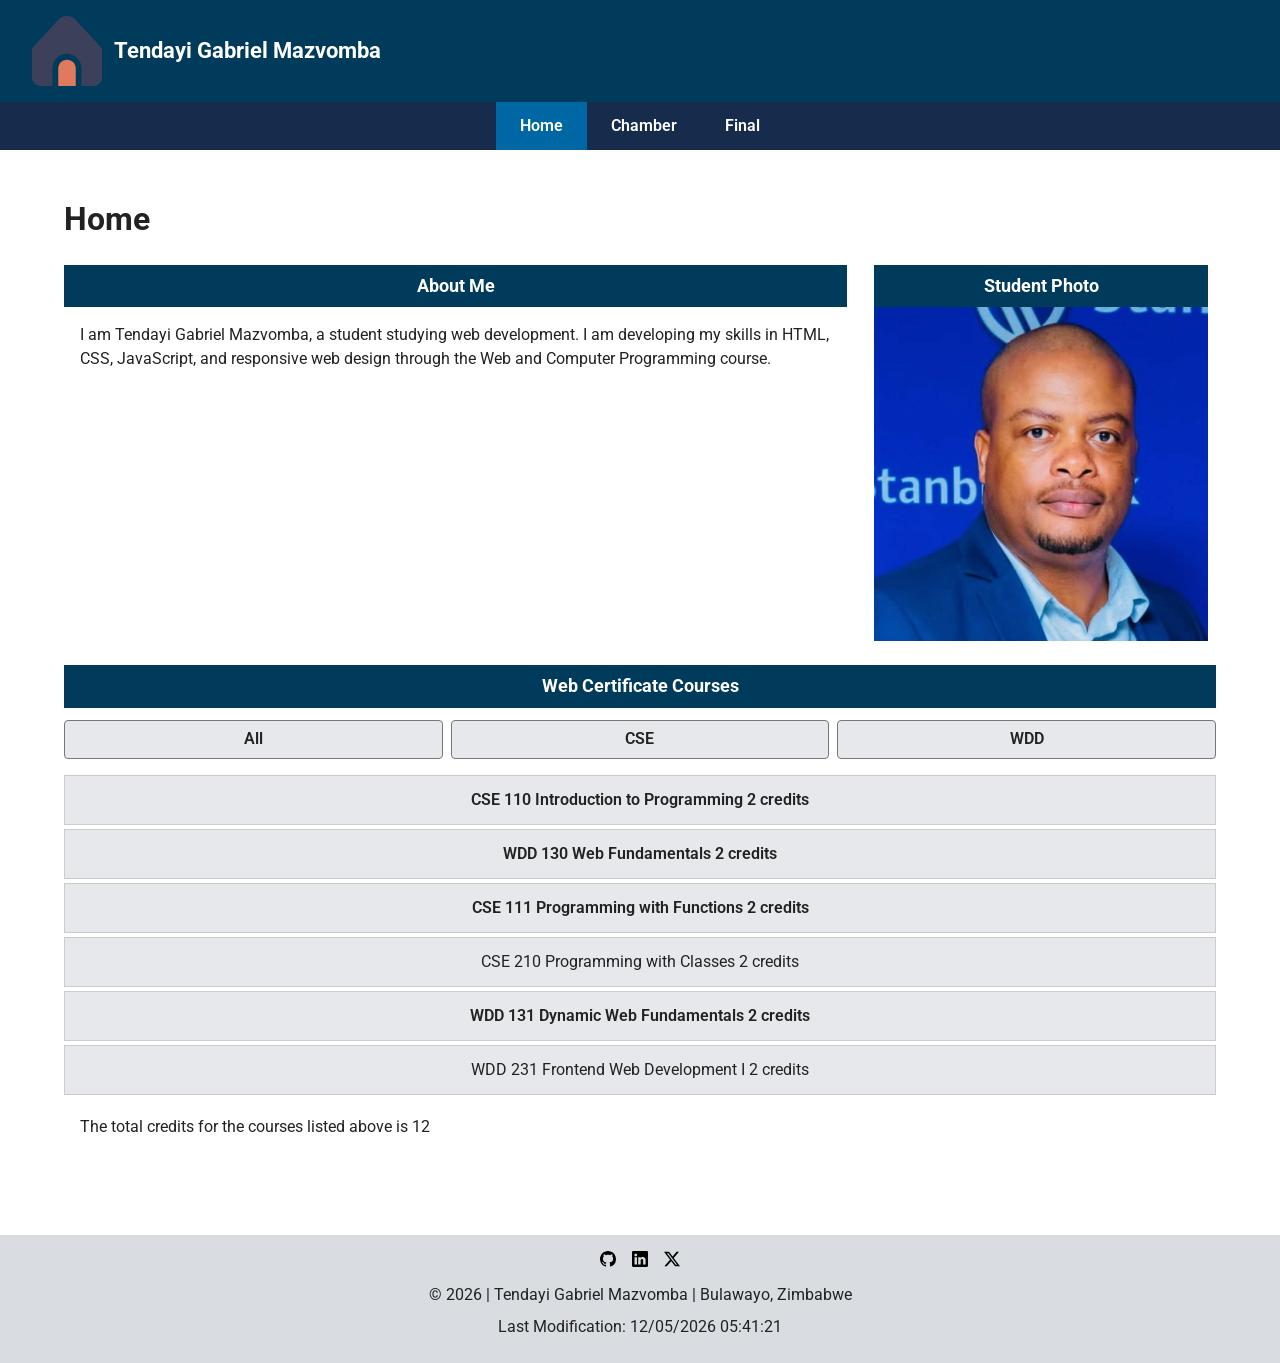
<file: index.html>
<!DOCTYPE html>
<html lang="en">

<head>
    <meta charset="UTF-8">
    <meta name="viewport" content="width=device-width, initial-scale=1.0">
    <meta name="description"
        content="WDD231 Web Frontend Development 1 course home page featuring student information, web certificate courses, projects, and learning activities.">
    <meta name="author" content="Tendayi Gabriel Mazvomba">
    <title>Course Home Page | WDD231</title>

    <!-- Open Graph / Facebook Meta Tags -->
    <meta property="og:title" content="WDD 231 - Web Frontend Development I - Tendayi Gabriel Mazvomba">

    <meta property="og:description"
        content="Explore my WDD 231 Web Frontend Development coursework, projects, and learning activities.">

    <meta property="og:image" content="https://tendayimazvomba.github.io/wdd231/images/student-photo.webp">

    <meta property="og:url" content="https://tendayimazvomba.github.io/wdd231/index.html">


    <!-- Google Fonts -->
    <link rel="preconnect" href="https://fonts.googleapis.com">
    <link rel="preconnect" href="https://fonts.gstatic.com" crossorigin>
    <link
        href="https://fonts.googleapis.com/css2?family=Open+Sans:ital,wght@0,300..800;1,300..800&family=Roboto:ital,wght@0,100..900;1,100..900&display=swap"
        rel="stylesheet">

    <!-- CSS Links -->
    <link rel="stylesheet" href="styles/small.css">
    <link rel="stylesheet" href="styles/larger.css">
    <link rel="stylesheet" href="styles/normalize.css">

    <!-- Javascript links-->
    <script src="scripts/navigation.js" defer></script>
    <script src="scripts/date.js" defer></script>
    <script src="scripts/course.js" defer></script>

    <!-- Favicon -->
    <link rel="icon" href="favicon.ico">

</head>

<body>
    <header>
        <img src="images/logo.svg" alt="Site logo">
        <span>Tendayi Gabriel Mazvomba</span>
        <button id="nav-button" class="hamburger" aria-label="navigation"></button>
    </header>
    <nav>
        <ul>
            <li><a href="index.html" class="active">Home</a></li>
            <li><a href="chamber/index.html">Chamber</a></li>
            <li><a href="#">Final</a></li>
        </ul>
    </nav>
    <main>
        <h1>Home</h1>
        <section>
            <h2>About Me</h2>
            <p>I am Tendayi Gabriel Mazvomba, a student studying web development. I am developing my skills in HTML,
                CSS, JavaScript, and responsive web design through the Web and Computer Programming course.</p>
        </section>

        <section>
            <h2>Student Photo</h2>
            <img src="images/student-photo.webp" alt="Photo of Tendayi Gabriel Mazvomba">
        </section>

        <section>
            <h2>Web Certificate Courses</h2>

            <div class="course-filter">
                <button id="all">All</button>
                <button id="cse">CSE</button>
                <button id="wdd">WDD</button>
            </div>

            <div id="course-list"></div>

            <p>
                The total credits for the courses listed above is <span id="total-credits"></span>
            </p>
        </section>

        <dialog id="course-details"></dialog>
    </main>
    <footer>
        <div class="social-links">
            <a href="https://github.com/" aria-label="Github"><img src="images/github.svg" alt="Github"></a>
            <a href="https://www.linkedin.com/" aria-label="LinkedIn"><img src="images/linkedin.svg" alt="LinkedIn"></a>
            <a href="https://x.com/" aria-label="X"><img src="images/twitter-x.svg" alt="Twitter-X"></a>
        </div>

        <div class="copyright">
            <p>
                &copy; <span id="currentyear"></span> | Tendayi Gabriel Mazvomba | Bulawayo, Zimbabwe
            </p>
        </div>

        <p id="lastModified"></p>
    </footer>

</body>

</html>
</file>
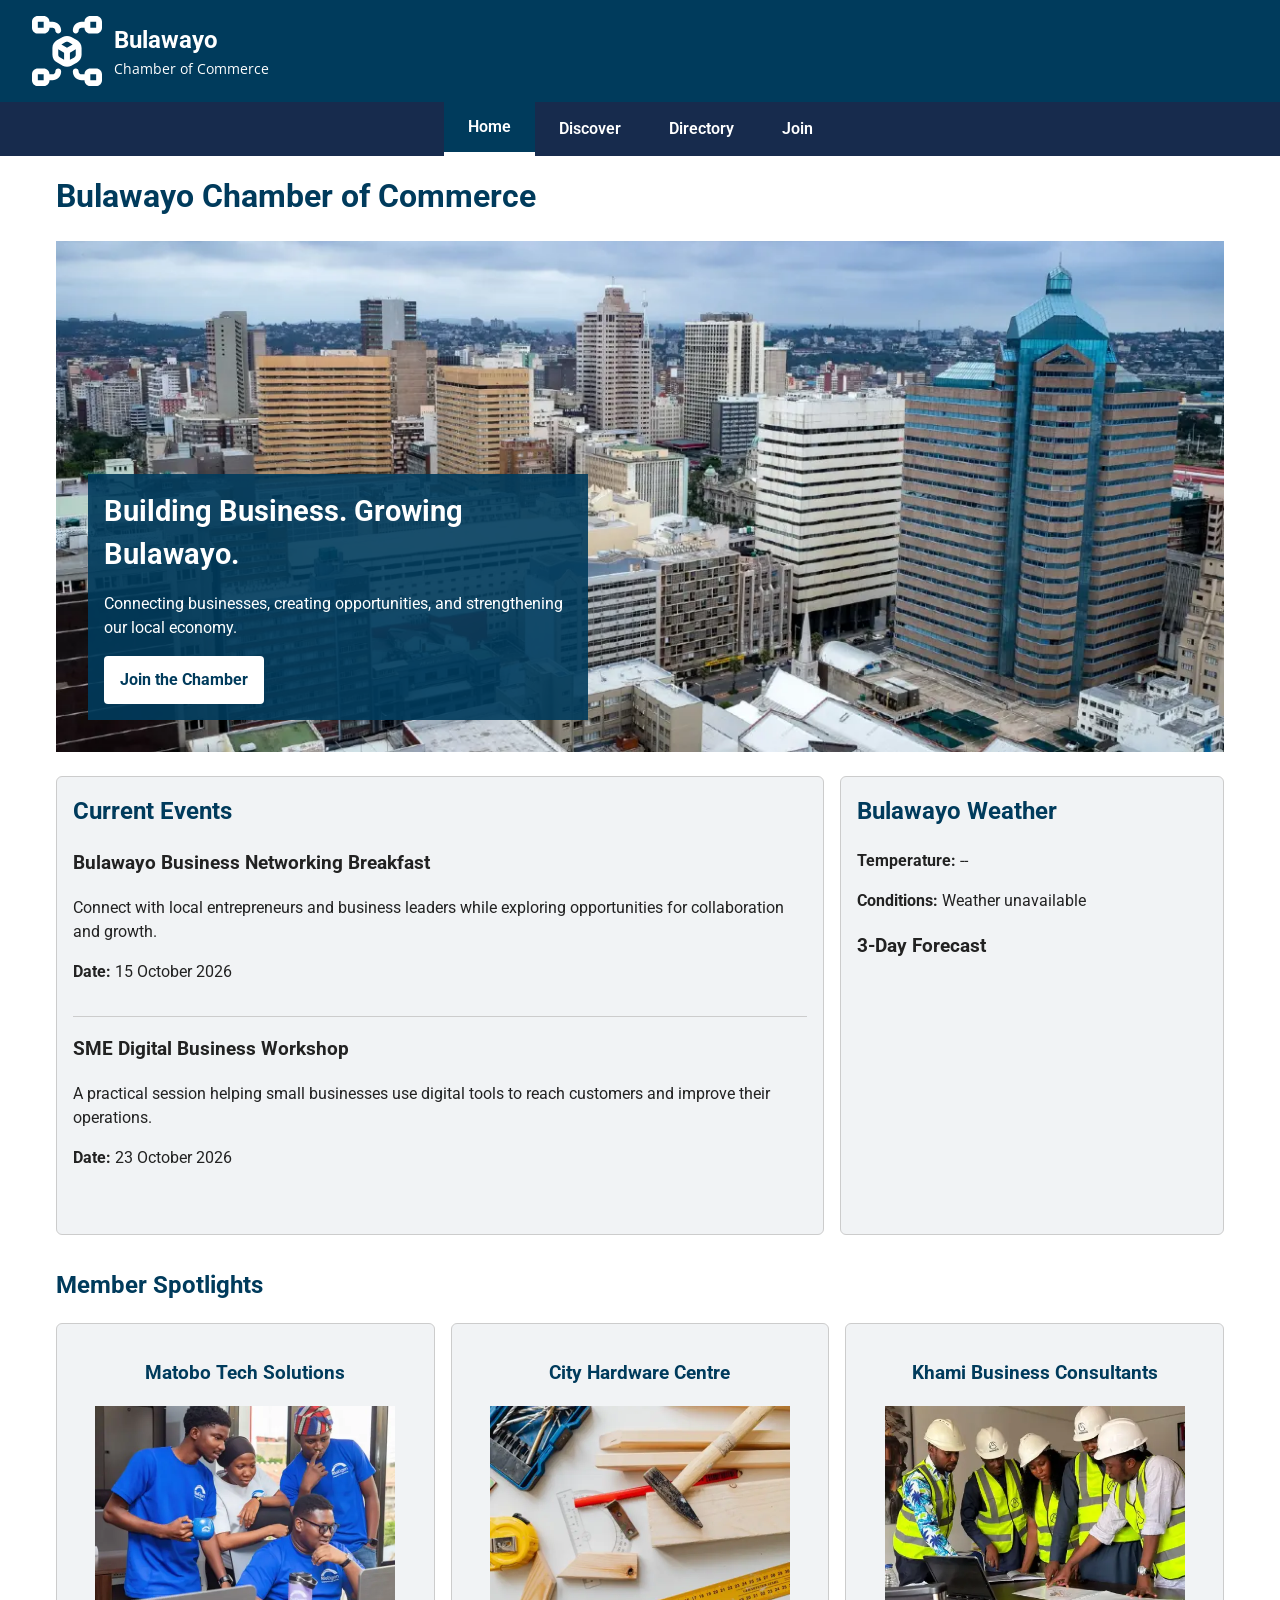
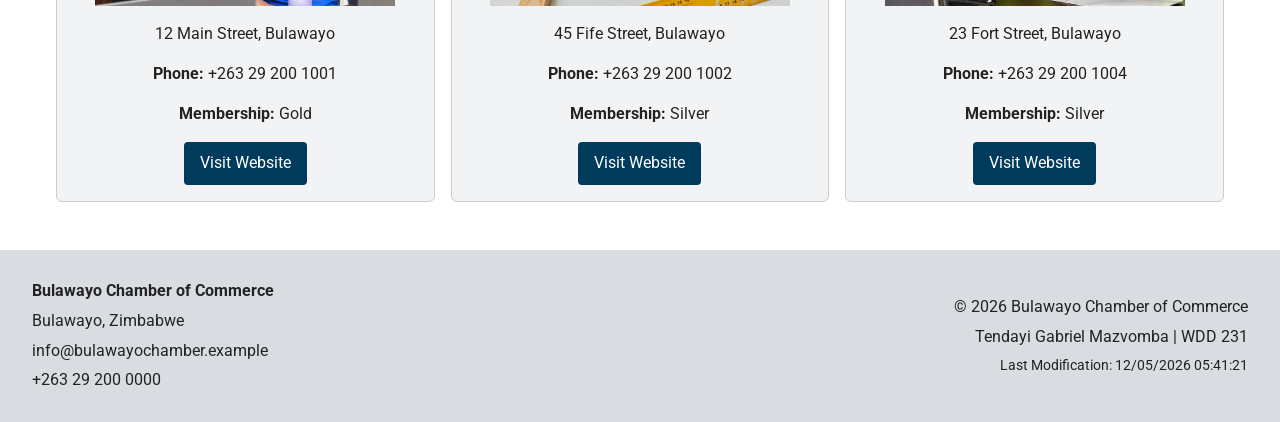
<file: chamber/index.html>
<!DOCTYPE html>
<html lang="en">

<head>
    <meta charset="UTF-8">
    <meta name="viewport" content="width=device-width, initial-scale=1.0">

    <meta name="description"
        content="Bulawayo Chamber of Commerce connects businesses, promotes economic development, and supports the business community in Bulawayo, Zimbabwe.">

    <meta name="author" content="Tendayi Gabriel Mazvomba">

    <title>Home | Bulawayo Chamber of Commerce</title>

    <!-- Open Graph -->
    <meta property="og:title" content="Bulawayo Chamber of Commerce">

    <meta property="og:description"
        content="Connecting businesses and supporting economic growth in Bulawayo, Zimbabwe.">

    <meta property="og:image" content="https://tendayimazvomba.github.io/wdd231/chamber/images/hero.webp">

    <meta property="og:url" content="https://tendayimazvomba.github.io/wdd231/chamber/">

    <meta property="og:type" content="website">

    <link rel="icon" href="favicon.ico">

    <!-- Google Fonts -->
    <link rel="preconnect" href="https://fonts.googleapis.com">
    <link rel="preconnect" href="https://fonts.gstatic.com" crossorigin>
    <link
        href="https://fonts.googleapis.com/css2?family=Open+Sans:ital,wght@0,300..800;1,300..800&family=Roboto:ital,wght@0,100..900;1,100..900&display=swap"
        rel="stylesheet">


    <!-- CSS -->
    <link rel="stylesheet" href="styles/normalize.css">
    <link rel="stylesheet" href="styles/small.css">
    <link rel="stylesheet" href="styles/larger.css">

    <!-- JavaScript -->
    <script src="scripts/navigation.js" defer></script>
    <script src="scripts/home.js" defer></script>
</head>

<body>

    <header>
        <div class="site-brand">
            <img src="images/logo.svg" alt="Bulawayo Chamber of Commerce logo" width="70" height="70">

            <div>
                <span>Bulawayo</span>
                <p>Chamber of Commerce</p>
            </div>
        </div>

        <button id="nav-button" class="hamburger" type="button" aria-label="Open navigation menu" aria-expanded="false">
        </button>
    </header>

    <nav id="navigation">
        <ul>
            <li><a href="index.html" class="active">Home</a></li>
            <li><a href="discover.html">Discover</a></li>
            <li><a href="directory.html">Directory</a></li>
            <li><a href="join.html">Join</a></li>
        </ul>
    </nav>

    <main class="home-main">

        <h1>Bulawayo Chamber of Commerce</h1>

        <!-- Hero -->
        <section class="hero">
            <img src="images/hero.webp" alt="Business district in Bulawayo, Zimbabwe" width="1200" height="600">

            <div class="hero-content">
                <h2>Building Business. Growing Bulawayo.</h2>
                <p>Connecting businesses, creating opportunities, and strengthening our local economy.</p>

                <a href="join.html" class="cta-button">
                    Join the Chamber
                </a>
            </div>
        </section>

        <!-- Information -->
        <div class="home-information">

            <!-- Events -->
            <section class="events">
                <h2>Current Events</h2>

                <article>
                    <h3>Bulawayo Business Networking Breakfast</h3>
                    <p>
                        Connect with local entrepreneurs and business
                        leaders while exploring opportunities for
                        collaboration and growth.
                    </p>
                    <p><strong>Date:</strong> 15 October 2026</p>
                </article>

                <article>
                    <h3>SME Digital Business Workshop</h3>
                    <p>
                        A practical session helping small businesses
                        use digital tools to reach customers and
                        improve their operations.
                    </p>
                    <p><strong>Date:</strong> 23 October 2026</p>
                </article>
            </section>

            <!-- Weather -->
            <section class="weather">
                <h2>Bulawayo Weather</h2>

                <div class="current-weather">
                    <p>
                        <strong>Temperature:</strong>
                        <span id="current-temp">--</span>
                    </p>

                    <p>
                        <strong>Conditions:</strong>
                        <span id="weather-description">Loading...</span>
                    </p>
                </div>

                <h3>3-Day Forecast</h3>

                <div id="forecast"></div>
            </section>

        </div>

        <!-- Member Spotlights -->
        <section class="spotlight-section">
            <h2>Member Spotlights</h2>

            <div id="spotlights"></div>
        </section>

    </main>

    <footer>

        <div class="contact-info">
            <p><strong>Bulawayo Chamber of Commerce</strong></p>
            <p>Bulawayo, Zimbabwe</p>
            <p>info@bulawayochamber.example</p>
            <p>+263 29 200 0000</p>
        </div>

        <div class="development-info">
            <p>
                &copy; <span id="currentyear"></span>
                Bulawayo Chamber of Commerce
            </p>

            <p>Tendayi Gabriel Mazvomba | WDD 231</p>

            <p id="lastModified"></p>
        </div>

    </footer>

</body>

</html>
</file>
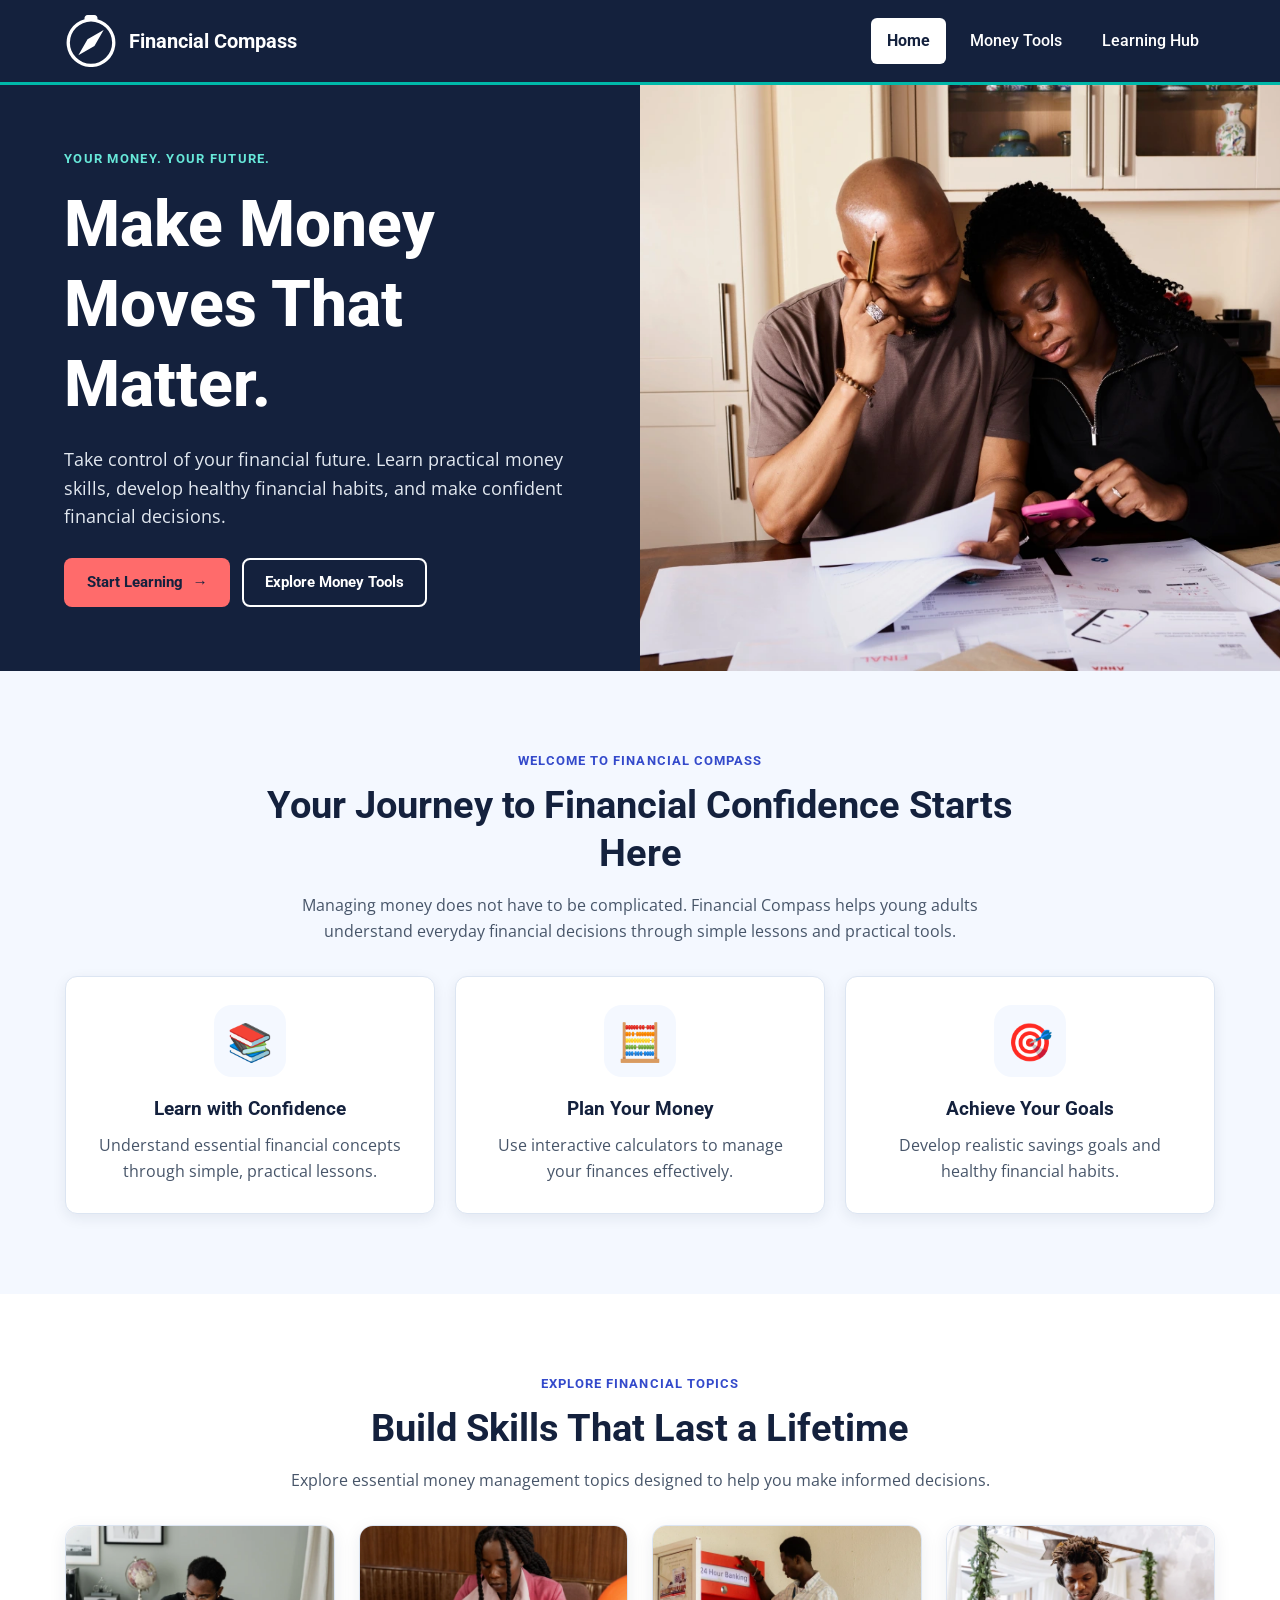
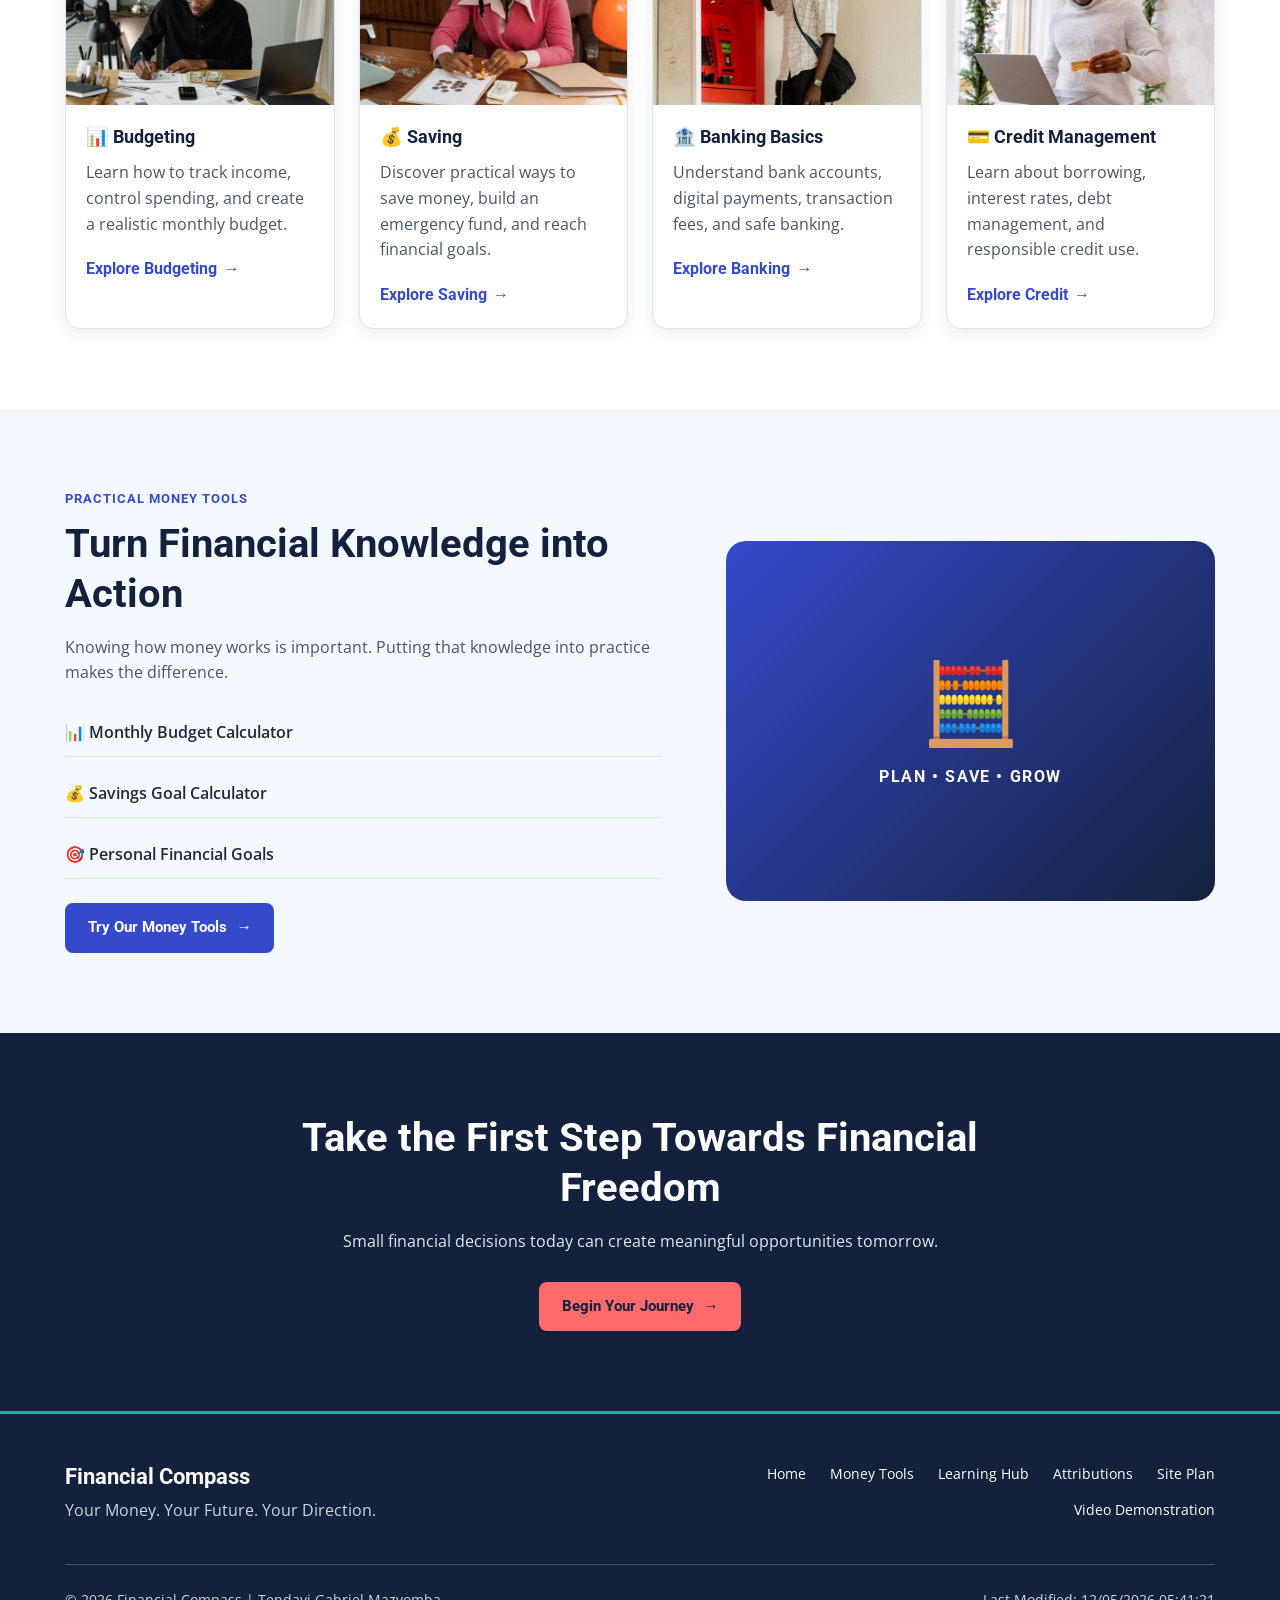
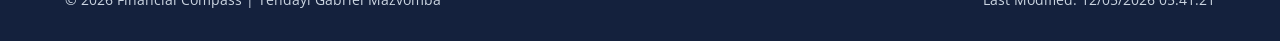
<file: project/index.html>
<!DOCTYPE html>
<html lang="en">

<head>
    <meta charset="UTF-8">
    <meta name="viewport" content="width=device-width, initial-scale=1.0">

    <title>Financial Compass | Your Money, Your Future</title>

    <meta name="description"
        content="Build financial confidence with Financial Compass. Learn budgeting, saving, banking, credit management, and explore practical money tools.">

    <meta name="author" content="Tendayi Gabriel Mazvomba">

    <!-- Open Graph -->
    <meta property="og:title" content="Financial Compass | Your Money, Your Future">
    <meta property="og:description"
        content="Learn practical money management skills and build confidence in your financial future.">
    <meta property="og:type" content="website">
    <meta property="og:image" content="https://tendayimazvomba.github.io/wdd231/project/images/hero.webp">
    <meta property="og:url" content="https://tendayimazvomba.github.io/wdd231/project/">

    <!-- Favicon -->
    <link rel="icon" href="favicon.ico">

    <!-- Google Fonts -->
    <link rel="preconnect" href="https://fonts.googleapis.com">
    <link rel="preconnect" href="https://fonts.gstatic.com" crossorigin>
    <link
        href="https://fonts.googleapis.com/css2?family=Open+Sans:wght@400;500;600;700&family=Roboto:wght@400;500;600;700;800&display=swap"
        rel="stylesheet">

    <!-- CSS -->
    <link rel="stylesheet" href="styles/normalize.css">
    <link rel="stylesheet" href="styles/small.css">
    <link rel="stylesheet" href="styles/large.css">


    <!-- JavaScript -->
    <script type="module" src="scripts/main.js"></script>
</head>

<body>

    <!-- Header -->
    <header class="site-header">
        <div class="header-container">

            <a href="index.html" class="brand" aria-label="Financial Compass homepage">
                <img src="images/logo.svg" alt="" width="52" height="52">
                <span>Financial Compass</span>
            </a>

            <button id="menu-button" class="menu-button" type="button" aria-label="Open navigation menu"
                aria-expanded="false" aria-controls="primary-navigation">
                <span aria-hidden="true">☰</span>
            </button>

            <nav id="primary-navigation" class="primary-navigation" aria-label="Main navigation">

                <ul>
                    <li>
                        <a href="index.html" class="active" aria-current="page">Home</a>
                    </li>
                    <li>
                        <a href="tools.html">Money Tools</a>
                    </li>
                    <li>
                        <a href="resources.html">Learning Hub</a>
                    </li>
                </ul>

            </nav>
        </div>
    </header>

    <main>

        <!-- Hero Section -->
        <section class="hero">

            <div class="hero-content">

                <p class="eyebrow">YOUR MONEY. YOUR FUTURE.</p>

                <h1>Make Money Moves That Matter.</h1>

                <p class="hero-description">
                    Take control of your financial future.
                    Learn practical money skills, develop
                    healthy financial habits, and make
                    confident financial decisions.
                </p>

                <div class="hero-actions">

                    <a href="resources.html" class="button button-coral">
                        Start Learning
                        <span aria-hidden="true">→</span>
                    </a>

                    <a href="tools.html" class="button button-outline">
                        Explore Money Tools
                    </a>

                </div>
            </div>

            <div class="hero-image">
                <img src="images/hero.webp" alt="Young adults exploring financial planning together" width="1200"
                    height="800" fetchpriority="high">
            </div>

        </section>

        <!-- Introduction -->
        <section class="introduction section-container">

            <div class="section-heading">
                <p class="section-label">WELCOME TO FINANCIAL COMPASS</p>

                <h2>Your Journey to Financial Confidence Starts Here</h2>

                <p>
                    Managing money does not have to be complicated.
                    Financial Compass helps young adults understand
                    everyday financial decisions through simple
                    lessons and practical tools.
                </p>
            </div>

            <div class="benefits-grid">

                <article class="benefit">

                    <div class="icon-wrapper">
                        <span class="feature-icon" aria-hidden="true">📚</span>
                    </div>

                    <h3>Learn with Confidence</h3>

                    <p>
                        Understand essential financial concepts
                        through simple, practical lessons.
                    </p>

                </article>

                <article class="benefit">

                    <div class="icon-wrapper">
                        <span class="feature-icon" aria-hidden="true">🧮</span>
                    </div>

                    <h3>Plan Your Money</h3>

                    <p>
                        Use interactive calculators to
                        manage your finances effectively.
                    </p>

                </article>

                <article class="benefit">

                    <div class="icon-wrapper">
                        <span class="feature-icon" aria-hidden="true">🎯</span>
                    </div>

                    <h3>Achieve Your Goals</h3>

                    <p>
                        Develop realistic savings goals
                        and healthy financial habits.
                    </p>

                </article>

            </div>
        </section>

        <!-- Financial Topics -->
        <section class="topics-section">

            <div class="section-container">

                <div class="section-heading">

                    <p class="section-label">EXPLORE FINANCIAL TOPICS</p>

                    <h2>Build Skills That Last a Lifetime</h2>

                    <p>
                        Explore essential money management topics
                        designed to help you make informed decisions.
                    </p>

                </div>

                <div class="topics-grid">

                    <!-- Budgeting -->
                    <article class="topic-card">

                        <img src="images/budgeting.webp" alt="Young adult preparing a monthly budget" width="600"
                            height="400" loading="lazy">

                        <div class="topic-content">

                            <h3>📊 Budgeting</h3>

                            <p>
                                Learn how to track income,
                                control spending, and create
                                a realistic monthly budget.
                            </p>

                            <a href="resources.html?category=budgeting">
                                Explore Budgeting
                                <span aria-hidden="true">→</span>
                            </a>

                        </div>
                    </article>

                    <!-- Saving -->
                    <article class="topic-card">

                        <img src="images/saving.webp" alt="Money and coins arranged for a savings goal" width="600"
                            height="400" loading="lazy">

                        <div class="topic-content">

                            <h3>💰 Saving</h3>

                            <p>
                                Discover practical ways to save
                                money, build an emergency fund,
                                and reach financial goals.
                            </p>

                            <a href="resources.html?category=saving">
                                Explore Saving
                                <span aria-hidden="true">→</span>
                            </a>

                        </div>
                    </article>

                    <!-- Banking -->
                    <article class="topic-card">

                        <img src="images/banking.webp" alt="Young adult using digital banking on an ATM" width="600"
                            height="400" loading="lazy">

                        <div class="topic-content">

                            <h3>🏦 Banking Basics</h3>

                            <p>
                                Understand bank accounts,
                                digital payments, transaction
                                fees, and safe banking.
                            </p>

                            <a href="resources.html?category=banking">
                                Explore Banking
                                <span aria-hidden="true">→</span>
                            </a>

                        </div>
                    </article>

                    <!-- Credit -->
                    <article class="topic-card">

                        <img src="images/credit.webp" alt="Young adult reviewing a payment card and finances"
                            width="600" height="400" loading="lazy">

                        <div class="topic-content">

                            <h3>💳 Credit Management</h3>

                            <p>
                                Learn about borrowing,
                                interest rates, debt management,
                                and responsible credit use.
                            </p>

                            <a href="resources.html?category=credit">
                                Explore Credit
                                <span aria-hidden="true">→</span>
                            </a>

                        </div>
                    </article>

                </div>
            </div>
        </section>

        <!-- Money Tools -->
        <section class="tools-preview section-container">

            <div class="tools-preview-content">

                <p class="section-label">PRACTICAL MONEY TOOLS</p>

                <h2>Turn Financial Knowledge into Action</h2>

                <p>
                    Knowing how money works is important.
                    Putting that knowledge into practice
                    makes the difference.
                </p>

                <ul class="tools-list">
                    <li>📊 Monthly Budget Calculator</li>
                    <li>💰 Savings Goal Calculator</li>
                    <li>🎯 Personal Financial Goals</li>
                </ul>

                <a href="tools.html" class="button button-blue">
                    Try Our Money Tools
                    <span aria-hidden="true">→</span>
                </a>

            </div>

            <div class="tools-preview-visual" aria-hidden="true">

                <div class="visual-icon">
                    🧮
                </div>

                <p>PLAN • SAVE • GROW</p>

            </div>

        </section>

        <!-- Call to Action -->
        <section class="cta-section">

            <div class="section-container cta-content">

                <h2>Take the First Step Towards Financial Freedom</h2>

                <p>
                    Small financial decisions today can
                    create meaningful opportunities tomorrow.
                </p>

                <a href="resources.html" class="button button-coral">
                    Begin Your Journey
                    <span aria-hidden="true">→</span>
                </a>

            </div>

        </section>

    </main>

    <!-- Footer -->
    <footer class="site-footer">

        <div class="footer-container">

            <div class="footer-brand">

                <h2>Financial Compass</h2>

                <p>Your Money. Your Future. Your Direction.</p>

            </div>

            <nav class="footer-links" aria-label="Footer navigation">

                <a href="index.html">Home</a>
                <a href="tools.html">Money Tools</a>
                <a href="resources.html">Learning Hub</a>
                <a href="attributions.html">Attributions</a>
                <a href="siteplan.html">Site Plan</a>
                <a href="https://youtu.be/7rfV9D_4xpo" id="video-link">Video Demonstration</a>

            </nav>

            <div class="footer-bottom">

                <p>
                    &copy; <span id="current-year">2026</span>
                    Financial Compass | Tendayi Gabriel Mazvomba
                </p>

                <p>
                    Last Modified:
                    <span id="last-modified"></span>
                </p>

            </div>

        </div>

    </footer>

</body>

</html>
</file>
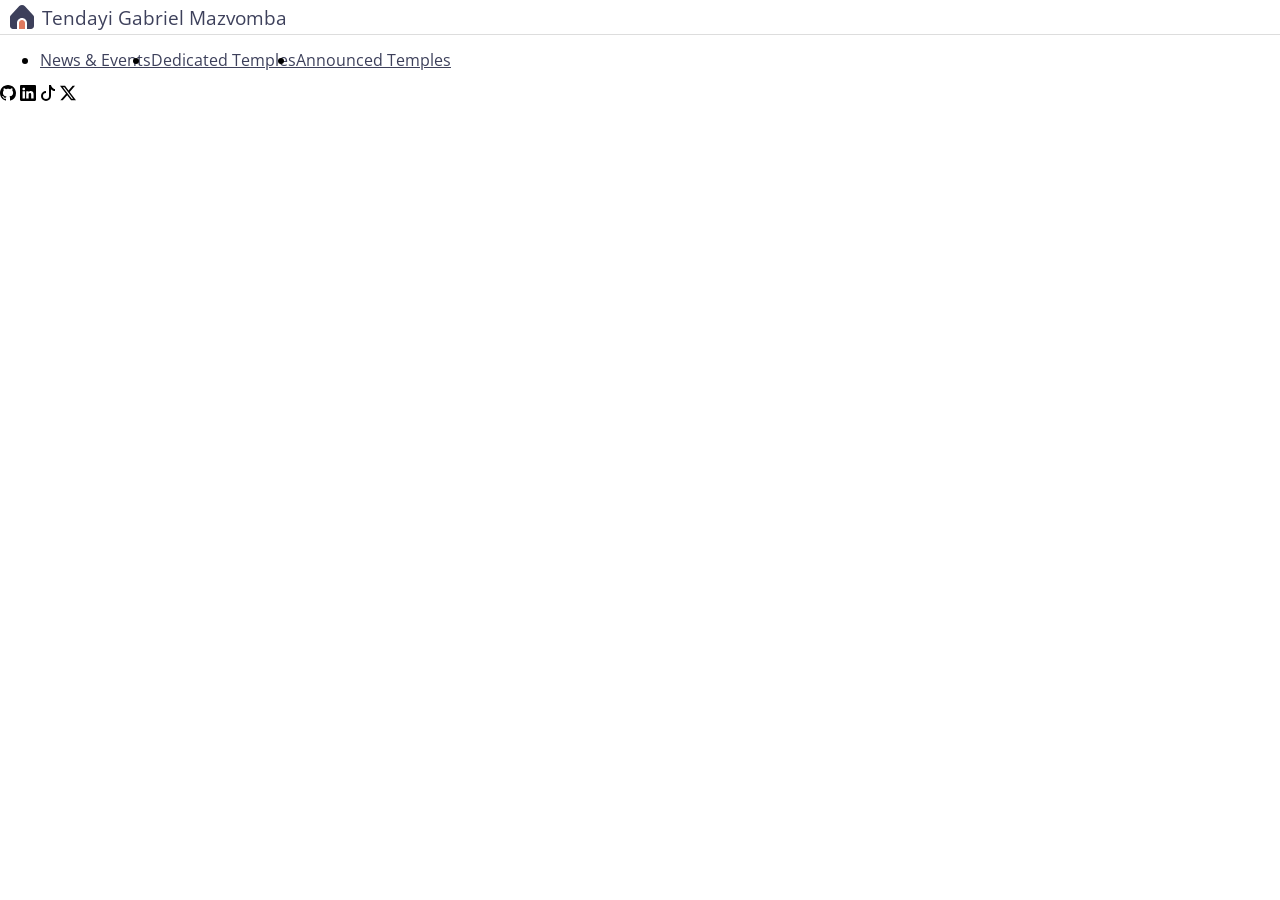
<file: week01/code-along-header/index.html>
<!DOCTYPE html>
<html lang="en">

<head>
    <meta charset="UTF-8">
    <meta name="viewport" content="width=device-width, initial-scale=1.0">
    <meta name="description" content="code along for week one site header">
    <meta name="author" content="Tendayi Gabriel Mazvomba">
    <title>Site Header | WDD231</title>

    <link rel="preconnect" href="https://fonts.googleapis.com">
    <link rel="preconnect" href="https://fonts.gstatic.com" crossorigin>
    <link
        href="https://fonts.googleapis.com/css2?family=Open+Sans:ital,wght@0,300..800;1,300..800&family=Roboto:ital,wght@0,100..900;1,100..900&display=swap"
        rel="stylesheet">

    <link rel="stylesheet" href="styles/base.css">
    <link rel="stylesheet" href="styles/larger.css">
    <link rel="stylesheet" href="styles/normalize.css">

    <script src="scripts/navigation.js" defer></script>
</head>

<body>
    <header>
        <img src="images/home.svg" alt="Site Logo" width="512" height="512">
        <span>Tendayi Gabriel Mazvomba</span>
        <button id="hamburger-btn" class="hamburger"></button>
    </header>
    <nav id="nav-bar" class="navigation">
        <ul>
            <li class="current"><a href="#">News & Events</a></li>
            <li><a href="#">Dedicated Temples</a></li>
            <li><a href="#">Announced Temples</a></li>
        </ul>
    </nav>
    <footer>
        <div class="social-media">
            <a href="https://github.com/"><img src="images/github.svg" alt="Github"></a>
            <a href="https://www.linkedin.com/"><img src="images/linkedin.svg" alt="LinkedIn"></a>
            <a href="https://www.tiktok.com/en/"><img src="images/tiktok.svg" alt="TikTok"></a>
            <a href="https://x.com/"><img src="images/twitter-x.svg" alt="Twitter-X"></a>

        </div>
    </footer>

</body>

</html>
</file>
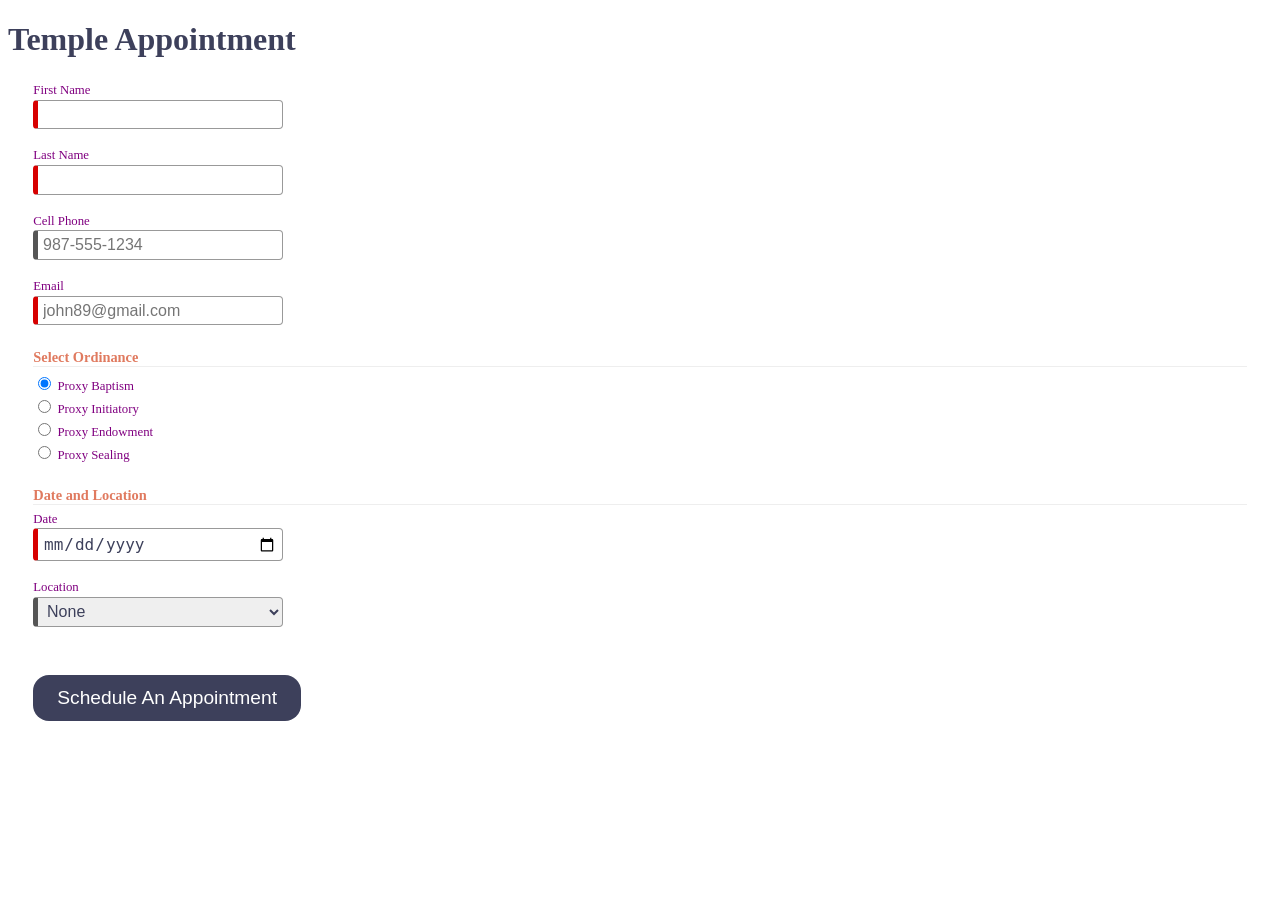
<file: week04/startHere/index.html>
<!DOCTYPE html>
<html lang="en">

<head>
  <meta charset="UTF-8">
  <meta name="viewport" content="width=device-width, initial-scale=1.0">
  <meta name="description" content="Web Lab Start File">
  <meta name="author" content="Paul Cheney">

  <link rel="stylesheet" href="styles/small.css">
  <link rel="stylesheet" href="styles/large.css">

  <title>Web Lab Start File</title>
</head>

<body>

  <main>
    <h1>Temple Appointment</h1>

    <form method="GET" action="thanks.html" class="designOne">
      <label>First Name <input type="text" name="first" required autocomplete="given-name" title="Your First Name"></label>
        <label>Last Name <input type="text" name="last" required autocomplete="family-name" title="Your Last Name"></label>
        <label>Cell Phone <input type="tel" name="phone"  autocomplete="tel" title="A Phone Number with dashes" placeholder="987-555-1234" ></label>
        <label>Email <input type="email" name="email" required placeholder="john89@gmail.com"  title="Your Email" autocomplete="email"></label>
  

        <h3>Select Ordinance</h3>
        <label><input type="radio" name="ordinance" value="Baptism" checked> Proxy Baptism</label>
        <label><input type="radio" name="ordinance" value="Initiatory"> Proxy Initiatory</label>
        <label><input type="radio" name="ordinance" value="Endowment"> Proxy Endowment</label>
        <label><input type="radio" name="ordinance" value="Sealing"> Proxy Sealing</label>

        
        <h3>Date and Location</h3>
        <label>Date <input type="date" name="date" required></label>

        <label>Location
          <select name="location" required>
            <option value="">None</option>
            <option value="Payson">Payson</option>
            <option value="Orem">Orem</option>
            <option value="Provo City Center">Provo City Center</option>
        </label>

        <input type="submit" value="Schedule An Appointment">
    </form>

    
  </main>

</body>
</html>
</file>
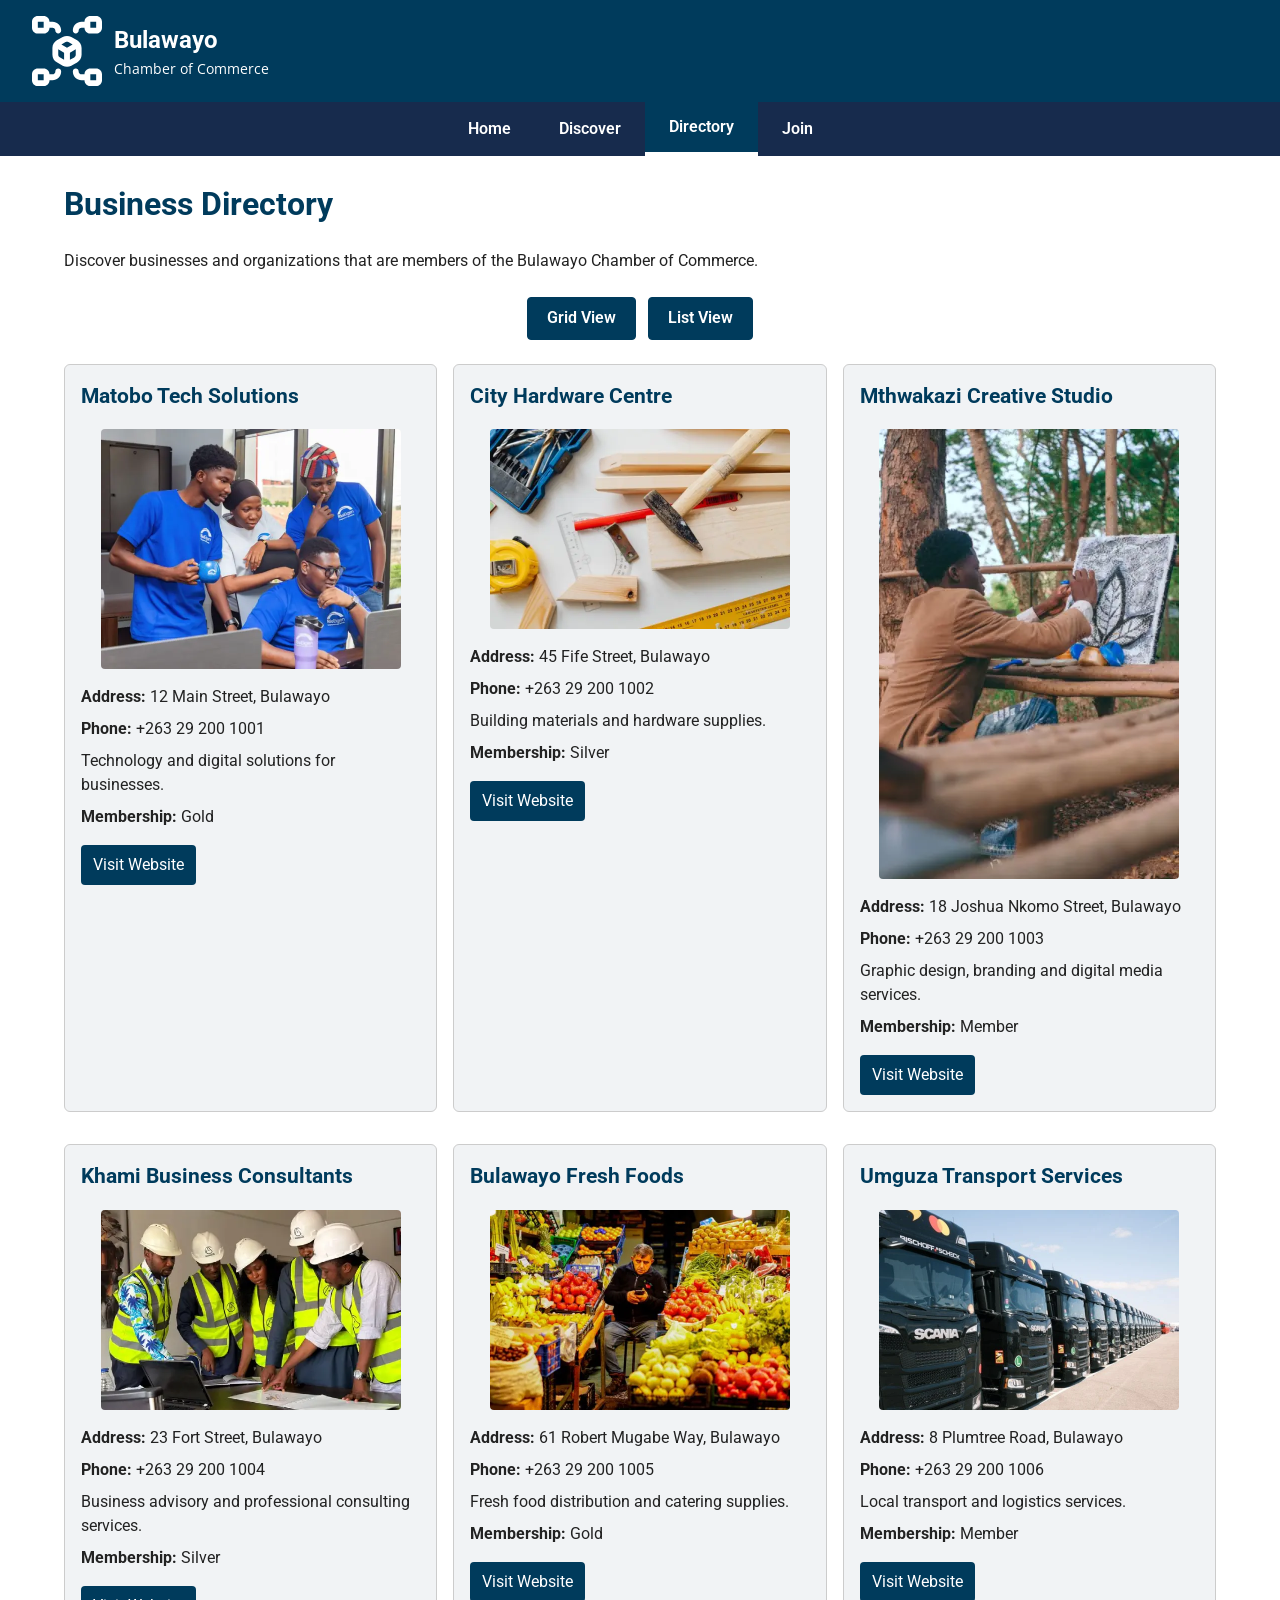
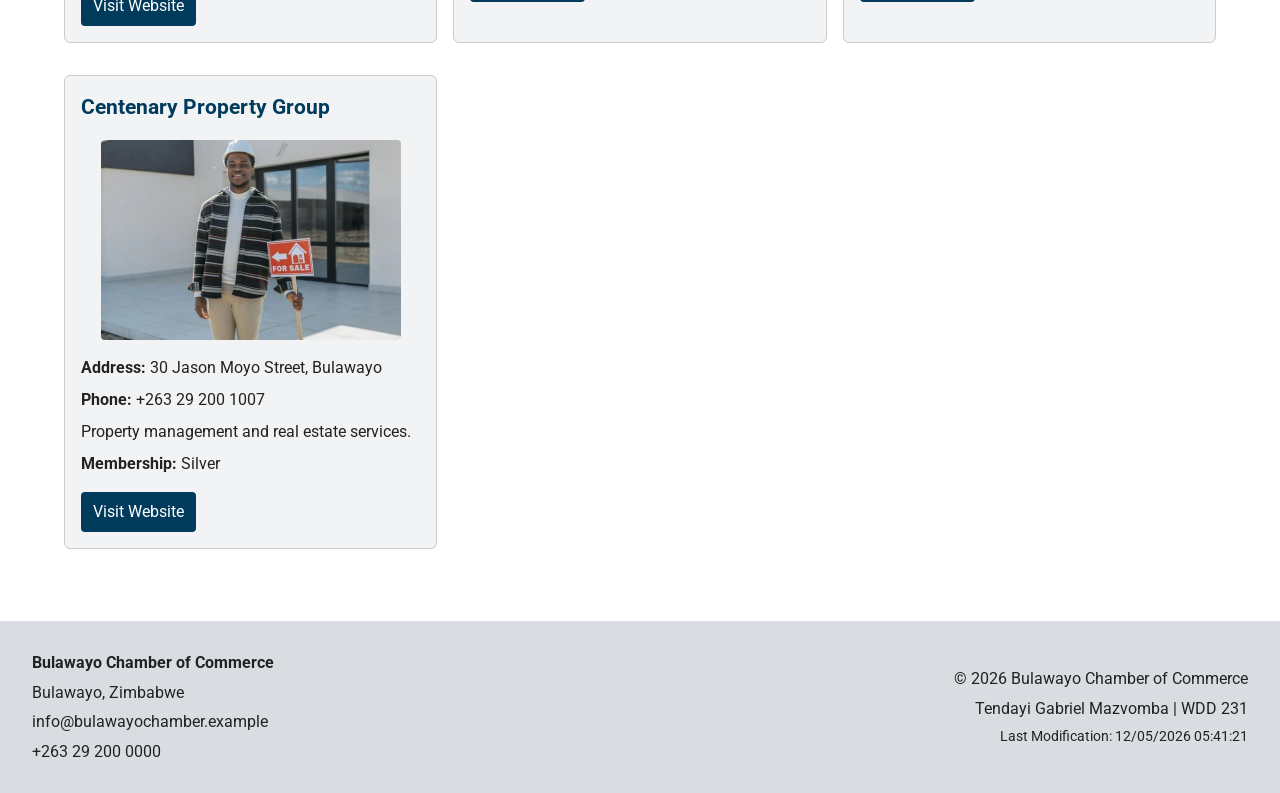
<file: chamber/directory.html>
<!DOCTYPE html>
<html lang="en">

<head>
    <meta charset="UTF-8">
    <meta name="viewport" content="width=device-width, initial-scale=1.0">

    <meta name="description"
        content="Explore businesses and organizations that are members of the Bulawayo Chamber of Commerce in Bulawayo, Zimbabwe.">

    <meta name="author" content="Tendayi Gabriel Mazvomba">

    <title>Directory | Bulawayo Chamber of Commerce</title>

    <!-- Open Graph / Facebook Meta Tags -->
    <meta property="og:title" content="Bulawayo Chamber of Commerce | Business Directory">

    <meta property="og:description"
        content="Explore businesses and organizations that are members of the Bulawayo Chamber of Commerce in Bulawayo, Zimbabwe.">

    <meta property="og:image" content="https://tendayimazvomba.github.io/wdd231/chamber/images/social-share.webp">

    <meta property="og:url" content="https://tendayimazvomba.github.io/wdd231/chamber/directory.html">

    <meta property="og:type" content="website">

    <!-- Favicon -->
    <link rel="icon" href="favicon.ico">

    <!-- Google Fonts -->
    <link rel="preconnect" href="https://fonts.googleapis.com">
    <link rel="preconnect" href="https://fonts.gstatic.com" crossorigin>
    <link
        href="https://fonts.googleapis.com/css2?family=Open+Sans:ital,wght@0,300..800;1,300..800&family=Roboto:ital,wght@0,100..900;1,100..900&display=swap"
        rel="stylesheet">

    <!-- CSS -->
    <link rel="stylesheet" href="styles/normalize.css">
    <link rel="stylesheet" href="styles/small.css">
    <link rel="stylesheet" href="styles/larger.css">

    <!-- JavaScript -->
    <script src="scripts/navigation.js" defer></script>
    <script src="scripts/directory.js" defer></script>
</head>

<body>

    <header>
        <div class="site-brand">
            <img src="images/logo.svg" alt="Bulawayo Chamber of Commerce logo" width="70" height="70">

            <div>
                <span>Bulawayo</span>
                <p>Chamber of Commerce</p>
            </div>
        </div>

        <button id="nav-button" class="hamburger" type="button" aria-label="Open navigation menu" aria-expanded="false">
        </button>
    </header>

    <nav id="navigation">
        <ul>
            <li><a href="index.html">Home</a></li>
            <li><a href="discover.html">Discover</a></li>
            <li><a href="directory.html" class="active">Directory</a></li>
            <li><a href="join.html">Join</a></li>
        </ul>
    </nav>

    <main>

        <h1>Business Directory</h1>

        <p class="directory-intro">
            Discover businesses and organizations that are members of the
            Bulawayo Chamber of Commerce.
        </p>

        <div class="directory-menu">
            <button id="grid" type="button">Grid View</button>
            <button id="list" type="button">List View</button>
        </div>

        <div id="members" class="grid"></div>

    </main>

    <footer>

        <div class="contact-info">
            <p><strong>Bulawayo Chamber of Commerce</strong></p>
            <p>Bulawayo, Zimbabwe</p>
            <p>info@bulawayochamber.example</p>
            <p>+263 29 200 0000</p>
        </div>

        <div class="development-info">
            <p>
                &copy; <span id="currentyear"></span>
                Bulawayo Chamber of Commerce
            </p>

            <p>
                Tendayi Gabriel Mazvomba | WDD 231
            </p>

            <p id="lastModified"></p>
        </div>

    </footer>

</body>

</html>
</file>
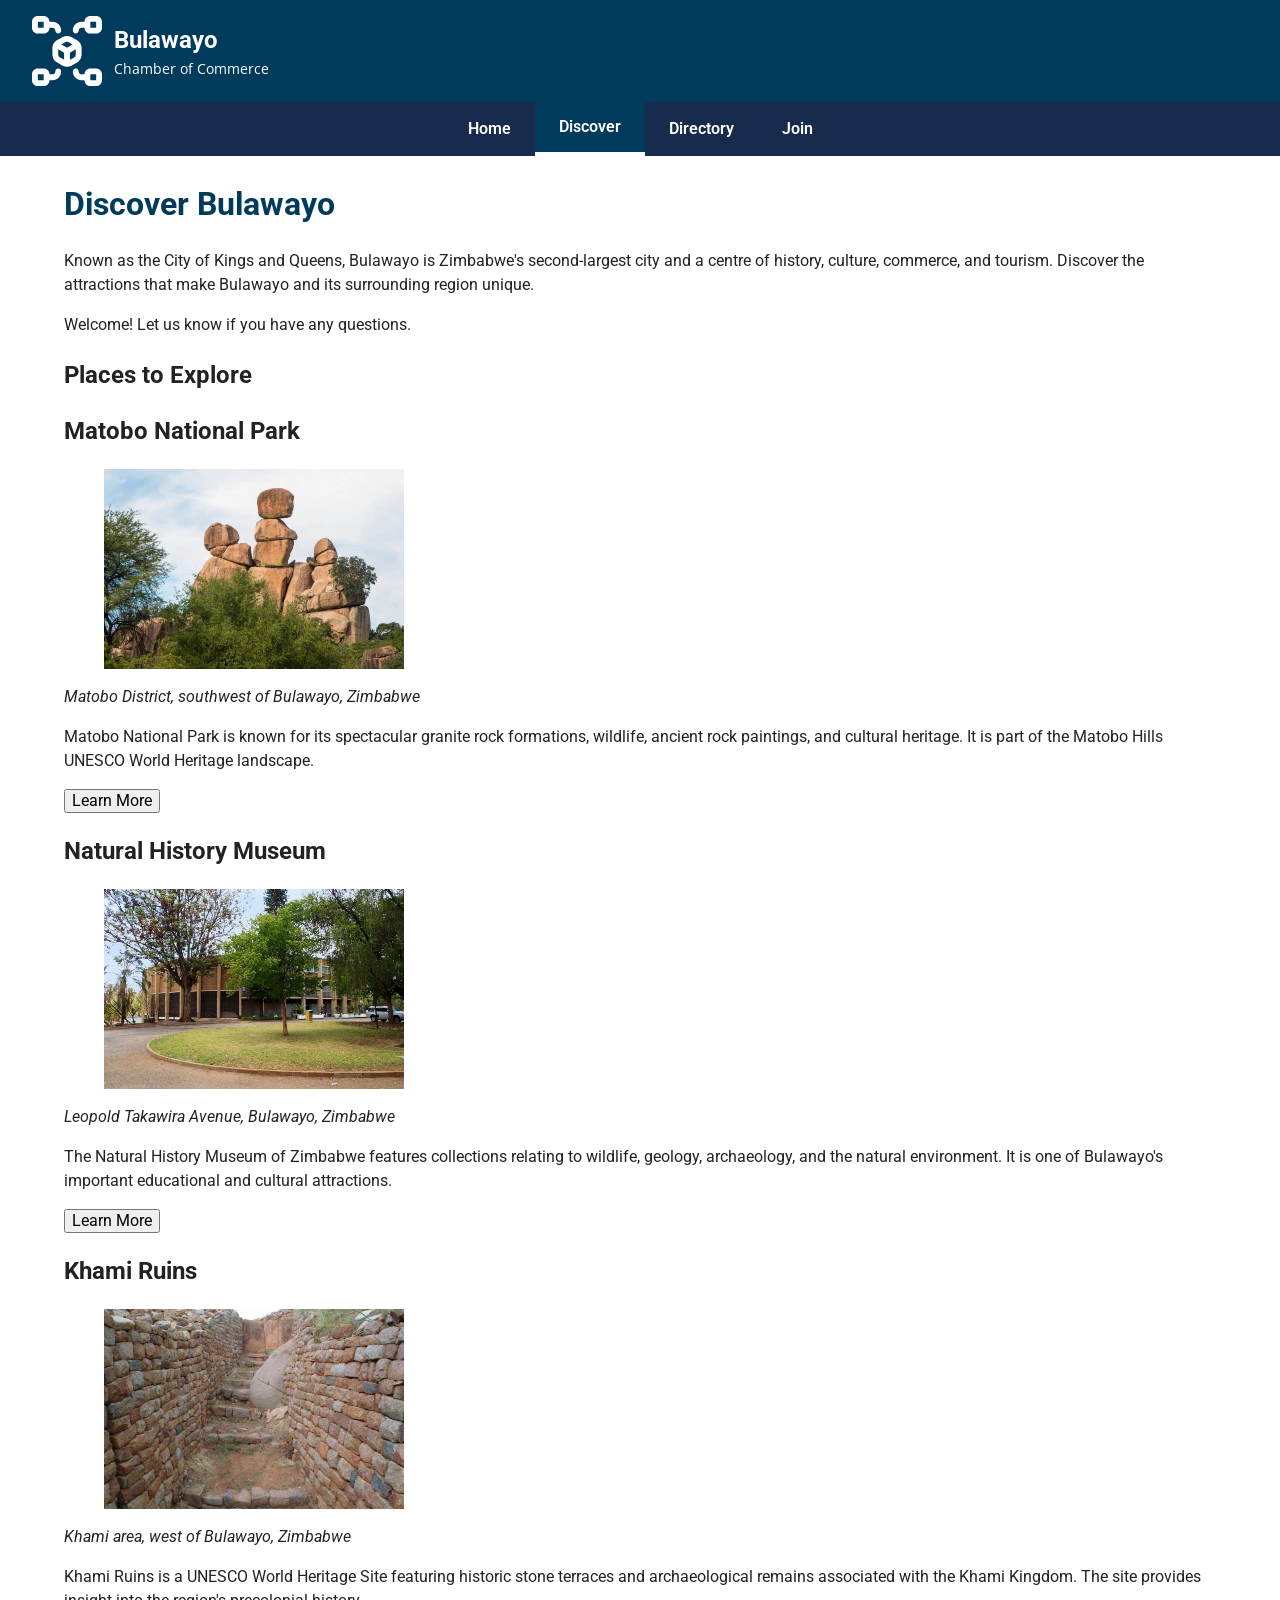
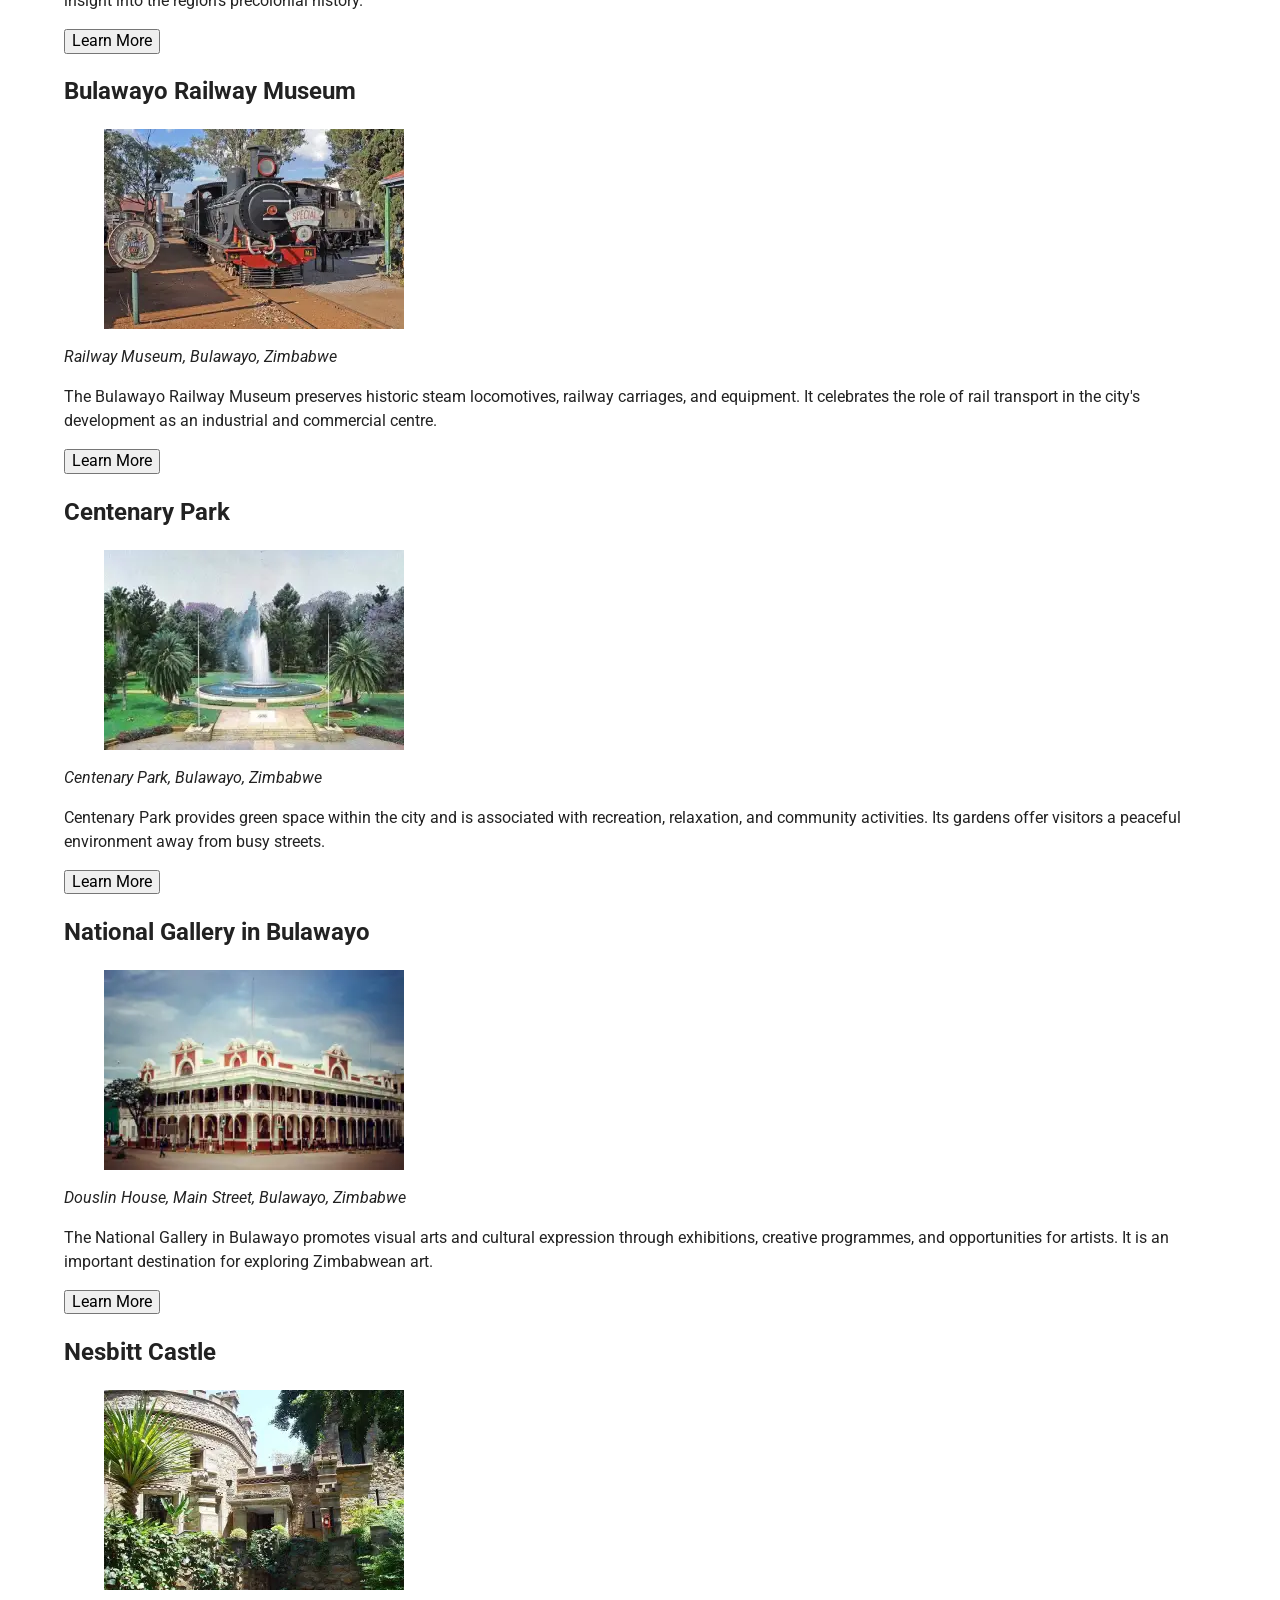
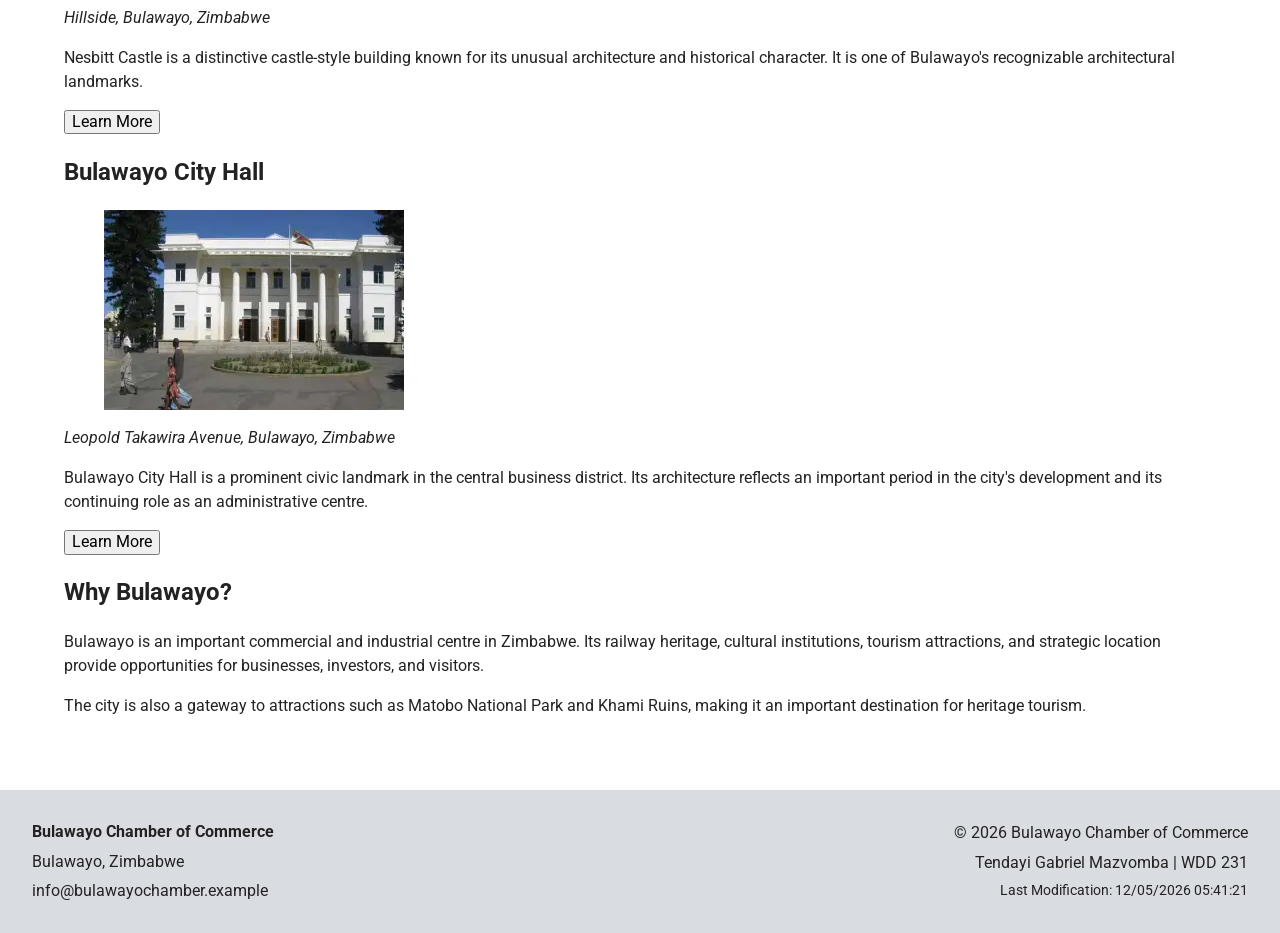
<file: chamber/discover.html>
<!DOCTYPE html>
<html lang="en">

<head>
    <meta charset="UTF-8">
    <meta name="viewport" content="width=device-width, initial-scale=1.0">

    <!-- SEO -->
    <meta name="description"
        content="Discover Bulawayo, Zimbabwe. Explore historic landmarks, natural attractions, museums, art galleries, and places of interest.">
    <meta name="author" content="Tendayi Gabriel Mazvomba">

    <!-- Open Graph -->
    <meta property="og:title" content="Discover Bulawayo | Bulawayo Chamber of Commerce">
    <meta property="og:description"
        content="Explore Bulawayo's heritage, culture, attractions, and business environment.">
    <meta property="og:type" content="website">
    <meta property="og:image"
        content="https://tendayimazvomba.github.io/wdd231/chamber/images/matobo-national-park.webp">
    <meta property="og:url" content="https://tendayimazvomba.github.io/wdd231/chamber/discover.html">

    <title>Discover | Bulawayo Chamber of Commerce</title>

    <!-- Favicon -->
    <link rel="icon" href="favicon.ico">

    <!-- Google Fonts -->
    <link rel="preconnect" href="https://fonts.googleapis.com">
    <link rel="preconnect" href="https://fonts.gstatic.com" crossorigin>
    <link
        href="https://fonts.googleapis.com/css2?family=Open+Sans:wght@400;600;700&family=Roboto:wght@400;500;700&display=swap"
        rel="stylesheet">

    <!-- CSS -->
    <link rel="stylesheet" href="styles/normalize.css">
    <link rel="stylesheet" href="styles/small.css">
    <link rel="stylesheet" href="styles/larger.css">

    <!-- JavaScript -->
    <script src="scripts/navigation.js" defer></script>
    <script src="scripts/discover.js" type="module"></script>
</head>

<body>

    <header>
        <div class="site-brand">
            <img src="images/logo.svg" alt="Bulawayo Chamber of Commerce logo" width="70" height="70">

            <div>
                <span>Bulawayo</span>
                <p>Chamber of Commerce</p>
            </div>
        </div>

        <button id="nav-button" class="hamburger" type="button" aria-label="Toggle navigation menu"
            aria-expanded="false">
        </button>
    </header>

    <nav id="navigation" aria-label="Main navigation">
        <ul>
            <li><a href="index.html">Home</a></li>
            <li><a href="discover.html" class="active" aria-current="page">Discover</a></li>
            <li><a href="directory.html">Directory</a></li>
            <li><a href="join.html">Join</a></li>
        </ul>
    </nav>

    <main class="discover-main">

        <h1>Discover Bulawayo</h1>

        <p class="discover-intro">
            Known as the City of Kings and Queens, Bulawayo is
            Zimbabwe's second-largest city and a centre of history,
            culture, commerce, and tourism. Discover the attractions
            that make Bulawayo and its surrounding region unique.
        </p>

        <!-- Visitor Message -->
        <aside class="visitor-message" aria-label="Visitor information">
            <p id="visit-message" aria-live="polite"></p>
        </aside>

        <!-- Attractions -->
        <section class="discover-section" aria-labelledby="attractions-heading">

            <h2 id="attractions-heading">
                Places to Explore
            </h2>

            <div id="discover-cards" class="discover-grid">
                <!-- Cards generated using JavaScript -->
            </div>

        </section>

        <!-- Additional City Information -->
        <section class="city-information">

            <h2>Why Bulawayo?</h2>

            <p>
                Bulawayo is an important commercial and industrial
                centre in Zimbabwe. Its railway heritage, cultural
                institutions, tourism attractions, and strategic
                location provide opportunities for businesses,
                investors, and visitors.
            </p>

            <p>
                The city is also a gateway to attractions such as
                Matobo National Park and Khami Ruins, making it
                an important destination for heritage tourism.
            </p>

        </section>

    </main>

    <footer>

        <div class="contact-info">
            <p><strong>Bulawayo Chamber of Commerce</strong></p>
            <p>Bulawayo, Zimbabwe</p>
            <p>info@bulawayochamber.example</p>
        </div>

        <div class="development-info">
            <p>
                &copy; <span id="currentyear"></span>
                Bulawayo Chamber of Commerce
            </p>
            <p>Tendayi Gabriel Mazvomba | WDD 231</p>
            <p id="lastModified"></p>
        </div>

    </footer>

</body>

</html>
</file>
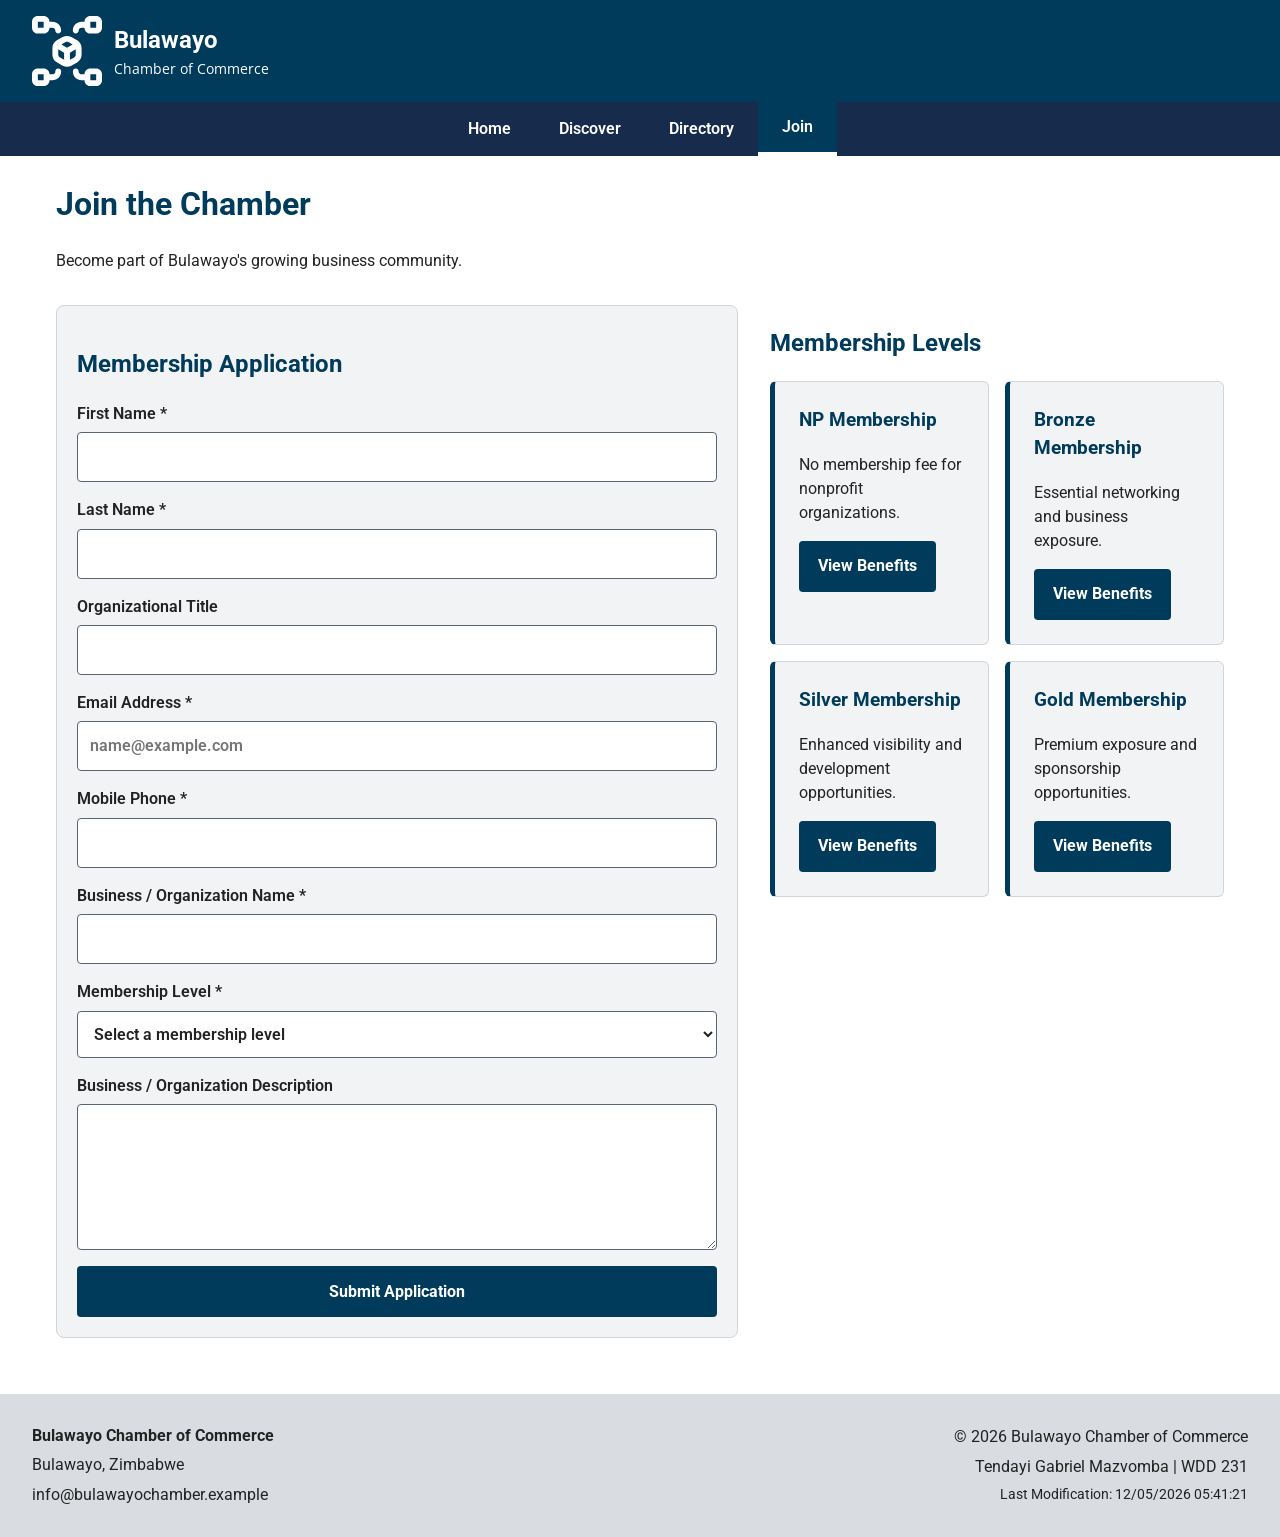
<file: chamber/join.html>
<!DOCTYPE html>
<html lang="en">

<head>
    <meta charset="UTF-8">
    <meta name="viewport" content="width=device-width, initial-scale=1.0">
    <meta name="description"
        content="Apply to join the Bulawayo Chamber of Commerce and explore our membership opportunities.">
    <meta name="author" content="Tendayi Gabriel Mazvomba">
    <title>Join | Bulawayo Chamber of Commerce</title>

    <!-- Open Graph -->
    <meta property="og:title" content="Bulawayo Chamber of Commerce">

    <meta property="og:description"
        content="Connecting businesses and supporting economic growth in Bulawayo, Zimbabwe.">

    <meta property="og:image" content="https://tendayimazvomba.github.io/wdd231/chamber/images/hero.webp">

    <meta property="og:url" content="https://tendayimazvomba.github.io/wdd231/chamber/">

    <meta property="og:type" content="website">

    <link rel="icon" href="favicon.ico">

    <!-- Google Fonts -->
    <link rel="preconnect" href="https://fonts.googleapis.com">
    <link rel="preconnect" href="https://fonts.gstatic.com" crossorigin>
    <link
        href="https://fonts.googleapis.com/css2?family=Open+Sans:ital,wght@0,300..800;1,300..800&family=Roboto:ital,wght@0,100..900;1,100..900&display=swap"
        rel="stylesheet">



    <!-- CSS -->
    <link rel="stylesheet" href="styles/normalize.css">
    <link rel="stylesheet" href="styles/small.css">
    <link rel="stylesheet" href="styles/larger.css">

    <!-- JavaScript -->
    <script src="scripts/navigation.js" defer></script>
    <script src="scripts/join.js" defer></script>
</head>

<body>
    <header>
        <div class="site-brand">
            <img src="images/logo.svg" alt="Bulawayo Chamber of Commerce logo" width="70" height="70">
            <div>
                <span>Bulawayo</span>
                <p>Chamber of Commerce</p>
            </div>
        </div>

        <button id="nav-button" class="hamburger" type="button" aria-label="Open navigation menu"
            aria-expanded="false"></button>
    </header>

    <nav id="navigation" aria-label="Main navigation">
        <ul>
            <li><a href="index.html">Home</a></li>
            <li><a href="discover.html">Discover</a></li>
            <li><a href="directory.html">Directory</a></li>
            <li><a href="join.html" class="active" aria-current="page">Join</a></li>
        </ul>
    </nav>

    <main class="join-main">
        <h1>Join the Chamber</h1>
        <p>Become part of Bulawayo's growing business community.</p>

        <div class="join-layout">
            <section class="application">
                <h2>Membership Application</h2>

                <form method="get" action="thankyou.html">
                    <label>
                        First Name *
                        <input type="text" name="firstName" title="Enter your first name" autocomplete="given-name"
                            required>
                    </label>

                    <label>
                        Last Name *
                        <input type="text" name="lastName" title="Enter your last name" autocomplete="family-name"
                            required>
                    </label>

                    <label>
                        Organizational Title
                        <input type="text" name="organizationTitle" title="At least seven letters, hyphens or spaces"
                            autocomplete="organization-title" pattern="[A-Za-z\s-]{7,}">
                    </label>

                    <label>
                        Email Address *
                        <input type="email" name="email" title="Enter your email address" autocomplete="email"
                            placeholder="name@example.com" required>
                    </label>

                    <label>
                        Mobile Phone *
                        <input type="tel" name="phone" title="Enter your mobile number" autocomplete="tel" required>
                    </label>

                    <label>
                        Business / Organization Name *
                        <input type="text" name="organization" title="Enter your organization name"
                            autocomplete="organization" required>
                    </label>

                    <label>
                        Membership Level *
                        <select name="membership" required>
                            <option value="" disabled selected>
                                Select a membership level
                            </option>
                            <option value="np">NP Membership</option>
                            <option value="bronze">Bronze Membership</option>
                            <option value="silver">Silver Membership</option>
                            <option value="gold">Gold Membership</option>
                        </select>
                    </label>

                    <label>
                        Business / Organization Description
                        <textarea name="description" rows="5" title="Describe your business or organization">
                        </textarea>
                    </label>

                    <input type="hidden" name="timestamp" id="timestamp">

                    <button type="submit" class="submit-button">
                        Submit Application
                    </button>
                </form>
            </section>

            <section class="membership-section">
                <h2>Membership Levels</h2>

                <div class="membership-cards">
                    <article class="membership-card">
                        <h3>NP Membership</h3>
                        <p>No membership fee for nonprofit organizations.</p>
                        <button type="button" data-modal="np-modal">
                            View Benefits
                        </button>
                    </article>

                    <article class="membership-card">
                        <h3>Bronze Membership</h3>
                        <p>Essential networking and business exposure.</p>
                        <button type="button" data-modal="bronze-modal">
                            View Benefits
                        </button>
                    </article>

                    <article class="membership-card">
                        <h3>Silver Membership</h3>
                        <p>Enhanced visibility and development opportunities.</p>
                        <button type="button" data-modal="silver-modal">
                            View Benefits
                        </button>
                    </article>

                    <article class="membership-card">
                        <h3>Gold Membership</h3>
                        <p>Premium exposure and sponsorship opportunities.</p>
                        <button type="button" data-modal="gold-modal">
                            View Benefits
                        </button>
                    </article>
                </div>
            </section>
        </div>

        <!-- Membership information modals -->

        <dialog id="np-modal">
            <h2>NP Membership Benefits</h2>
            <p>Free membership for nonprofit organizations.</p>
            <ul>
                <li>Chamber directory listing</li>
                <li>Community networking opportunities</li>
                <li>Access to selected events</li>
            </ul>
            <button type="button" class="close-modal">Close</button>
        </dialog>

        <dialog id="bronze-modal">
            <h2>Bronze Membership Benefits</h2>
            <p>Entry-level paid membership.</p>
            <ul>
                <li>Business directory listing</li>
                <li>Networking events</li>
                <li>Member newsletters</li>
            </ul>
            <button type="button" class="close-modal">Close</button>
        </dialog>

        <dialog id="silver-modal">
            <h2>Silver Membership Benefits</h2>
            <p>Includes Bronze benefits, plus:</p>
            <ul>
                <li>Business training opportunities</li>
                <li>Discounted event attendance</li>
                <li>Eligibility for homepage spotlights</li>
            </ul>
            <button type="button" class="close-modal">Close</button>
        </dialog>

        <dialog id="gold-modal">
            <h2>Gold Membership Benefits</h2>
            <p>Includes Silver benefits, plus:</p>
            <ul>
                <li>Premium advertising opportunities</li>
                <li>Priority event sponsorship opportunities</li>
                <li>Enhanced business promotion</li>
            </ul>
            <button type="button" class="close-modal">Close</button>
        </dialog>
    </main>

    <footer>
        <div class="contact-info">
            <p><strong>Bulawayo Chamber of Commerce</strong></p>
            <p>Bulawayo, Zimbabwe</p>
            <p>info@bulawayochamber.example</p>
        </div>

        <div class="development-info">
            <p>&copy; <span id="currentyear"></span>
                Bulawayo Chamber of Commerce</p>
            <p>Tendayi Gabriel Mazvomba | WDD 231</p>
            <p id="lastModified"></p>
        </div>
    </footer>
</body>

</html>
</file>
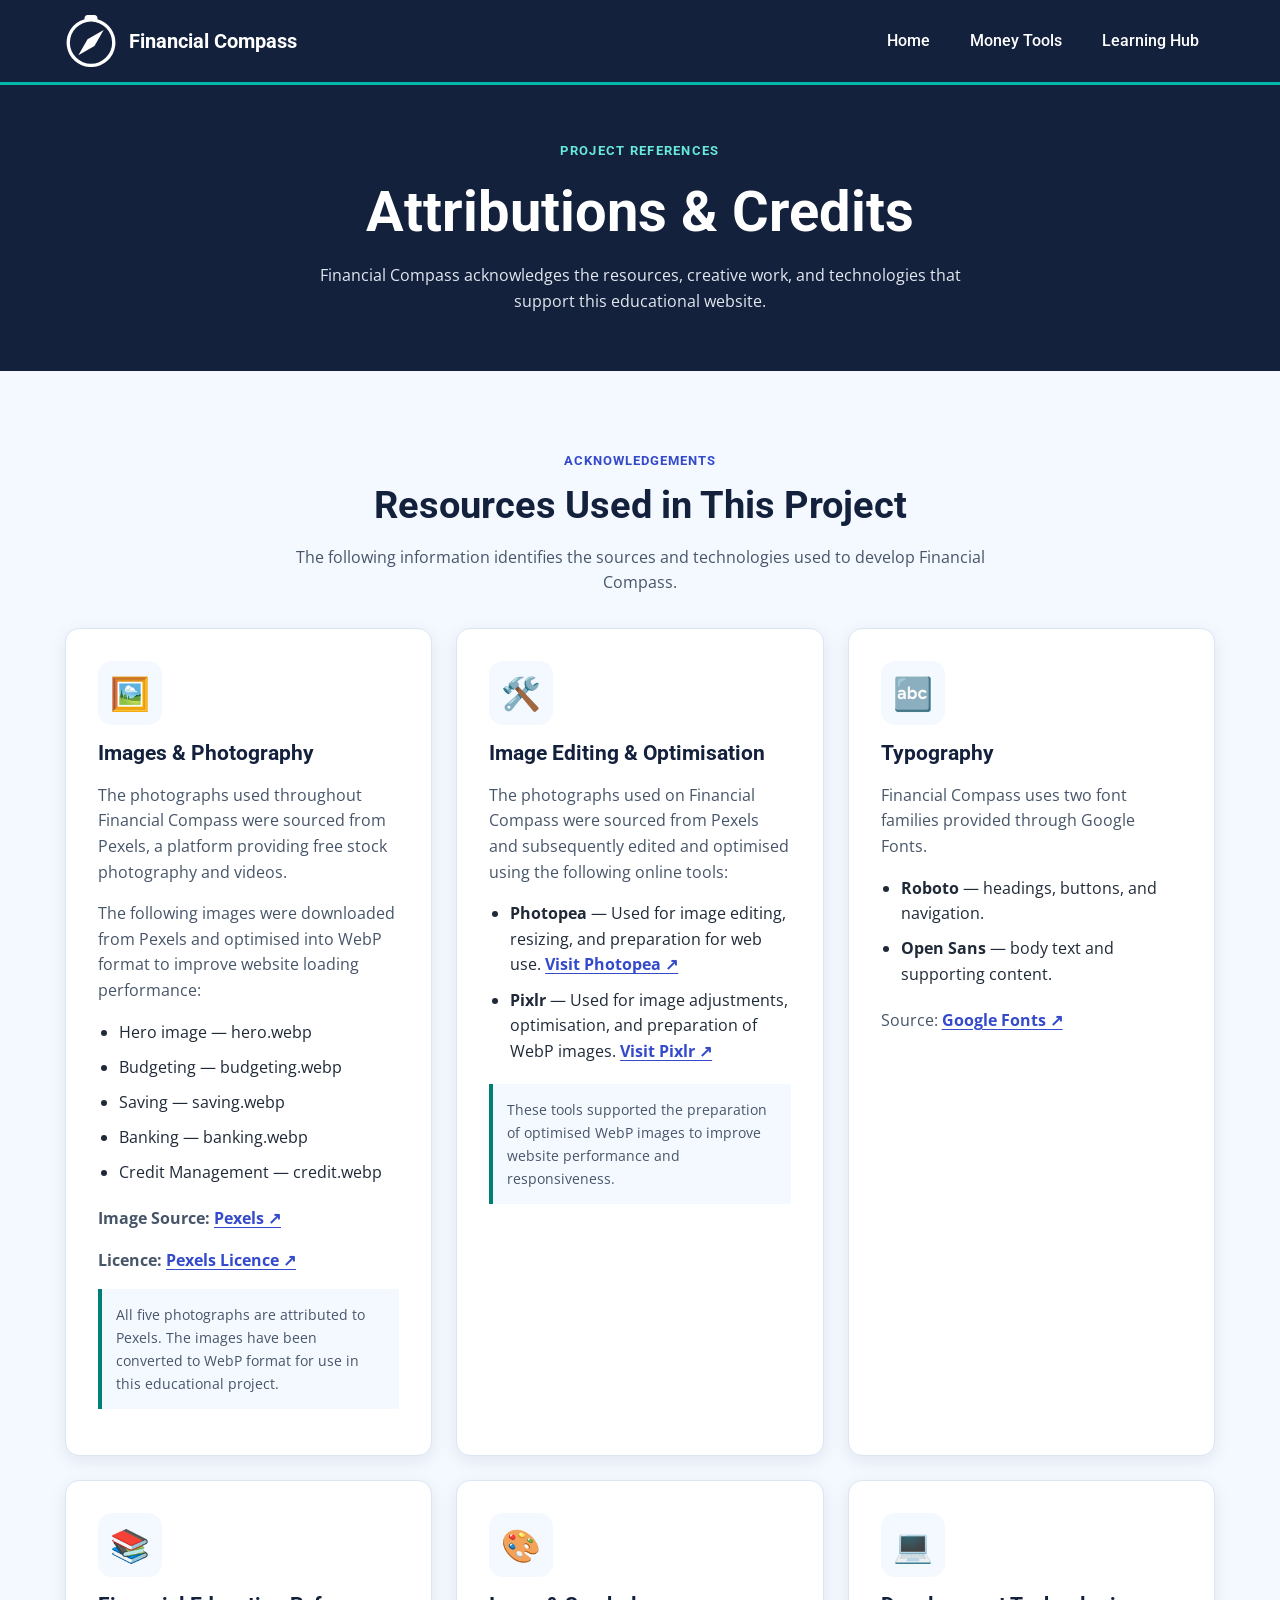
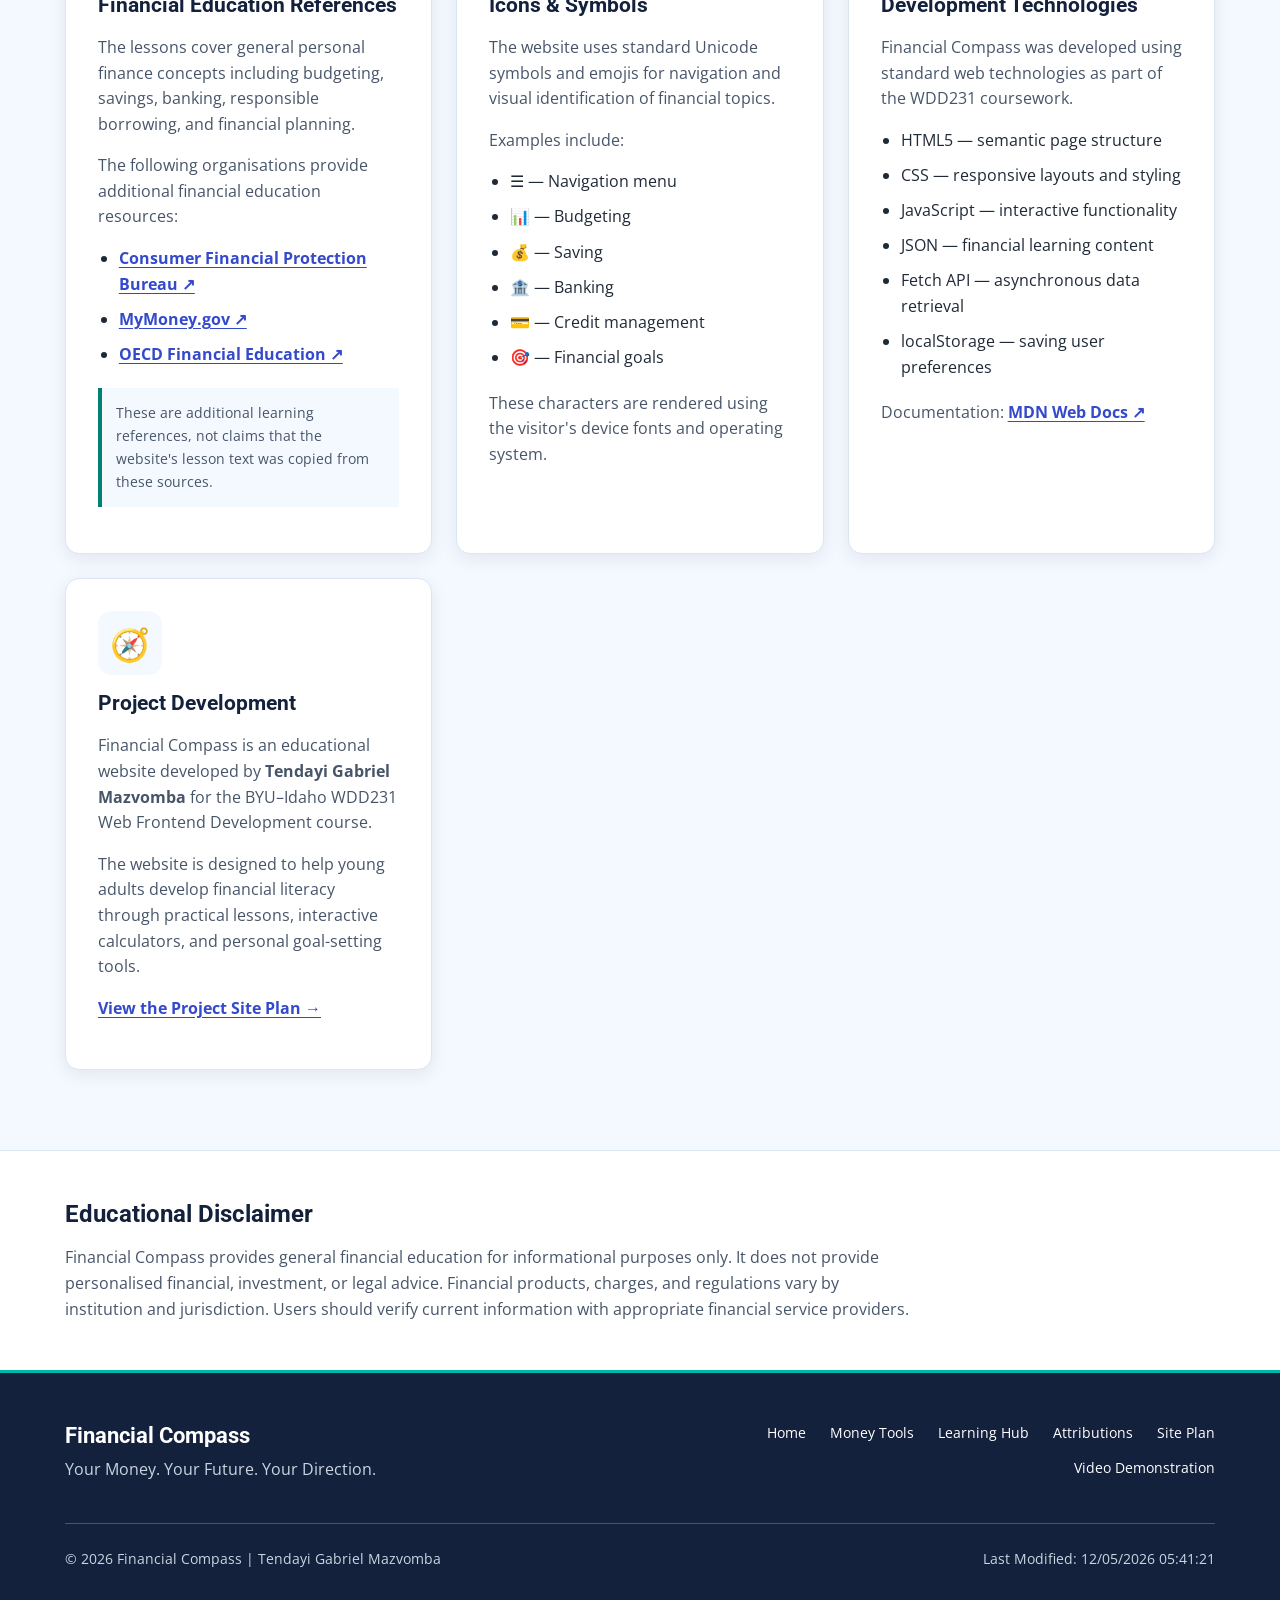
<file: project/attributions.html>
<!DOCTYPE html>
<html lang="en">

<head>
    <meta charset="UTF-8">
    <meta name="viewport" content="width=device-width, initial-scale=1.0">

    <title>Attributions | Financial Compass</title>

    <meta name="description"
        content="View the image, font, educational content, and technology attributions for the Financial Compass website.">

    <meta name="author" content="Tendayi Gabriel Mazvomba">

    <link rel="icon" href="favicon.ico">

    <!-- Google Fonts -->
    <link rel="preconnect" href="https://fonts.googleapis.com">
    <link rel="preconnect" href="https://fonts.gstatic.com" crossorigin>
    <link
        href="https://fonts.googleapis.com/css2?family=Open+Sans:wght@400;500;600;700&family=Roboto:wght@400;500;600;700;800&display=swap"
        rel="stylesheet">

    <!-- CSS -->
    <link rel="stylesheet" href="styles/small.css">
    <link rel="stylesheet" href="styles/large.css">

    <!-- JavaScript -->
    <script type="module" src="scripts/main.js"></script>

</head>

<body>

    <!-- Header -->
    <header class="site-header">

        <div class="header-container">

            <a href="index.html" class="brand" aria-label="Financial Compass homepage">
                <img src="images/logo.svg" alt="" width="52" height="52">
                <span>Financial Compass</span>
            </a>

            <button id="menu-button" class="menu-button" type="button" aria-label="Open navigation menu"
                aria-expanded="false" aria-controls="primary-navigation">
                <span aria-hidden="true">☰</span>
            </button>

            <nav id="primary-navigation" class="primary-navigation" aria-label="Main navigation">

                <ul>
                    <li><a href="index.html">Home</a></li>
                    <li><a href="tools.html">Money Tools</a></li>
                    <li><a href="resources.html">Learning Hub</a></li>
                </ul>

            </nav>

        </div>

    </header>

    <main>

        <!-- Page Introduction -->
        <section class="page-intro">

            <div class="section-container">

                <p class="eyebrow">PROJECT REFERENCES</p>

                <h1>Attributions & Credits</h1>

                <p>
                    Financial Compass acknowledges the resources,
                    creative work, and technologies that
                    support this educational website.
                </p>

            </div>

        </section>

        <!-- Attributions -->
        <section class="attributions-section section-container" aria-labelledby="attributions-heading">

            <div class="section-heading">

                <p class="section-label">ACKNOWLEDGEMENTS</p>

                <h2 id="attributions-heading">
                    Resources Used in This Project
                </h2>

                <p>
                    The following information identifies
                    the sources and technologies used
                    to develop Financial Compass.
                </p>

            </div>

            <div class="attributions-grid">


                <!-- Images -->
                <article class="attribution-card">

                    <div class="attribution-icon" aria-hidden="true">
                        🖼️
                    </div>

                    <h3>Images & Photography</h3>

                    <p>
                        The photographs used throughout Financial Compass
                        were sourced from Pexels, a platform providing
                        free stock photography and videos.
                    </p>

                    <p>
                        The following images were downloaded from Pexels
                        and optimised into WebP format to improve
                        website loading performance:
                    </p>

                    <ul>
                        <li>Hero image — hero.webp</li>
                        <li>Budgeting — budgeting.webp</li>
                        <li>Saving — saving.webp</li>
                        <li>Banking — banking.webp</li>
                        <li>Credit Management — credit.webp</li>
                    </ul>

                    <p>
                        <strong>Image Source:</strong>
                        <a href="https://www.pexels.com/" target="_blank" rel="noopener noreferrer">
                            Pexels ↗
                        </a>
                    </p>

                    <p>
                        <strong>Licence:</strong>
                        <a href="https://www.pexels.com/license/" target="_blank" rel="noopener noreferrer">
                            Pexels Licence ↗
                        </a>
                    </p>

                    <p class="attribution-note">
                        All five photographs are attributed to Pexels.
                        The images have been converted to WebP format
                        for use in this educational project.
                    </p>

                </article>


                <!-- Image Editing and Optimisation -->
                <article class="attribution-card">

                    <div class="attribution-icon" aria-hidden="true">
                        🛠️
                    </div>

                    <h3>Image Editing & Optimisation</h3>

                    <p>
                        The photographs used on Financial Compass were
                        sourced from Pexels and subsequently edited
                        and optimised using the following online tools:
                    </p>

                    <ul>
                        <li>
                            <strong>Photopea</strong> —
                            Used for image editing, resizing,
                            and preparation for web use.
                            <a href="https://www.photopea.com/" target="_blank" rel="noopener noreferrer">
                                Visit Photopea ↗
                            </a>
                        </li>

                        <li>
                            <strong>Pixlr</strong> —
                            Used for image adjustments, optimisation,
                            and preparation of WebP images.
                            <a href="https://pixlr.com/" target="_blank" rel="noopener noreferrer">
                                Visit Pixlr ↗
                            </a>
                        </li>
                    </ul>

                    <p class="attribution-note">
                        These tools supported the preparation of
                        optimised WebP images to improve website
                        performance and responsiveness.
                    </p>

                </article>


                <!-- Fonts -->
                <article class="attribution-card">

                    <div class="attribution-icon" aria-hidden="true">
                        🔤
                    </div>

                    <h3>Typography</h3>

                    <p>
                        Financial Compass uses two font families
                        provided through Google Fonts.
                    </p>

                    <ul>
                        <li>
                            <strong>Roboto</strong> — headings,
                            buttons, and navigation.
                        </li>
                        <li>
                            <strong>Open Sans</strong> — body text
                            and supporting content.
                        </li>
                    </ul>

                    <p>
                        Source:
                        <a href="https://fonts.google.com/" target="_blank" rel="noopener noreferrer">
                            Google Fonts ↗
                        </a>
                    </p>

                </article>

                <!-- Financial Education -->
                <article class="attribution-card">

                    <div class="attribution-icon" aria-hidden="true">
                        📚
                    </div>

                    <h3>Financial Education References</h3>

                    <p>
                        The lessons cover general personal finance
                        concepts including budgeting, savings,
                        banking, responsible borrowing, and
                        financial planning.
                    </p>

                    <p>
                        The following organisations provide
                        additional financial education resources:
                    </p>

                    <ul>
                        <li>
                            <a href="https://www.consumerfinance.gov/consumer-tools/" target="_blank"
                                rel="noopener noreferrer">
                                Consumer Financial Protection Bureau ↗
                            </a>
                        </li>

                        <li>
                            <a href="https://www.mymoney.gov/" target="_blank" rel="noopener noreferrer">
                                MyMoney.gov ↗
                            </a>
                        </li>

                        <li>
                            <a href="https://www.oecd.org/financial/education/" target="_blank"
                                rel="noopener noreferrer">
                                OECD Financial Education ↗
                            </a>
                        </li>
                    </ul>

                    <p class="attribution-note">
                        These are additional learning references,
                        not claims that the website's lesson text
                        was copied from these sources.
                    </p>

                </article>

                <!-- Icons -->
                <article class="attribution-card">

                    <div class="attribution-icon" aria-hidden="true">
                        🎨
                    </div>

                    <h3>Icons & Symbols</h3>

                    <p>
                        The website uses standard Unicode symbols
                        and emojis for navigation and visual
                        identification of financial topics.
                    </p>

                    <p>
                        Examples include:
                    </p>

                    <ul>
                        <li>☰ — Navigation menu</li>
                        <li>📊 — Budgeting</li>
                        <li>💰 — Saving</li>
                        <li>🏦 — Banking</li>
                        <li>💳 — Credit management</li>
                        <li>🎯 — Financial goals</li>
                    </ul>

                    <p>
                        These characters are rendered using
                        the visitor's device fonts and
                        operating system.
                    </p>

                </article>

                <!-- Technologies -->
                <article class="attribution-card">

                    <div class="attribution-icon" aria-hidden="true">
                        💻
                    </div>

                    <h3>Development Technologies</h3>

                    <p>
                        Financial Compass was developed using
                        standard web technologies as part of
                        the WDD231 coursework.
                    </p>

                    <ul>
                        <li>HTML5 — semantic page structure</li>
                        <li>CSS — responsive layouts and styling</li>
                        <li>JavaScript — interactive functionality</li>
                        <li>JSON — financial learning content</li>
                        <li>Fetch API — asynchronous data retrieval</li>
                        <li>localStorage — saving user preferences</li>
                    </ul>

                    <p>
                        Documentation:
                        <a href="https://developer.mozilla.org/en-US/" target="_blank" rel="noopener noreferrer">
                            MDN Web Docs ↗
                        </a>
                    </p>

                </article>

                <!-- Project -->
                <article class="attribution-card">

                    <div class="attribution-icon" aria-hidden="true">
                        🧭
                    </div>

                    <h3>Project Development</h3>

                    <p>
                        Financial Compass is an educational
                        website developed by
                        <strong>Tendayi Gabriel Mazvomba</strong>
                        for the BYU–Idaho WDD231
                        Web Frontend Development course.
                    </p>

                    <p>
                        The website is designed to help
                        young adults develop financial literacy
                        through practical lessons,
                        interactive calculators, and
                        personal goal-setting tools.
                    </p>

                    <p>
                        <a href="siteplan.html">
                            View the Project Site Plan →
                        </a>
                    </p>

                </article>

            </div>

        </section>

        <!-- Disclaimer -->
        <section class="disclaimer-section">

            <div class="section-container">

                <h2>Educational Disclaimer</h2>

                <p>
                    Financial Compass provides general financial
                    education for informational purposes only.
                    It does not provide personalised financial,
                    investment, or legal advice.
                    Financial products, charges, and regulations
                    vary by institution and jurisdiction.
                    Users should verify current information
                    with appropriate financial service providers.
                </p>

            </div>

        </section>

    </main>

    <!-- Footer -->
    <footer class="site-footer">

        <div class="footer-container">

            <div class="footer-brand">
                <h2>Financial Compass</h2>
                <p>Your Money. Your Future. Your Direction.</p>
            </div>

            <nav class="footer-links" aria-label="Footer navigation">

                <a href="index.html">Home</a>
                <a href="tools.html">Money Tools</a>
                <a href="resources.html">Learning Hub</a>
                <a href="attributions.html" aria-current="page">Attributions</a>
                <a href="siteplan.html">Site Plan</a>
                <a href="https://youtu.be/7rfV9D_4xpo" id="video-link">Video Demonstration</a>

            </nav>

            <div class="footer-bottom">

                <p>
                    &copy; <span id="current-year"></span>
                    Financial Compass | Tendayi Gabriel Mazvomba
                </p>

                <p>
                    Last Modified:
                    <span id="last-modified"></span>
                </p>

            </div>

        </div>
    </footer>

</body>

</html>
</file>
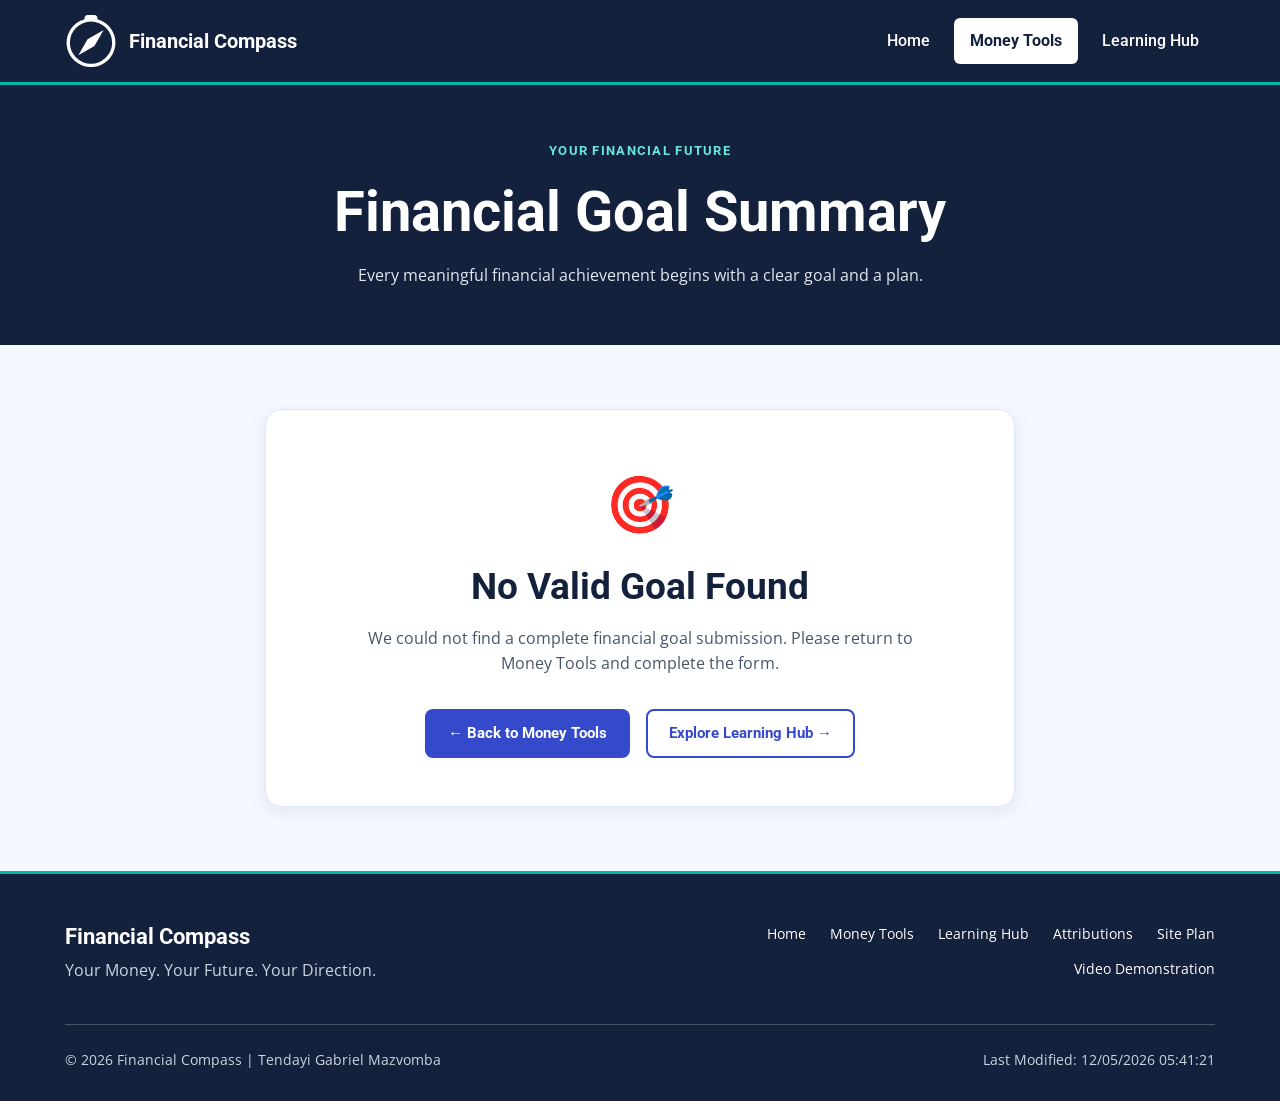
<file: project/form-action.html>
<!DOCTYPE html>
<html lang="en">

<head>
    <meta charset="UTF-8">
    <meta name="viewport" content="width=device-width, initial-scale=1.0">

    <title>Financial Goal Confirmation | Financial Compass</title>

    <meta name="description"
        content="Review your submitted personal financial goal and take the next step towards achieving it.">

    <meta name="author" content="Tendayi Gabriel Mazvomba">
    <meta name="robots" content="noindex, nofollow">

    <link rel="icon" href="favicon.ico">

    <link rel="preconnect" href="https://fonts.googleapis.com">
    <link rel="preconnect" href="https://fonts.gstatic.com" crossorigin>

    <link
        href="https://fonts.googleapis.com/css2?family=Open+Sans:wght@400;500;600;700&family=Roboto:wght@400;500;600;700;800&display=swap"
        rel="stylesheet">

    <link rel="stylesheet" href="styles/small.css">
    <link rel="stylesheet" href="styles/large.css">

    <script type="module" src="scripts/main.js"></script>
    <script type="module" src="scripts/form-action.js"></script>
</head>

<body>

    <!-- Header -->
    <header class="site-header">
        <div class="header-container">

            <a href="index.html" class="brand" aria-label="Financial Compass homepage">
                <img src="images/logo.svg" alt="" width="52" height="52">
                <span>Financial Compass</span>
            </a>

            <button id="menu-button" class="menu-button" type="button" aria-label="Open navigation menu"
                aria-expanded="false" aria-controls="primary-navigation">
                <span aria-hidden="true">☰</span>
            </button>

            <nav id="primary-navigation" class="primary-navigation" aria-label="Main navigation">

                <ul>
                    <li><a href="index.html">Home</a></li>
                    <li>
                        <a href="tools.html" class="active" aria-current="page">Money Tools</a>
                    </li>
                    <li><a href="resources.html">Learning Hub</a></li>
                </ul>

            </nav>
        </div>
    </header>

    <main>

        <!-- Page Introduction -->
        <section class="page-intro">

            <div class="section-container">

                <p class="eyebrow">YOUR FINANCIAL FUTURE</p>

                <h1>Financial Goal Summary</h1>

                <p>
                    Every meaningful financial achievement
                    begins with a clear goal and a plan.
                </p>

            </div>

        </section>

        <!-- Confirmation -->
        <section class="confirmation-section section-container">

            <div class="confirmation-card">

                <div class="confirmation-icon" aria-hidden="true">
                    🎯
                </div>

                <h2 id="confirmation-heading">
                    Your Financial Goal
                </h2>

                <p id="confirmation-message">
                    Reviewing your submitted information...
                </p>

                <div id="goal-summary" class="goal-summary" aria-live="polite">
                </div>

                <div class="confirmation-actions">

                    <a href="tools.html" class="button button-blue">
                        ← Back to Money Tools
                    </a>

                    <a href="resources.html" class="button button-reset">
                        Explore Learning Hub →
                    </a>

                </div>

            </div>

        </section>

    </main>

    <!-- Footer -->
    <footer class="site-footer">

        <div class="footer-container">

            <div class="footer-brand">
                <h2>Financial Compass</h2>
                <p>Your Money. Your Future. Your Direction.</p>
            </div>

            <nav class="footer-links" aria-label="Footer navigation">
                <a href="index.html">Home</a>
                <a href="tools.html">Money Tools</a>
                <a href="resources.html">Learning Hub</a>
                <a href="attributions.html">Attributions</a>
                <a href="siteplan.html">Site Plan</a>
                <a href="https://youtu.be/7rfV9D_4xpo" id="video-link">Video Demonstration</a>
            </nav>

            <div class="footer-bottom">

                <p>
                    &copy; <span id="current-year"></span>
                    Financial Compass | Tendayi Gabriel Mazvomba
                </p>

                <p>
                    Last Modified:
                    <span id="last-modified"></span>
                </p>

            </div>

        </div>

    </footer>

</body>

</html>
</file>
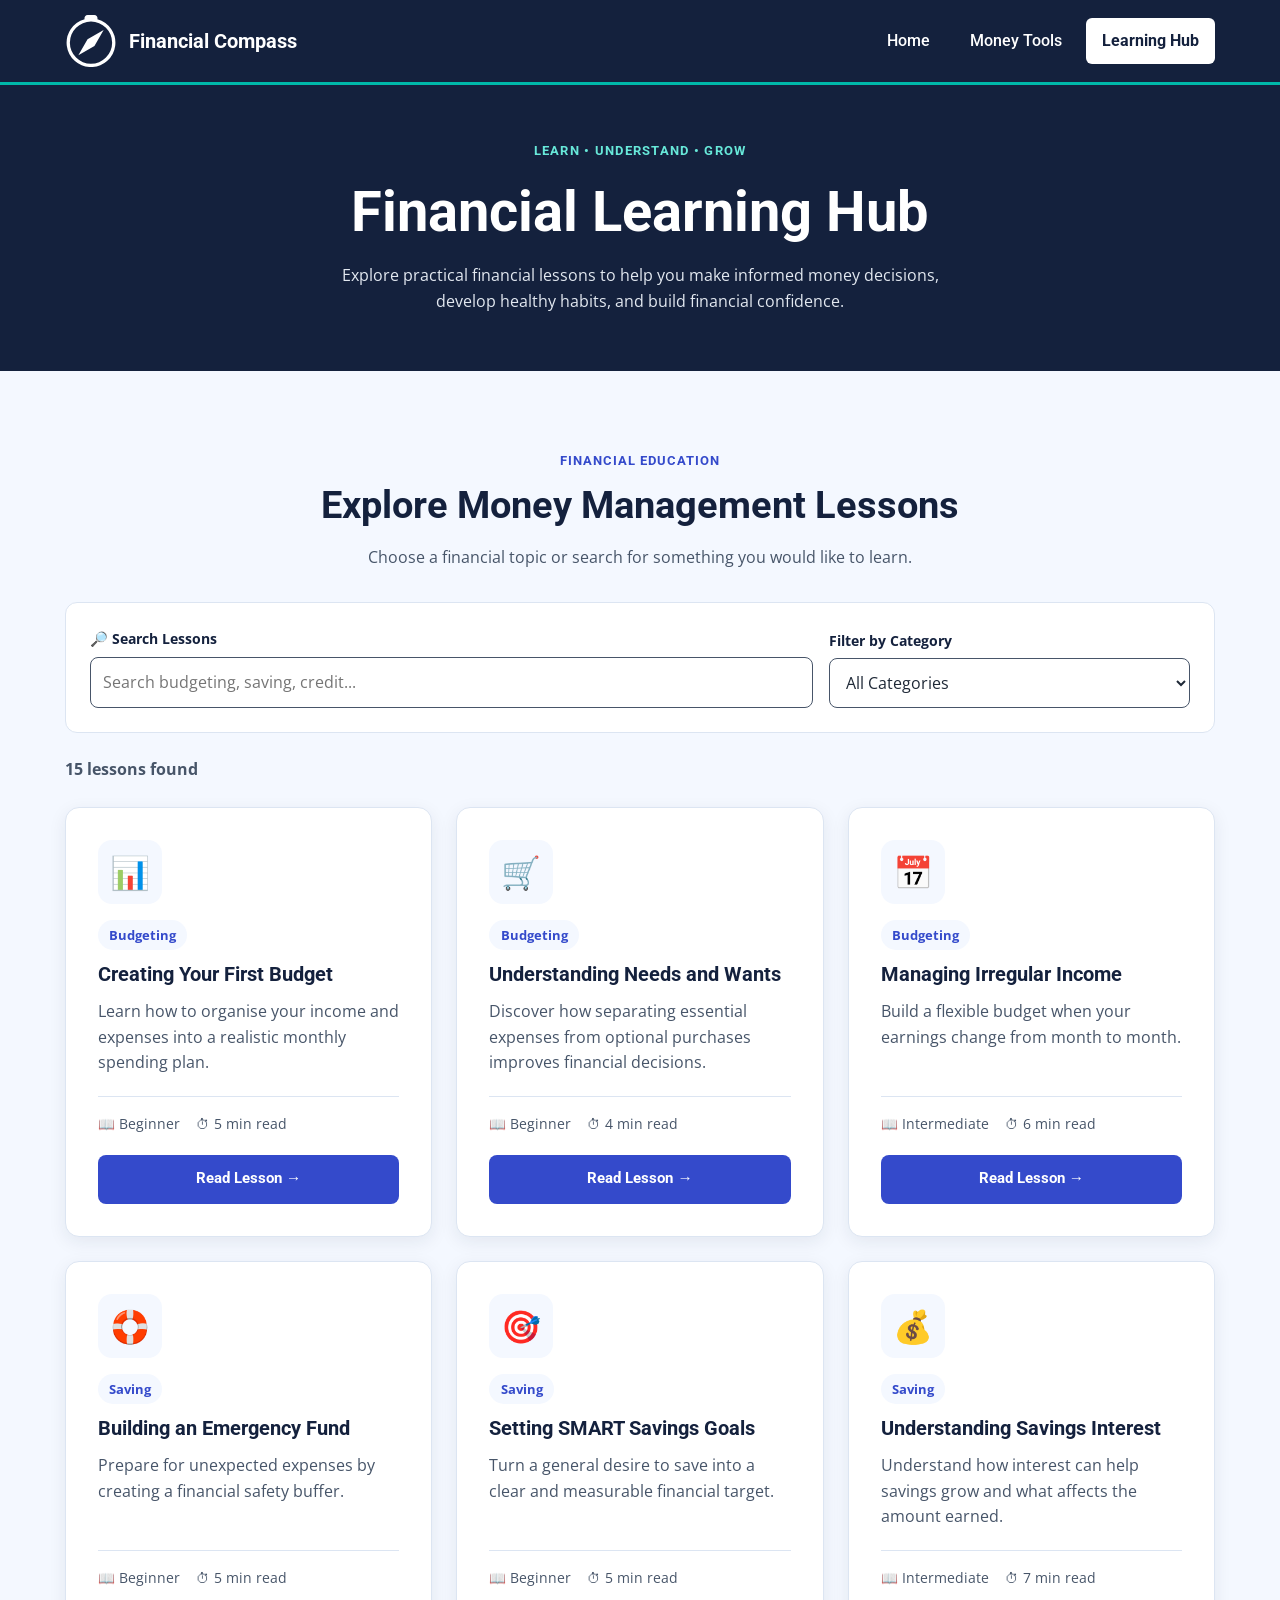
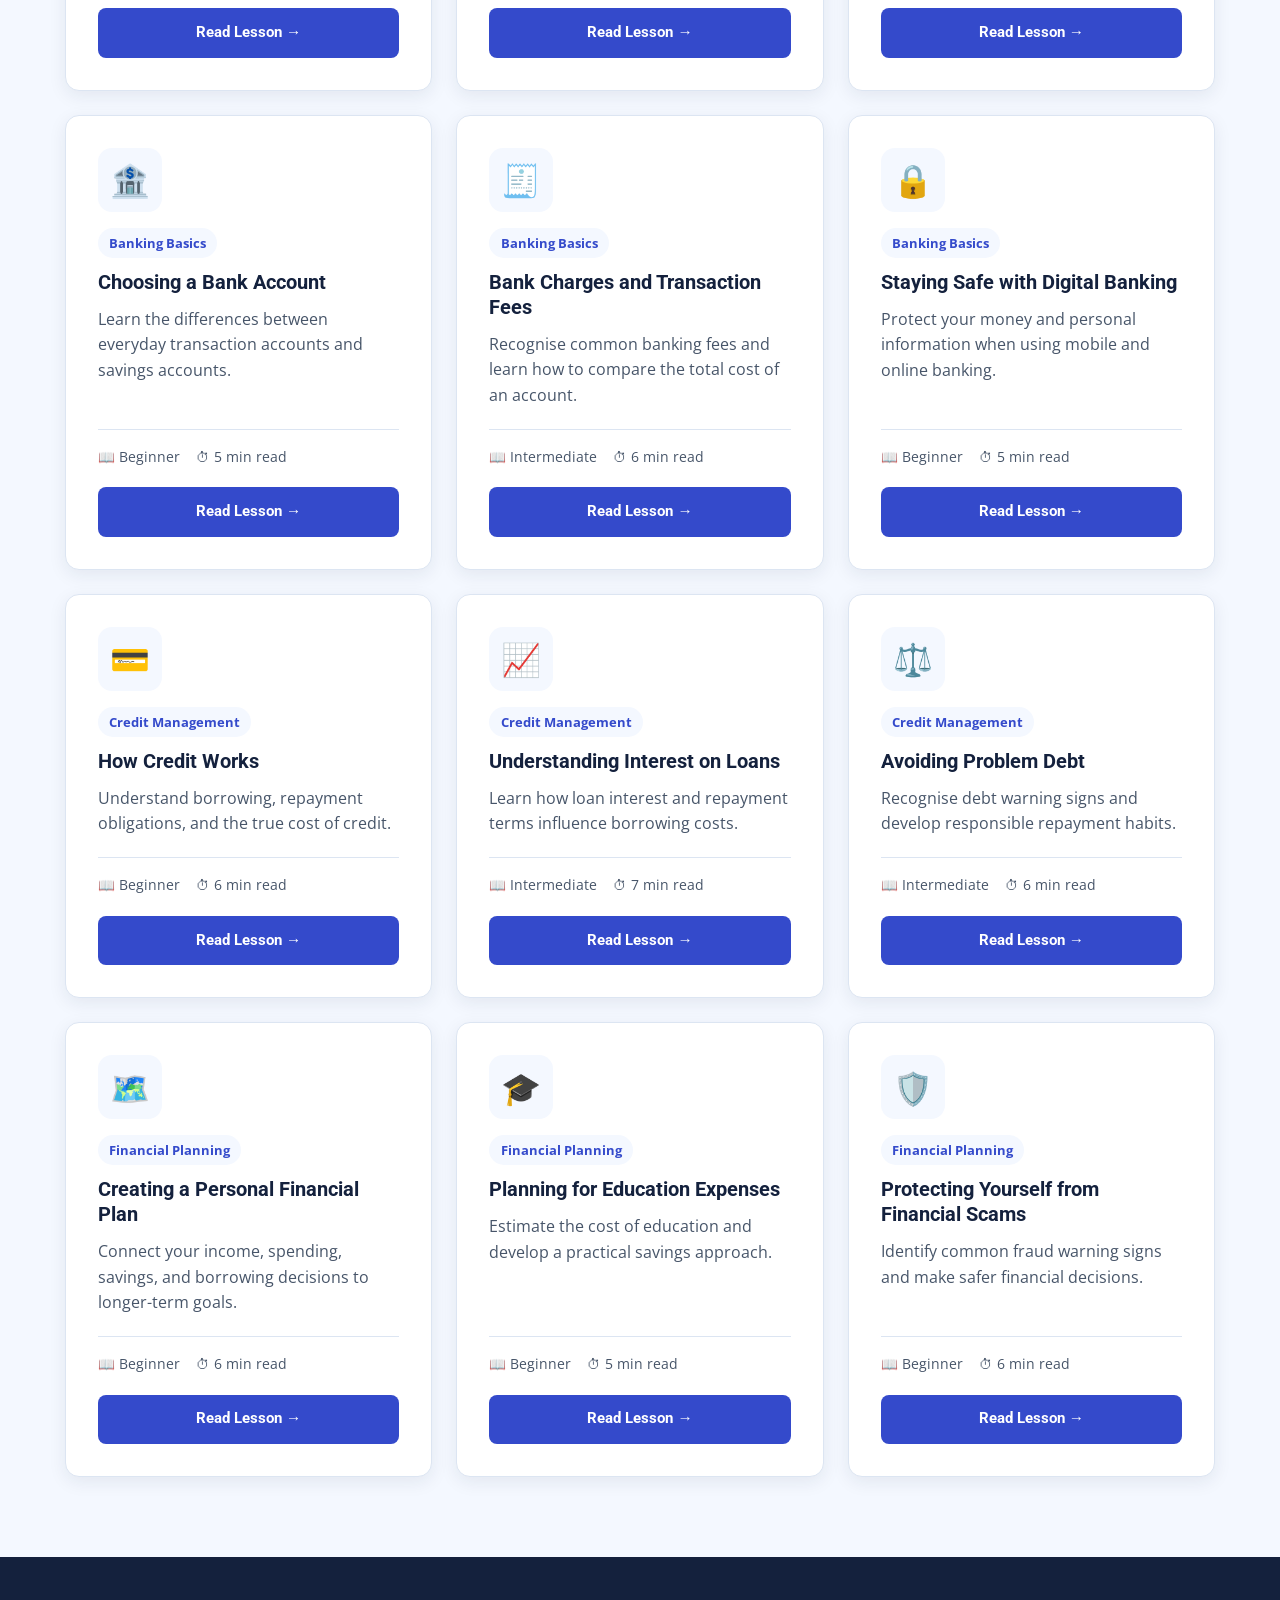
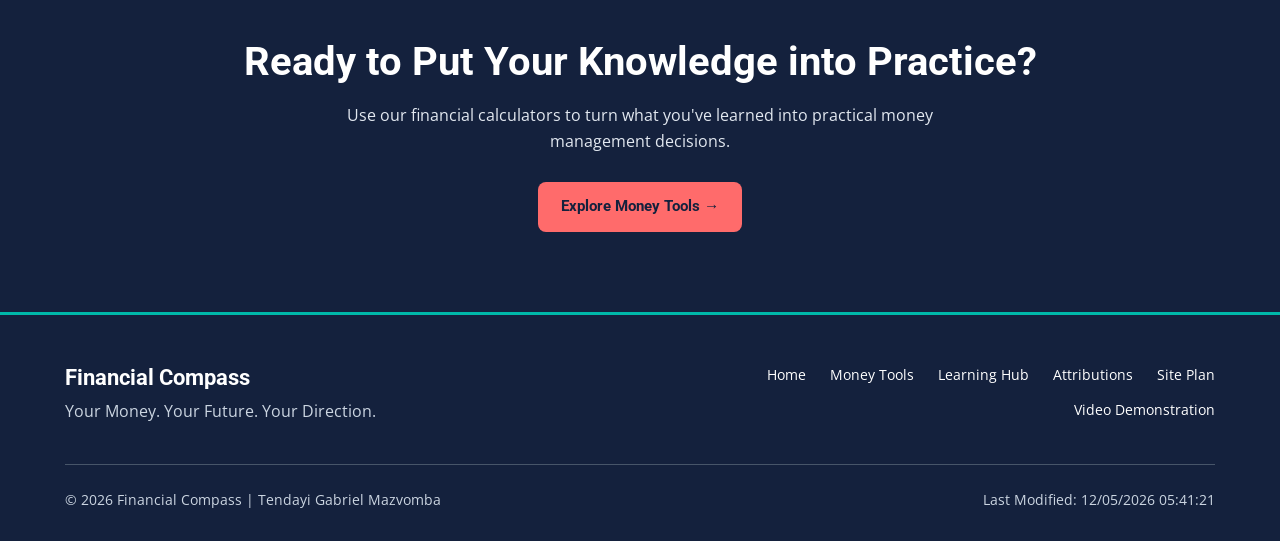
<file: project/resources.html>
<!DOCTYPE html>
<html lang="en">

<head>
    <meta charset="UTF-8">
    <meta name="viewport" content="width=device-width, initial-scale=1.0">

    <title>Learning Hub | Financial Compass</title>

    <meta name="description"
        content="Explore free financial literacy lessons about budgeting, saving, banking, credit management, and financial planning.">

    <meta name="author" content="Tendayi Gabriel Mazvomba">

    <meta property="og:title" content="Learning Hub | Financial Compass">
    <meta property="og:description" content="Build financial confidence with practical money management lessons.">
    <meta property="og:type" content="website">
    <meta property="og:image" content="https://tendayimazvomba.github.io/wdd231/project/images/hero.webp">
    <meta property="og:url" content="https://tendayimazvomba.github.io/wdd231/project/resources.html">

    <link rel="icon" href="favicon.ico">

    <link rel="preconnect" href="https://fonts.googleapis.com">
    <link rel="preconnect" href="https://fonts.gstatic.com" crossorigin>

    <link
        href="https://fonts.googleapis.com/css2?family=Open+Sans:wght@400;500;600;700&family=Roboto:wght@400;500;600;700;800&display=swap"
        rel="stylesheet">

    <link rel="stylesheet" href="styles/normalize.css">
    <link rel="stylesheet" href="styles/small.css">
    <link rel="stylesheet" href="styles/large.css">

    <script type="module" src="scripts/main.js"></script>
    <script type="module" src="scripts/resources.js"></script>
</head>

<body>

    <!-- Header -->
    <header class="site-header">
        <div class="header-container">

            <a href="index.html" class="brand" aria-label="Financial Compass homepage">
                <img src="images/logo.svg" alt="" width="52" height="52">
                <span>Financial Compass</span>
            </a>

            <button id="menu-button" class="menu-button" type="button" aria-label="Open navigation menu"
                aria-expanded="false" aria-controls="primary-navigation">
                <span aria-hidden="true">☰</span>
            </button>

            <nav id="primary-navigation" class="primary-navigation" aria-label="Main navigation">

                <ul>
                    <li><a href="index.html">Home</a></li>
                    <li><a href="tools.html">Money Tools</a></li>
                    <li>
                        <a href="resources.html" class="active" aria-current="page">Learning Hub</a>
                    </li>
                </ul>

            </nav>
        </div>
    </header>

    <main>

        <!-- Page Introduction -->
        <section class="page-intro">
            <div class="section-container">

                <p class="eyebrow">LEARN • UNDERSTAND • GROW</p>

                <h1>Financial Learning Hub</h1>

                <p>
                    Explore practical financial lessons
                    to help you make informed money decisions,
                    develop healthy habits, and build
                    financial confidence.
                </p>

            </div>
        </section>

        <!-- Learning Hub -->
        <section class="resources-section section-container" aria-labelledby="resources-heading">

            <div class="section-heading">

                <p class="section-label">FINANCIAL EDUCATION</p>

                <h2 id="resources-heading">
                    Explore Money Management Lessons
                </h2>

                <p>
                    Choose a financial topic or search for
                    something you would like to learn.
                </p>

            </div>

            <!-- Search and Filters -->
            <div class="resources-controls">

                <div class="form-group">
                    <label for="resource-search">
                        🔎 Search Lessons
                    </label>

                    <input type="search" id="resource-search" placeholder="Search budgeting, saving, credit..."
                        autocomplete="off">
                </div>

                <div class="form-group">
                    <label for="category-filter">
                        Filter by Category
                    </label>

                    <select id="category-filter">
                        <option value="all">All Categories</option>
                        <option value="budgeting">Budgeting</option>
                        <option value="saving">Saving</option>
                        <option value="banking">Banking Basics</option>
                        <option value="credit">Credit Management</option>
                        <option value="planning">Financial Planning</option>
                    </select>
                </div>

            </div>

            <!-- Results Count -->
            <p id="resources-count" class="resources-count" role="status" aria-live="polite">
                Loading financial lessons...
            </p>

            <!-- Dynamic Cards -->
            <div id="resources-grid" class="resources-grid">
            </div>

            <!-- Error Message -->
            <p id="resources-error" class="resources-error" role="alert" hidden>
            </p>

        </section>

        <!-- Learning CTA -->
        <section class="cta-section">

            <div class="section-container cta-content">

                <h2>Ready to Put Your Knowledge into Practice?</h2>

                <p>
                    Use our financial calculators to
                    turn what you've learned into
                    practical money management decisions.
                </p>

                <a href="tools.html" class="button button-coral">
                    Explore Money Tools →
                </a>

            </div>
        </section>

        <!-- Lesson Dialog -->
        <dialog id="lesson-dialog" class="lesson-dialog" aria-labelledby="dialog-title">

            <div class="dialog-header">

                <h2 id="dialog-title">Financial Lesson</h2>

                <button id="close-dialog" class="dialog-close" type="button" aria-label="Close lesson">
                    ✕
                </button>

            </div>

            <div id="dialog-content" class="dialog-content">
            </div>

        </dialog>

    </main>

    <!-- Footer -->
    <footer class="site-footer">

        <div class="footer-container">

            <div class="footer-brand">
                <h2>Financial Compass</h2>
                <p>Your Money. Your Future. Your Direction.</p>
            </div>

            <nav class="footer-links" aria-label="Footer navigation">
                <a href="index.html">Home</a>
                <a href="tools.html">Money Tools</a>
                <a href="resources.html">Learning Hub</a>
                <a href="attributions.html">Attributions</a>
                <a href="siteplan.html">Site Plan</a>
                <a href="https://youtu.be/7rfV9D_4xpo" id="video-link">Video Demonstration</a>
            </nav>

            <div class="footer-bottom">

                <p>
                    &copy; <span id="current-year"></span>
                    Financial Compass | Tendayi Gabriel Mazvomba
                </p>

                <p>
                    Last Modified:
                    <span id="last-modified"></span>
                </p>

            </div>

        </div>
    </footer>

</body>

</html>
</file>
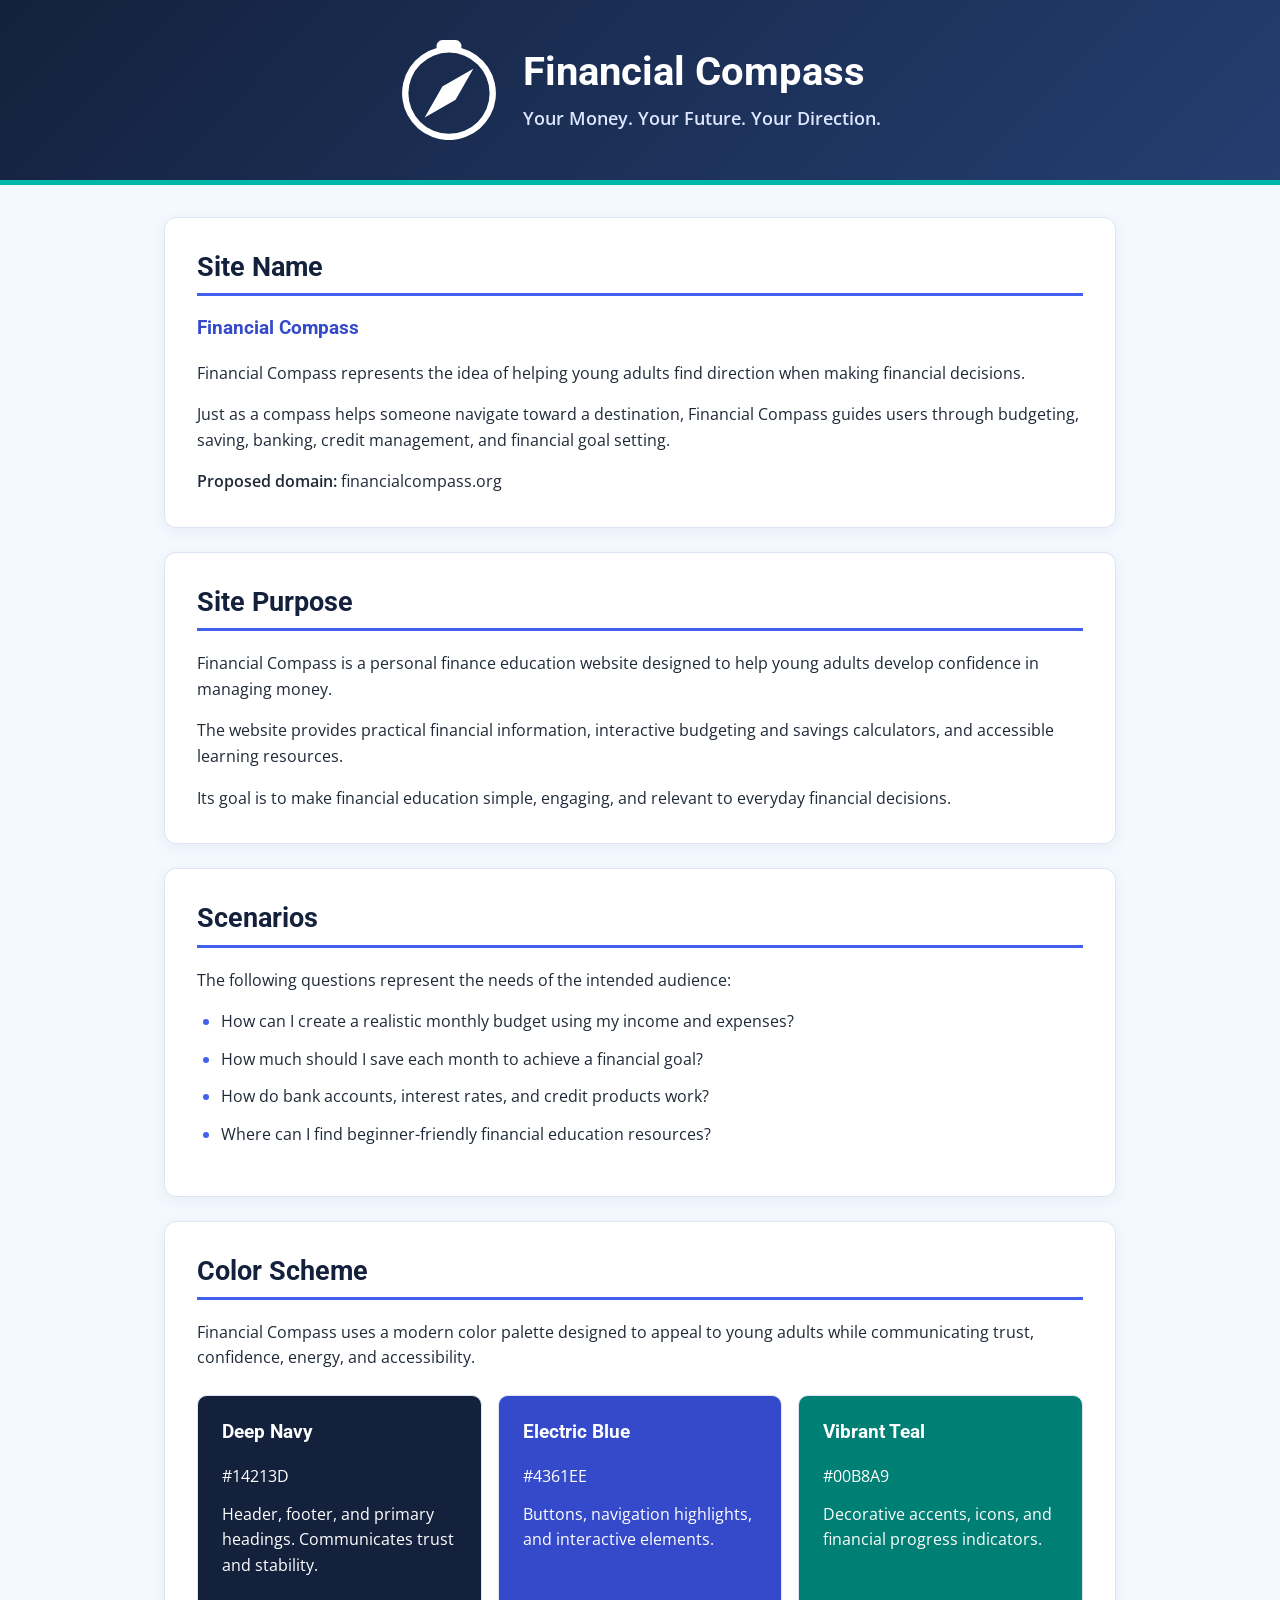
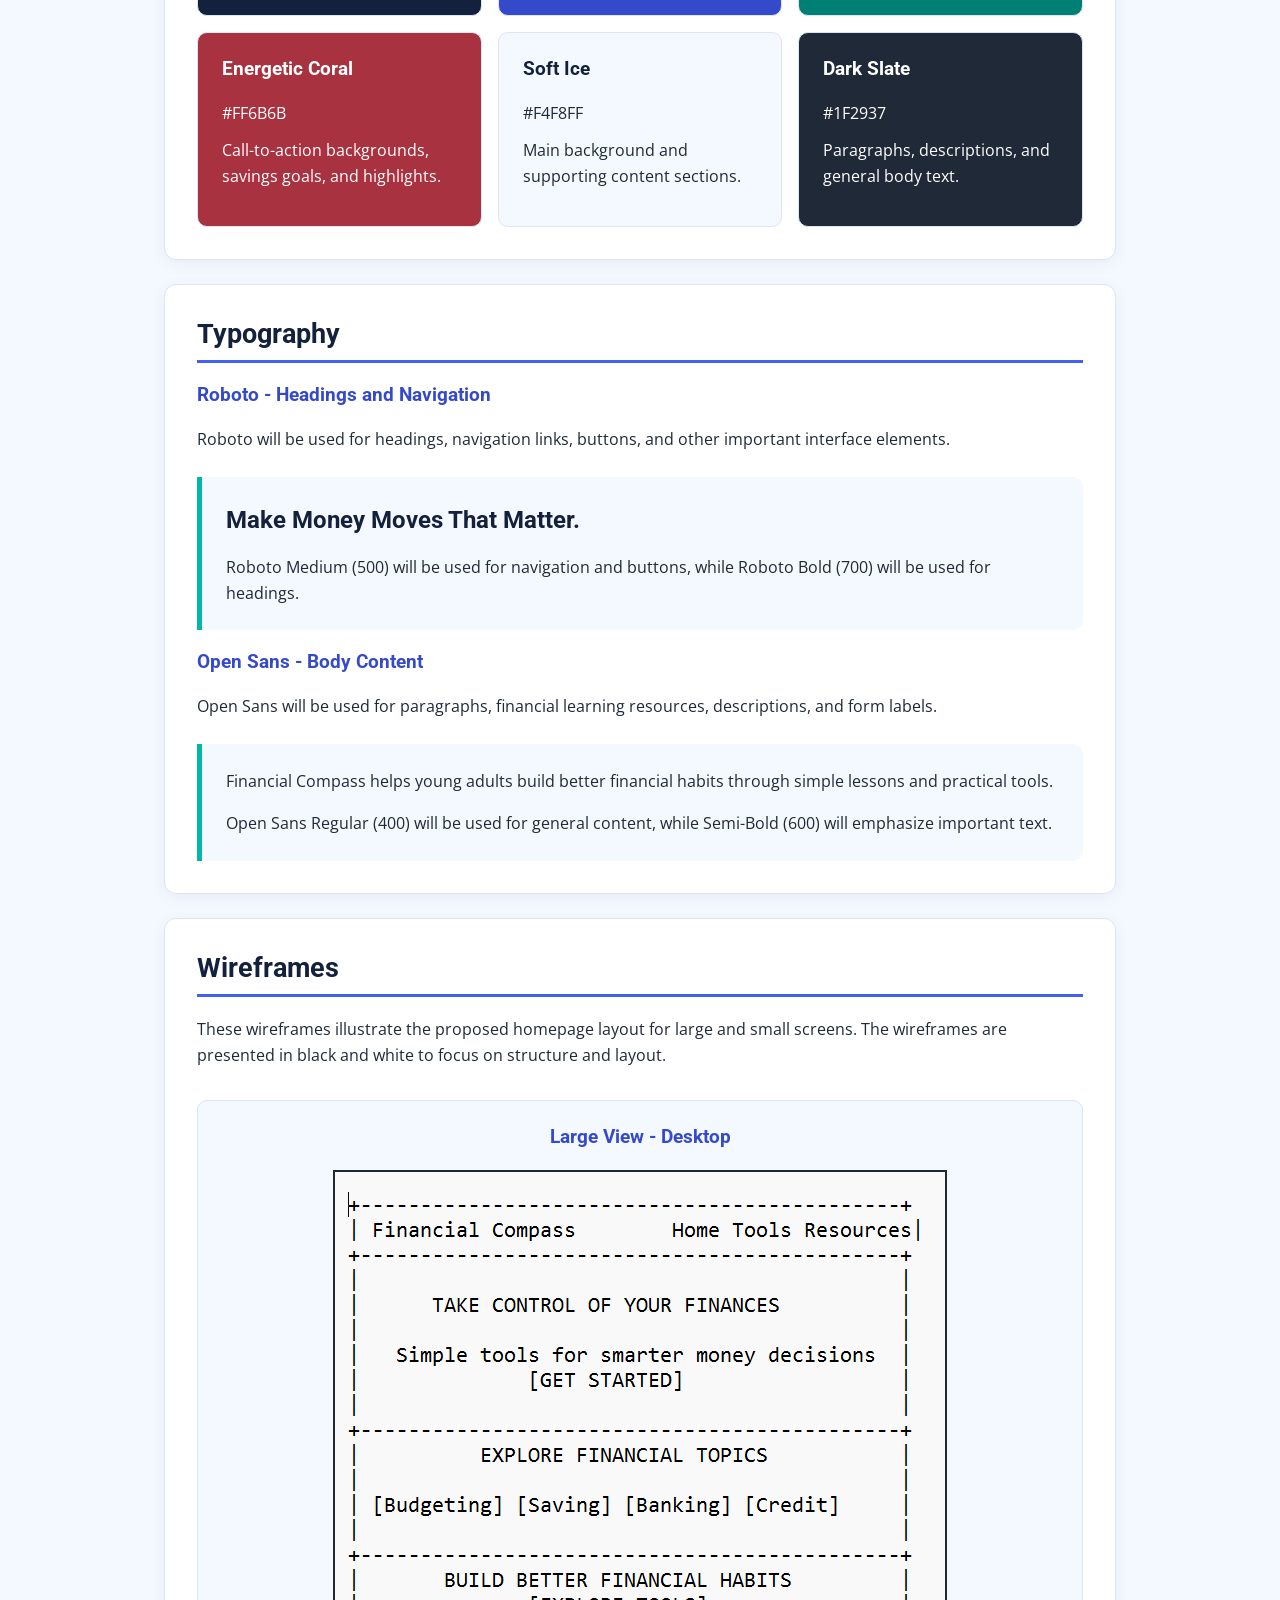
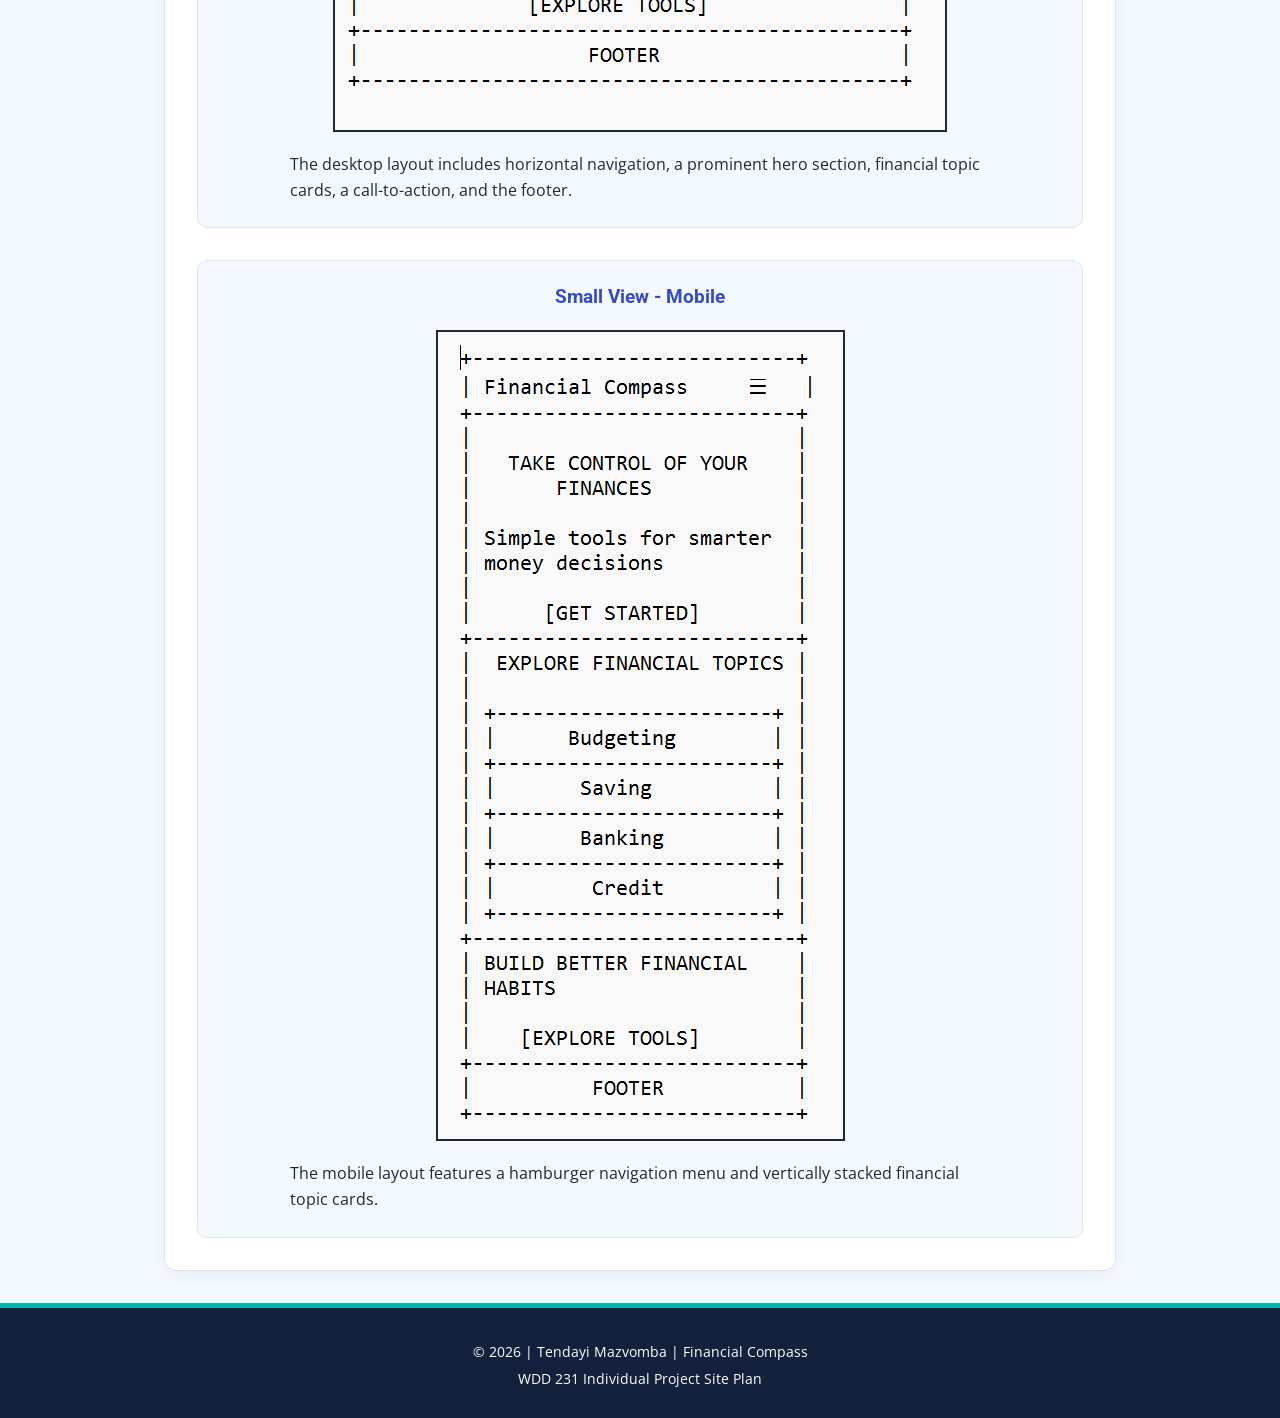
<file: project/siteplan.html>
<!DOCTYPE html>
<html lang="en">

<head>
    <meta charset="UTF-8">
    <meta name="viewport" content="width=device-width, initial-scale=1.0">

    <!-- SEO -->
    <meta name="description"
        content="Financial Compass helps young adults learn budgeting, saving, banking, and credit management through practical financial education.">
    <meta name="author" content="Tendayi Gabriel Mazvomba">

    <title>Financial Compass | Site Plan</title>

    <!-- Favicon -->
    <link rel="icon" href="favicon.ico">

    <!-- Facebook Open Graph -->
    <meta property="og:type" content="website">
    <meta property="og:title" content="Financial Compass | Your Guide to Smarter Money Decisions">
    <meta property="og:description"
        content="Learn to budget, save smarter, understand banking, and take control of your financial future.">
    <meta property="og:url" content="https://tendayimazvomba.github.io/wdd231/project/siteplan.html">
    <meta property="og:site_name" content="Financial Compass">

    <!-- Google Fonts -->
    <link rel="preconnect" href="https://fonts.googleapis.com">
    <link rel="preconnect" href="https://fonts.gstatic.com" crossorigin>
    <link
        href="https://fonts.googleapis.com/css2?family=Open+Sans:ital,wght@0,300..800;1,300..800&family=Roboto:ital,wght@0,100..900;1,100..900&display=swap"
        rel="stylesheet">

    <!-- Stylesheets -->
    <link rel="stylesheet" href="styles/siteplan-small.css">
    <link rel="stylesheet" href="styles/siteplan-large.css">
</head>

<body>

    <header class="site-header">
        <div class="header-content">
            <img src="images/logo.svg" alt="Financial Compass logo" class="site-logo" width="90" height="90">

            <div class="header-text">
                <h1>Financial Compass</h1>
                <p>Your Money. Your Future. Your Direction.</p>
            </div>
        </div>
    </header>

    <main>

        <!-- Site Name -->
        <section>
            <h2>Site Name</h2>

            <h3>Financial Compass</h3>

            <p>
                Financial Compass represents the idea of
                helping young adults find direction when
                making financial decisions.
            </p>

            <p>
                Just as a compass helps someone navigate
                toward a destination, Financial Compass
                guides users through budgeting, saving,
                banking, credit management, and financial
                goal setting.
            </p>

            <p>
                <strong>Proposed domain:</strong>
                financialcompass.org
            </p>
        </section>

        <!-- Site Purpose -->
        <section>
            <h2>Site Purpose</h2>

            <p>
                Financial Compass is a personal finance
                education website designed to help young
                adults develop confidence in managing money.
            </p>

            <p>
                The website provides practical financial
                information, interactive budgeting and
                savings calculators, and accessible
                learning resources.
            </p>

            <p>
                Its goal is to make financial education
                simple, engaging, and relevant to everyday
                financial decisions.
            </p>
        </section>

        <!-- Scenarios -->
        <section>
            <h2>Scenarios</h2>

            <p>
                The following questions represent the
                needs of the intended audience:
            </p>

            <ul>
                <li>
                    How can I create a realistic monthly
                    budget using my income and expenses?
                </li>

                <li>
                    How much should I save each month
                    to achieve a financial goal?
                </li>

                <li>
                    How do bank accounts, interest rates,
                    and credit products work?
                </li>

                <li>
                    Where can I find beginner-friendly
                    financial education resources?
                </li>
            </ul>
        </section>

        <!-- Color Scheme -->
        <section>
            <h2>Color Scheme</h2>

            <p>
                Financial Compass uses a modern color
                palette designed to appeal to young
                adults while communicating trust,
                confidence, energy, and accessibility.
            </p>

            <div class="color-container">

                <div class="color-card navy">
                    <h3>Deep Navy</h3>
                    <p>#14213D</p>
                    <p>
                        Header, footer, and primary headings.
                        Communicates trust and stability.
                    </p>
                </div>

                <div class="color-card blue">
                    <h3>Electric Blue</h3>
                    <p>#4361EE</p>
                    <p>
                        Buttons, navigation highlights,
                        and interactive elements.
                    </p>
                </div>

                <div class="color-card teal">
                    <h3>Vibrant Teal</h3>
                    <p>#00B8A9</p>
                    <p>
                        Decorative accents, icons,
                        and financial progress indicators.
                    </p>
                </div>

                <div class="color-card coral">
                    <h3>Energetic Coral</h3>
                    <p>#FF6B6B</p>
                    <p>
                        Call-to-action backgrounds,
                        savings goals, and highlights.
                    </p>
                </div>

                <div class="color-card off-white">
                    <h3>Soft Ice</h3>
                    <p>#F4F8FF</p>
                    <p>
                        Main background and supporting
                        content sections.
                    </p>
                </div>

                <div class="color-card dark-text">
                    <h3>Dark Slate</h3>
                    <p>#1F2937</p>
                    <p>
                        Paragraphs, descriptions,
                        and general body text.
                    </p>
                </div>

            </div>
        </section>

        <!-- Typography -->
        <section>
            <h2>Typography</h2>

            <h3>Roboto - Headings and Navigation</h3>

            <p>
                Roboto will be used for headings,
                navigation links, buttons, and other
                important interface elements.
            </p>

            <div class="typography-example">
                <p class="heading-example">
                    Make Money Moves That Matter.
                </p>

                <p>
                    Roboto Medium (500) will be used for
                    navigation and buttons, while Roboto
                    Bold (700) will be used for headings.
                </p>
            </div>

            <h3>Open Sans - Body Content</h3>

            <p>
                Open Sans will be used for paragraphs,
                financial learning resources, descriptions,
                and form labels.
            </p>

            <div class="typography-example">
                <p class="body-example">
                    Financial Compass helps young adults
                    build better financial habits through
                    simple lessons and practical tools.
                </p>

                <p>
                    Open Sans Regular (400) will be used
                    for general content, while Semi-Bold
                    (600) will emphasize important text.
                </p>
            </div>
        </section>

        <!-- Wireframes -->
        <section>
            <h2>Wireframes</h2>

            <p>
                These wireframes illustrate the proposed
                homepage layout for large and small screens.
                The wireframes are presented in black and
                white to focus on structure and layout.
            </p>

            <div class="wireframe">
                <h3>Large View - Desktop</h3>

                <img src="images/wireframe-large.png"
                    alt="Desktop homepage wireframe showing navigation, hero section, financial topic cards, call-to-action, and footer"
                    width="900" height="650">

                <p>
                    The desktop layout includes horizontal
                    navigation, a prominent hero section,
                    financial topic cards, a call-to-action,
                    and the footer.
                </p>
            </div>

            <div class="wireframe">
                <h3>Small View - Mobile</h3>

                <img src="images/wireframe-small.png"
                    alt="Mobile homepage wireframe showing hamburger navigation, hero section, vertically stacked topic cards, and footer"
                    width="400" height="800">

                <p>
                    The mobile layout features a hamburger
                    navigation menu and vertically stacked
                    financial topic cards.
                </p>
            </div>
        </section>

    </main>

    <footer>
        <p>
            &copy; 2026 | Tendayi Mazvomba | Financial Compass
        </p>
        <p>WDD 231 Individual Project Site Plan</p>
    </footer>

</body>

</html>
</file>
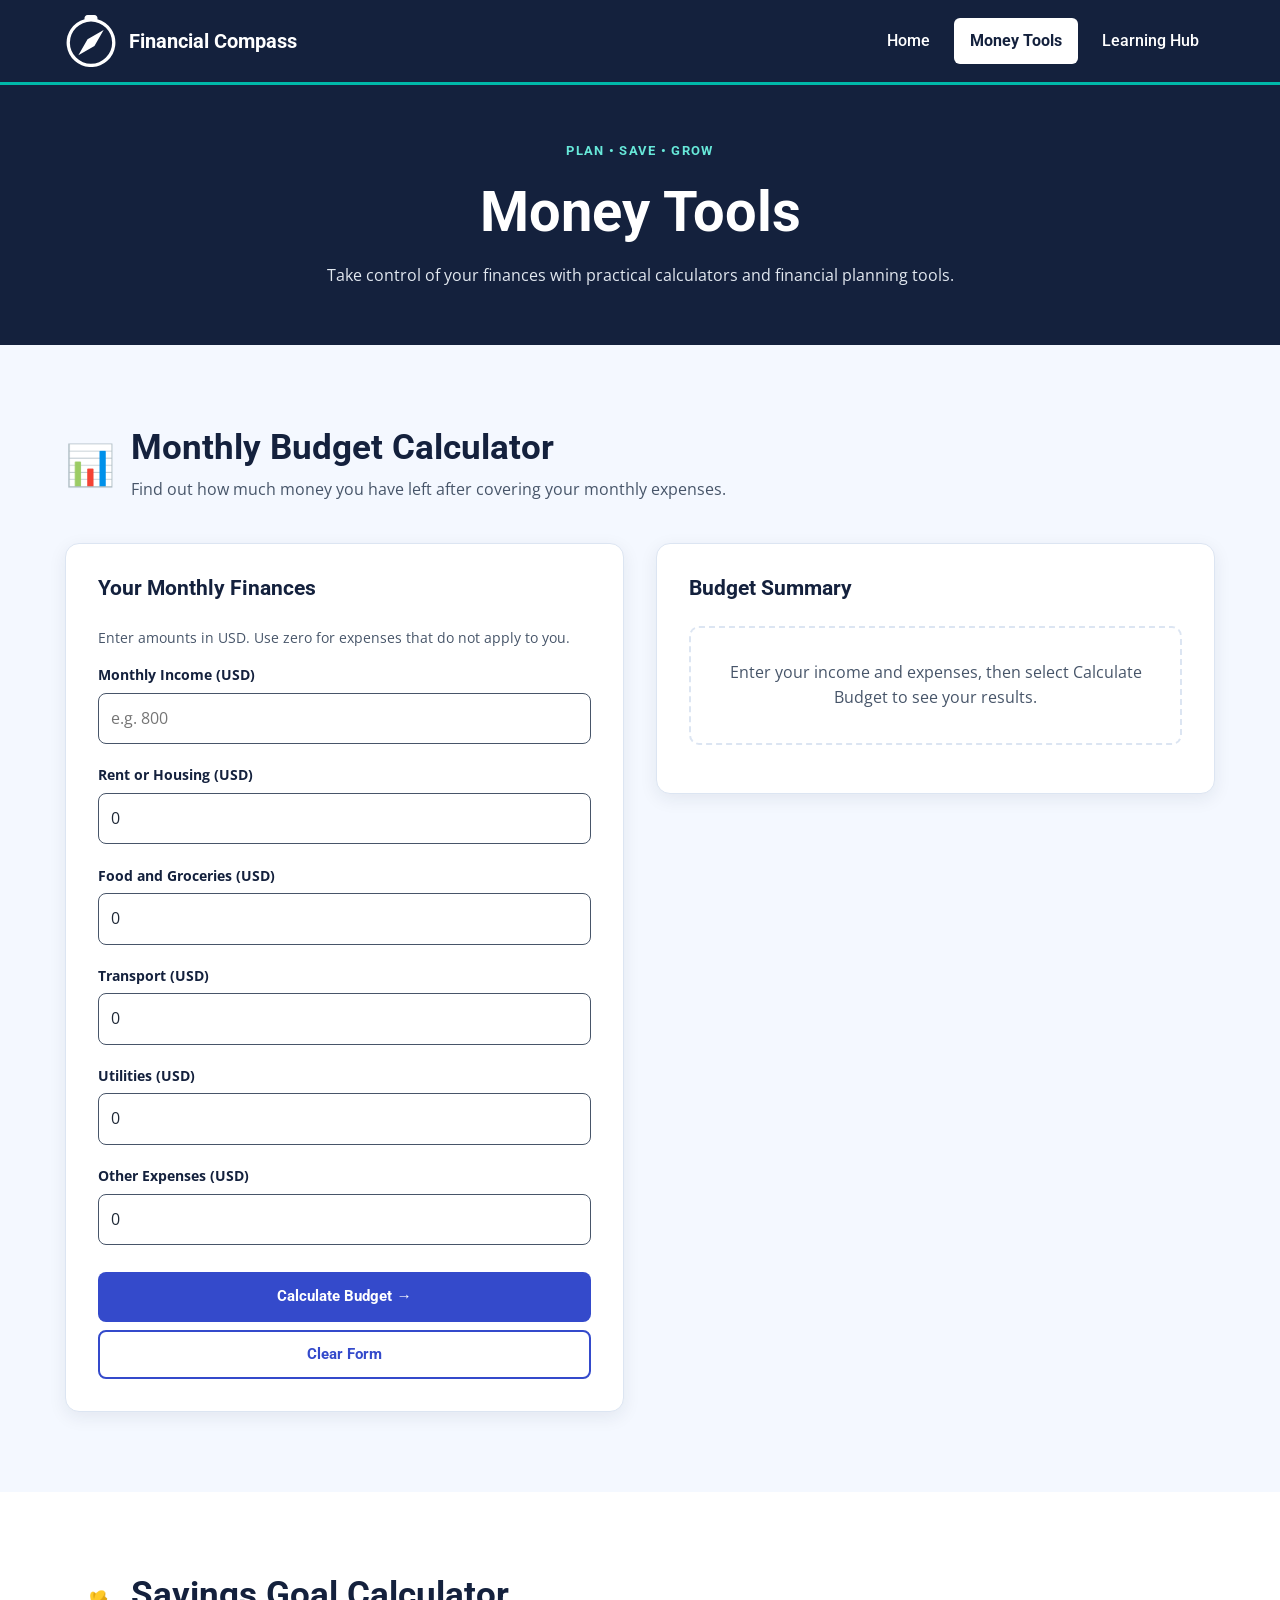
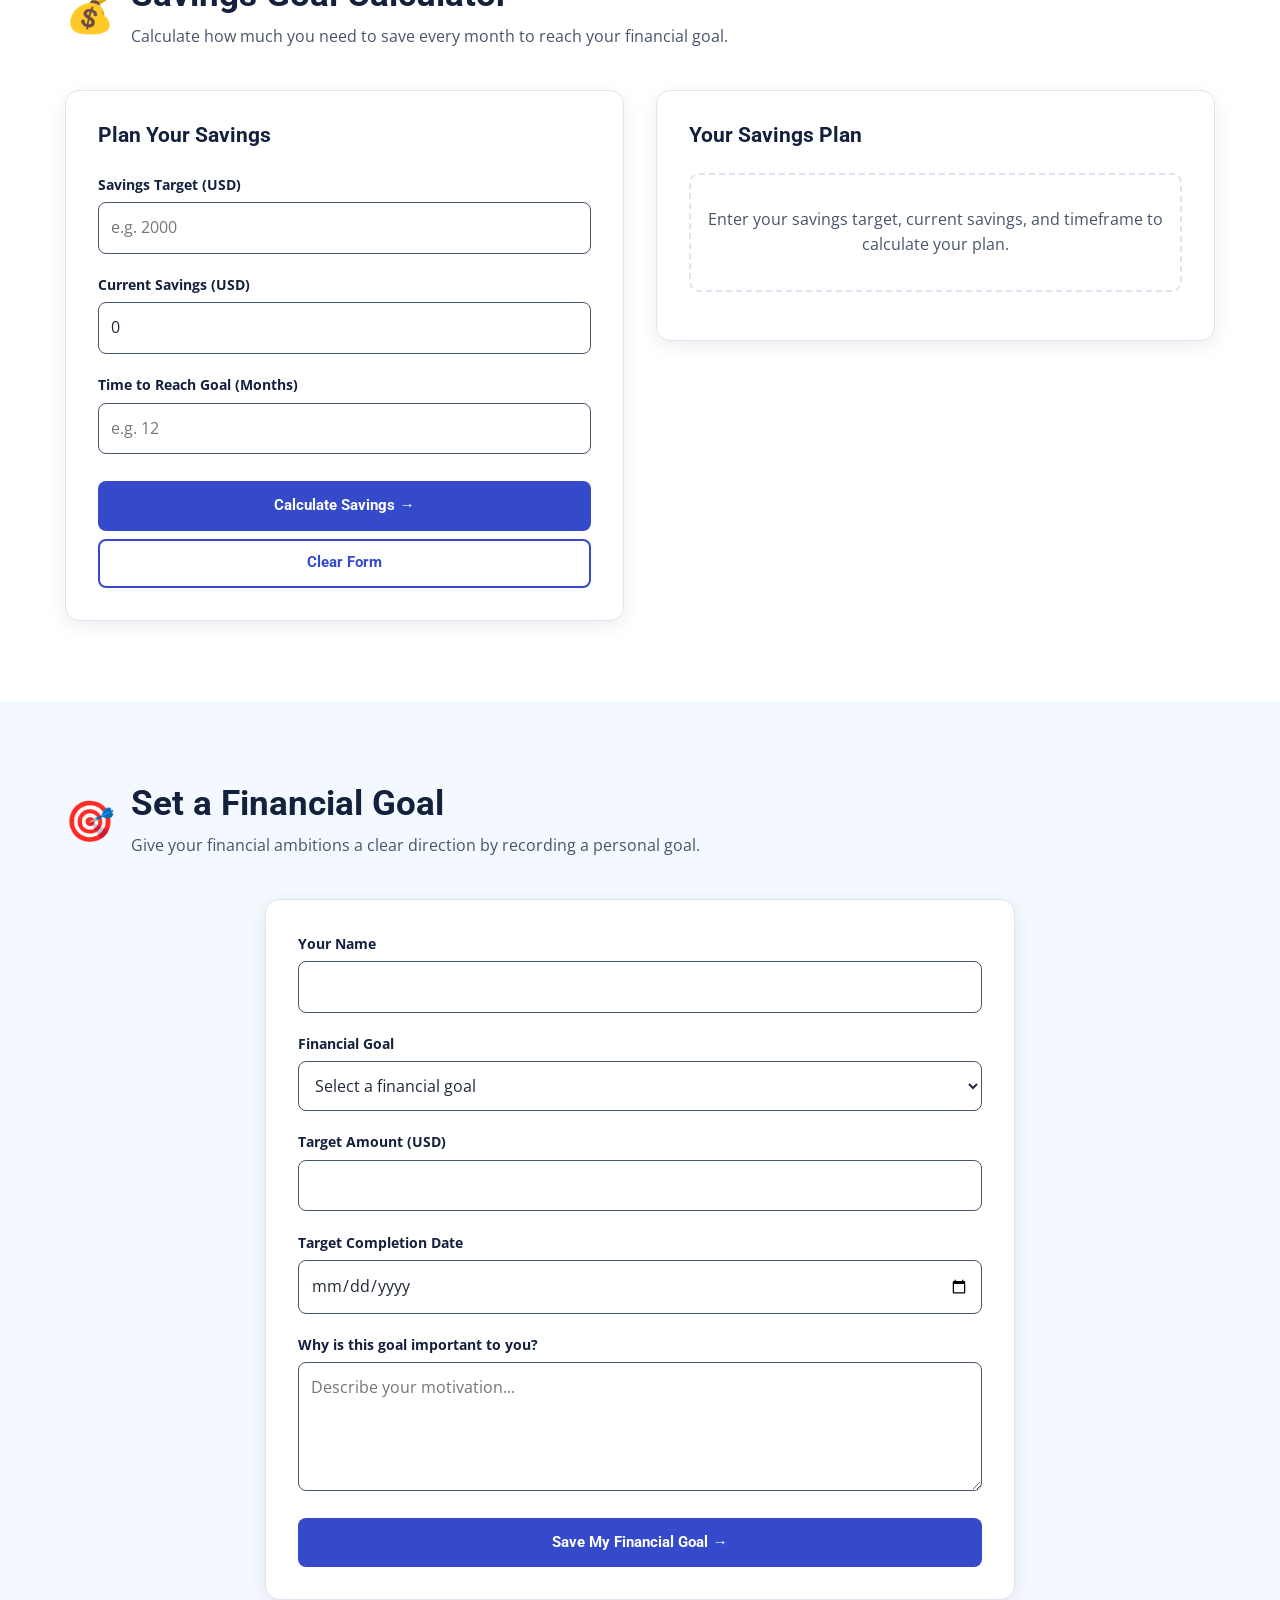
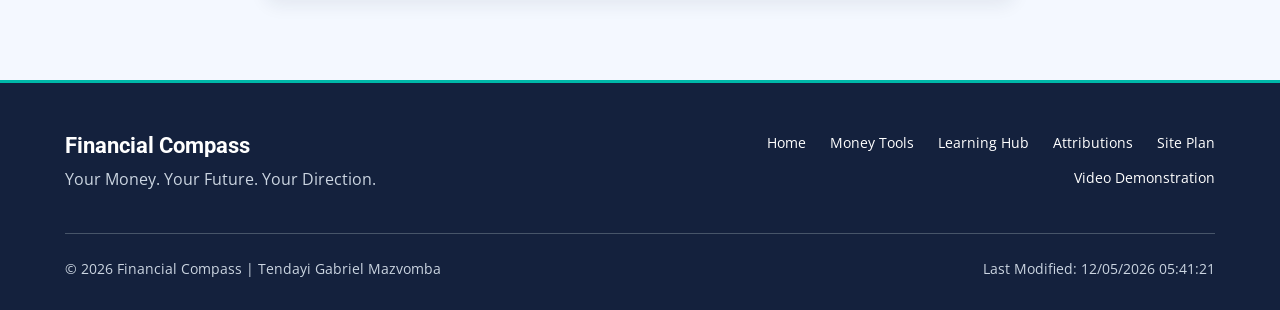
<file: project/tools.html>
<!DOCTYPE html>
<html lang="en">

<head>
    <meta charset="UTF-8">
    <meta name="viewport" content="width=device-width, initial-scale=1.0">

    <title>Money Tools | Financial Compass</title>

    <meta name="description"
        content="Use free interactive money tools to calculate your monthly budget, plan savings, and set personal financial goals.">

    <meta name="author" content="Tendayi Gabriel Mazvomba">

    <meta property="og:title" content="Money Tools | Financial Compass">
    <meta property="og:description"
        content="Practical calculators and goal-setting tools to help you manage your money.">
    <meta property="og:type" content="website">
    <meta property="og:image" content="https://tendayimazvomba.github.io/wdd231/project/images/hero.webp">
    <meta property="og:url" content="https://tendayimazvomba.github.io/wdd231/project/tools.html">

    <link rel="icon" href="favicon.ico">

    <link rel="preconnect" href="https://fonts.googleapis.com">
    <link rel="preconnect" href="https://fonts.gstatic.com" crossorigin>
    <link
        href="https://fonts.googleapis.com/css2?family=Open+Sans:wght@400;500;600;700&family=Roboto:wght@400;500;600;700;800&display=swap"
        rel="stylesheet">


    <link rel="stylesheet" href="styles/small.css">
    <link rel="stylesheet" href="styles/large.css">

    <script type="module" src="scripts/main.js"></script>
    <script type="module" src="scripts/calculators.js"></script>
</head>

<body>

    <!-- Header -->
    <header class="site-header">
        <div class="header-container">

            <a href="index.html" class="brand" aria-label="Financial Compass homepage">
                <img src="images/logo.svg" alt="" width="52" height="52">
                <span>Financial Compass</span>
            </a>

            <button id="menu-button" class="menu-button" type="button" aria-label="Open navigation menu"
                aria-expanded="false" aria-controls="primary-navigation">
                <span aria-hidden="true">☰</span>
            </button>

            <nav id="primary-navigation" class="primary-navigation" aria-label="Main navigation">
                <ul>
                    <li><a href="index.html">Home</a></li>
                    <li>
                        <a href="tools.html" class="active" aria-current="page">Money Tools</a>
                    </li>
                    <li><a href="resources.html">Learning Hub</a></li>
                </ul>
            </nav>

        </div>
    </header>

    <main>

        <!-- Page Introduction -->
        <section class="page-intro">
            <div class="section-container">
                <p class="eyebrow">PLAN • SAVE • GROW</p>
                <h1>Money Tools</h1>
                <p>
                    Take control of your finances with practical
                    calculators and financial planning tools.
                </p>
            </div>
        </section>

        <!-- Budget Calculator -->
        <section class="calculator-section section-container" aria-labelledby="budget-heading">

            <div class="tool-heading">
                <span class="tool-emoji" aria-hidden="true">📊</span>
                <div>
                    <h2 id="budget-heading">Monthly Budget Calculator</h2>
                    <p>
                        Find out how much money you have left
                        after covering your monthly expenses.
                    </p>
                </div>
            </div>

            <div class="calculator-layout">

                <form id="budget-form" class="tool-card">

                    <h3>Your Monthly Finances</h3>

                    <p class="form-note">
                        Enter amounts in USD. Use zero for expenses
                        that do not apply to you.
                    </p>

                    <div class="form-group">
                        <label for="monthly-income">
                            Monthly Income (USD)
                        </label>
                        <input type="number" id="monthly-income" name="income" min="0" step="0.01"
                            placeholder="e.g. 800" required>
                    </div>

                    <div class="form-group">
                        <label for="housing">Rent or Housing (USD)</label>
                        <input type="number" id="housing" name="housing" min="0" step="0.01" value="0" required>
                    </div>

                    <div class="form-group">
                        <label for="food">Food and Groceries (USD)</label>
                        <input type="number" id="food" name="food" min="0" step="0.01" value="0" required>
                    </div>

                    <div class="form-group">
                        <label for="transport">Transport (USD)</label>
                        <input type="number" id="transport" name="transport" min="0" step="0.01" value="0" required>
                    </div>

                    <div class="form-group">
                        <label for="utilities">Utilities (USD)</label>
                        <input type="number" id="utilities" name="utilities" min="0" step="0.01" value="0" required>
                    </div>

                    <div class="form-group">
                        <label for="other-expenses">
                            Other Expenses (USD)
                        </label>
                        <input type="number" id="other-expenses" name="other" min="0" step="0.01" value="0" required>
                    </div>

                    <button type="submit" class="button button-blue form-button">
                        Calculate Budget →
                    </button>

                    <button type="reset" class="button button-reset form-button">
                        Clear Form
                    </button>

                </form>

                <div class="tool-card results-card">

                    <h3>Budget Summary</h3>

                    <div id="budget-results" class="results-content" aria-live="polite">

                        <p class="result-placeholder">
                            Enter your income and expenses,
                            then select Calculate Budget
                            to see your results.
                        </p>

                    </div>

                </div>
            </div>

        </section>

        <!-- Savings Calculator -->
        <section class="savings-section" aria-labelledby="savings-heading">

            <div class="section-container">

                <div class="tool-heading">
                    <span class="tool-emoji" aria-hidden="true">💰</span>
                    <div>
                        <h2 id="savings-heading">Savings Goal Calculator</h2>
                        <p>
                            Calculate how much you need to save
                            every month to reach your financial goal.
                        </p>
                    </div>
                </div>

                <div class="calculator-layout">

                    <form id="savings-form" class="tool-card">

                        <h3>Plan Your Savings</h3>

                        <div class="form-group">
                            <label for="savings-target">
                                Savings Target (USD)
                            </label>
                            <input type="number" id="savings-target" name="target" min="0.01" step="0.01"
                                placeholder="e.g. 2000" required>
                        </div>

                        <div class="form-group">
                            <label for="current-savings">
                                Current Savings (USD)
                            </label>
                            <input type="number" id="current-savings" name="current" min="0" step="0.01" value="0"
                                required>
                        </div>

                        <div class="form-group">
                            <label for="savings-months">
                                Time to Reach Goal (Months)
                            </label>
                            <input type="number" id="savings-months" name="months" min="1" max="600" step="1"
                                placeholder="e.g. 12" required>
                        </div>

                        <button type="submit" class="button button-blue form-button">
                            Calculate Savings →
                        </button>

                        <button type="reset" class="button button-reset form-button">
                            Clear Form
                        </button>

                    </form>

                    <div class="tool-card results-card">

                        <h3>Your Savings Plan</h3>

                        <div id="savings-results" class="results-content" aria-live="polite">

                            <p class="result-placeholder">
                                Enter your savings target,
                                current savings, and timeframe
                                to calculate your plan.
                            </p>

                        </div>

                    </div>
                </div>

            </div>
        </section>

        <!-- Financial Goals -->
        <section class="goals-section section-container" aria-labelledby="goals-heading">

            <div class="tool-heading">
                <span class="tool-emoji" aria-hidden="true">🎯</span>
                <div>
                    <h2 id="goals-heading">Set a Financial Goal</h2>
                    <p>
                        Give your financial ambitions a clear direction
                        by recording a personal goal.
                    </p>
                </div>
            </div>

            <form id="goals-form" class="tool-card goals-form" action="form-action.html" method="get">

                <div class="form-group">
                    <label for="goal-name">Your Name</label>
                    <input type="text" id="goal-name" name="name" minlength="2" maxlength="60" autocomplete="name"
                        required>
                </div>

                <div class="form-group">
                    <label for="goal-type">Financial Goal</label>
                    <select id="goal-type" name="goal" required>
                        <option value="" disabled selected>
                            Select a financial goal
                        </option>
                        <option value="Emergency Fund">
                            Build an Emergency Fund
                        </option>
                        <option value="Education">
                            Save for Education
                        </option>
                        <option value="Business">
                            Start a Business
                        </option>
                        <option value="Home">
                            Save for a Home
                        </option>
                        <option value="Debt Repayment">
                            Repay Debt
                        </option>
                        <option value="Other">
                            Other Financial Goal
                        </option>
                    </select>
                </div>

                <div class="form-group">
                    <label for="goal-amount">
                        Target Amount (USD)
                    </label>
                    <input type="number" id="goal-amount" name="amount" min="0.01" step="0.01" required>
                </div>

                <div class="form-group">
                    <label for="goal-date">
                        Target Completion Date
                    </label>
                    <input type="date" id="goal-date" name="date" required>
                </div>

                <div class="form-group">
                    <label for="goal-message">
                        Why is this goal important to you?
                    </label>
                    <textarea id="goal-message" name="reason" rows="4" maxlength="500"
                        placeholder="Describe your motivation..." required></textarea>
                </div>

                <button type="submit" class="button button-blue form-button">
                    Save My Financial Goal →
                </button>

            </form>

        </section>

    </main>

    <!-- Footer -->
    <footer class="site-footer">
        <div class="footer-container">

            <div class="footer-brand">
                <h2>Financial Compass</h2>
                <p>Your Money. Your Future. Your Direction.</p>
            </div>

            <nav class="footer-links" aria-label="Footer navigation">
                <a href="index.html">Home</a>
                <a href="tools.html">Money Tools</a>
                <a href="resources.html">Learning Hub</a>
                <a href="attributions.html">Attributions</a>
                <a href="siteplan.html">Site Plan</a>
                <a href="https://youtu.be/7rfV9D_4xpo" id="video-link">Video Demonstration</a>
            </nav>

            <div class="footer-bottom">
                <p>
                    &copy; <span id="current-year"></span>
                    Financial Compass | Tendayi Gabriel Mazvomba
                </p>
                <p>
                    Last Modified:
                    <span id="last-modified"></span>
                </p>
            </div>

        </div>
    </footer>

</body>

</html>
</file>
<file: styles/small.css>
/******** Base Styles ********/

* {
    box-sizing: border-box;
}

body {
    margin: 0;
    font-family: "Roboto", sans-serif;
    color: #222;
    background-color: #ffffff;
    line-height: 1.5;
}

img {
    max-width: 100%;
    height: auto;
    display: block;
}

a {
    color: inherit;
}

/******** Header ********/

header {
    display: flex;
    align-items: center;
    justify-content: space-between;
    padding: 1rem;
    background-color: #003B5C;
    color: #ffffff;
}

header img {
    width: 60px;
    height: 60px;
    object-fit: contain;
}

header span {
    flex: 1;
    margin-left: 0.75rem;
    font-size: 1.1rem;
    font-weight: 700;
}

.hamburger {
    width: 44px;
    height: 44px;
    border: none;
    padding: 0;
    background-color: transparent;
    color: #ffffff;
    cursor: pointer;
}

.hamburger::before {
    content: "\2630";
    font-size: 2rem;
}

.hamburger.show::before {
    content: "\00D7";
    font-size: 2.5rem;
}

/******** Navigation ********/

nav {
    display: none;
    background-color: #172b4d;
}

nav.open {
    display: block;
}

nav ul {
    list-style: none;
    margin: 0;
    padding: 0;
}

nav li {
    border-bottom: 1px solid #ffffff;
}

nav a {
    display: block;
    padding: 0.8rem 1rem;
    color: #ffffff;
    text-decoration: none;
    font-weight: 600;
}

nav a:hover {
    background-color: #0067A5;
}

nav a.active {
    background-color: #0067A5;
}

/******** Main ********/

main {
    max-width: 1200px;
    margin: 0 auto;
    padding: 1rem;
}

h1 {
    margin: 0 0 1rem;
    font-size: 2rem;
}

section {
    margin-bottom: 1.5rem;
}

section h2 {
    margin: 0;
    padding: 0.5rem;
    text-align: center;
    background-color: #003B5C;
    color: #ffffff;
    font-size: 1.1rem;
}

section p {
    margin: 0;
    padding: 1rem;
}

/******** Student Image ********/

section img {
    width: 100%;
    max-width: 500px;
    margin: 0 auto;
    object-fit: cover;
}

/******** Course Filter ********/

.course-filter {
    display: grid;
    grid-template-columns: 1fr;
    gap: 0.5rem;
    padding: 0.75rem 0;
}

.course-filter button {
    padding: 0.6rem;
    border: 1px solid #777777;
    border-radius: 4px;
    background-color: #e6e8eb;
    color: #222222;
    font-family: inherit;
    font-weight: 600;
    cursor: pointer;
}

.course-filter button:hover {
    background-color: #0067A5;
    color: #ffffff;
}

#course-list div {
    padding: 0.75rem;
    text-align: center;
    background-color: #e6e8eb;
    border: 1px solid #cccccc;
}

.course-card {
    padding: 1rem;
    margin: 0.25rem 0;
    background-color: #f1f3f5;
    border: 1px solid #d0d5db;
    text-align: center;
}

.course-card.completed {
    background-color: #dbeafe;
    font-weight: 600;
}

/******** Footer ********/

footer {
    margin-top: 2rem;
    padding: 1rem;
    text-align: center;
    background-color: #d9dde2;
}

.social-links {
    display: flex;
    justify-content: center;
    align-items: center;
    gap: 1rem;
    margin-bottom: 1rem;
}

.social-links a:hover {
    opacity: 0.7;
}

.copyright p, #lastModified {
    margin: 0.5rem 0;
}


/******** Course Details Modal ********/

dialog {
    width: 90%;
    max-width: 500px;
    padding: 1.5rem;
    border: 2px solid #003B5C;
    border-radius: 8px;
    background-color: #ffffff;
    color: #222222;
    box-shadow: 0 4px 20px rgba(0, 0, 0, 0.25);
}

/******** Modal Backdrop ********/

dialog::backdrop {
    background-color: rgba(0, 0, 0, 0.65);
}

/******** Modal Heading ********/

dialog h2 {
    margin-top: 0;
    padding: 0.75rem;
    background-color: #003B5C;
    color: #ffffff;
    text-align: center;
    font-size: 1.3rem;
}

/******** Modal Content ********/

dialog p {
    margin: 0.75rem 0;
    line-height: 1.6;
}

/******** Modal Close Button ********/

dialog button {
    display: block;
    margin: 1.5rem 0 0 auto;
    padding: 0.6rem 1.25rem;
    border: none;
    border-radius: 4px;
    background-color: #003B5C;
    color: #ffffff;
    font-family: inherit;
    font-weight: 600;
    cursor: pointer;
}

dialog button:hover {
    background-color: #0067A5;
}

dialog button:focus-visible {
    outline: 3px solid #0067A5;
    outline-offset: 3px;
}
</file>
<file: styles/larger.css>
/******** Larger Screen Styles ********/

@media screen and (min-width: 700px) {
    /******** Header ********/
    header {
        padding: 1rem 2rem;
    }

    header img {
        width: 70px;
        height: 70px;
    }

    header span {
        font-size: 1.4rem;
    }

    .hamburger {
        display: none;
    }

    /******** Navigation ********/

    nav {
        display: block;
        background-color: #172b4d;
    }

    nav ul {
        display: flex;
        justify-content: center;
        align-items: center;
    }

    nav li {
        border-bottom: none;
    }

    nav a {
        padding: 0.75rem 1.5rem;
    }

    /******** Main ********/

    main {
        padding: 1.5rem;
    }

    main section:nth-of-type(1), main section:nth-of-type(2) {
        display: inline-block;
        vertical-align: top;
    }

    main section:nth-of-type(1) {
        width: 68%;
        margin-right: 2%;
    }

    main section:nth-of-type(2) {
        width: 29%;
    }

    main section:nth-of-type(3) {
        clear: both;
        width: 100%;
    }

    /****** Course Filters ********/

    .course-filter {
        grid-template-columns: repeat(3, 1fr);
    }

    #course-list {
        grid-template-columns: repeat(3, 1fr);
    }
}
</file>
<file: chamber/styles/small.css>
/******** General ********/

* {
    box-sizing: border-box;
}

body {
    margin: 0;
    font-family: "Roboto", sans-serif;
    color: #222222;
    background-color: #ffffff;
    line-height: 1.5;
}

img {
    display: block;
    max-width: 100%;
    height: auto;
}

a {
    color: inherit;
}


/******** Header ********/

header {
    display: flex;
    justify-content: space-between;
    align-items: center;
    padding: 1rem;
    background-color: #003B5C;
    color: #ffffff;
}

.site-brand {
    display: flex;
    align-items: center;
}

.site-brand img {
    width: 60px;
    height: 60px;
    margin-right: 0.75rem;
    object-fit: contain;
}

.site-brand span {
    display: block;
    font-size: 1.3rem;
    font-weight: 700;
}

.site-brand p {
    margin: 0;
    font-family: "Open Sans", sans-serif;
    font-size: 0.9rem;
}


/******** Hamburger ********/

.hamburger {
    width: 44px;
    height: 44px;
    border: none;
    padding: 0;
    background-color: transparent;
    color: #ffffff;
    cursor: pointer;
}

.hamburger::before {
    content: "\2630";
    font-size: 2rem;
}

.hamburger.show::before {
    content: "\00D7";
    font-size: 2.5rem;
}


/******** Navigation ********/

nav {
    display: none;
    background-color: #172B4D;
}

nav.open {
    display: block;
}

nav ul {
    margin: 0;
    padding: 0;
    list-style: none;
}

nav li {
    border-bottom: 1px solid #ffffff;
}

nav a {
    display: block;
    padding: 0.9rem 1rem;
    color: #ffffff;
    text-decoration: none;
    font-weight: 600;
}

nav a:hover {
    background-color: #0067A5;
}

nav a.active {
    background-color: #003B5C;
    color: #ffffff;
    border-bottom: 4px solid #ffffff;
}


/******** Main ********/

main {
    max-width: 1200px;
    margin: 0 auto;
    padding: 1rem;
}

h1 {
    margin-top: 0;
    color: #003B5C;
    font-size: 2rem;
}

.directory-intro {
    margin-bottom: 1.5rem;
}


/******** Directory Controls ********/

.directory-menu {
    display: flex;
    justify-content: center;
    gap: 0.75rem;
    margin: 1.5rem 0;
}

.directory-menu button {
    padding: 0.7rem 1.2rem;
    border: 1px solid #003B5C;
    border-radius: 4px;
    background-color: #003B5C;
    color: #ffffff;
    font-family: inherit;
    font-weight: 600;
    cursor: pointer;
}

.directory-menu button:hover {
    background-color: #0067A5;
}


/******** Member Cards ********/

#members {
    width: 100%;
}

#members section {
    margin-bottom: 1rem;
    padding: 1rem;
    border: 1px solid #cccccc;
    border-radius: 6px;
    background-color: #F1F3F5;
}

#members h2 {
    margin-top: 0;
    color: #003B5C;
    font-size: 1.3rem;
}

#members img {
    width: 100%;
    max-width: 300px;
    margin: 0 auto 1rem;
    border-radius: 4px;
    object-fit: cover;
}

#members p {
    margin: 0.5rem 0;
}

#members a {
    display: inline-block;
    margin-top: 0.5rem;
    padding: 0.5rem 0.75rem;
    border-radius: 4px;
    background-color: #003B5C;
    color: #ffffff;
    text-decoration: none;
}

#members a:hover {
    background-color: #0067A5;
}


/******** Grid View ********/

.grid {
    display: grid;
    grid-template-columns: 1fr;
    gap: 1rem;
}


/******** List View ********/

.list {
    display: block;
}

.list section {
    margin-bottom: 0.5rem;
    border-radius: 0;
}

.list section img {
    display: none;
}


/******** Error ********/

.error-message {
    padding: 1rem;
    text-align: center;
    border: 1px solid #777777;
}


/******** Footer ********/

footer {
    margin-top: 2rem;
    padding: 1.5rem 1rem;
    background-color: #D9DDE2;
    text-align: center;
}

footer p {
    margin: 0.35rem 0;
}

.contact-info {
    margin-bottom: 1rem;
}

#lastModified {
    font-size: 0.9rem;
}

/*********************************
 HOME PAGE
 *********************************/

.home-main {
    max-width: 1200px;
    margin: 0 auto;
    padding: 1rem;
}


/* Hero */

.hero {
    position: relative;
    margin-bottom: 1.5rem;
    overflow: hidden;
}

.hero>img {
    width: 100%;
    height: auto;
    min-height: 300px;
    object-fit: cover;
}

.hero-content {
    position: absolute;
    left: 1rem;
    bottom: 1rem;

    max-width: 80%;
    padding: 1rem;

    background-color: rgba(0, 59, 92, 0.9);
    color: #ffffff;
}

.hero-content h2 {
    margin: 0 0 1rem;
}


/* CTA */

.cta-button {
    display: inline-block;

    padding: 0.75rem 1rem;

    border-radius: 4px;

    background-color: #ffffff;
    color: #003B5C;

    text-decoration: none;
    font-weight: 700;
}

.cta-button:hover {
    background-color: #D9DDE2;
}


/* Events and Weather */

.home-information {
    display: grid;
    grid-template-columns: 1fr;
    gap: 1rem;

    margin-bottom: 2rem;
}

.events,
.weather {
    padding: 1rem;

    border: 1px solid #cccccc;
    border-radius: 6px;

    background-color: #F1F3F5;
}

.events h2,
.weather h2,
.spotlight-section>h2 {
    margin-top: 0;

    color: #003B5C;
}

.events article {
    padding-bottom: 1rem;
    margin-bottom: 1rem;

    border-bottom: 1px solid #cccccc;
}

.events article:last-child {
    border-bottom: none;
}


/* Forecast */

#forecast {
    display: grid;
    gap: 0.5rem;
}

.forecast-day {
    display: flex;
    justify-content: space-between;

    padding: 0.75rem;

    background-color: #ffffff;
    border-radius: 4px;
}


/* Spotlights */

#spotlights {
    display: grid;
    grid-template-columns: 1fr;
    gap: 1rem;
}

.spotlight-card {
    padding: 1rem;

    border: 1px solid #cccccc;
    border-radius: 6px;

    background-color: #F1F3F5;

    text-align: center;
}

.spotlight-card h3 {
    color: #003B5C;
}

.spotlight-card img {
    width: 100%;
    max-width: 300px;
    height: 200px;

    margin: 0 auto 1rem;

    object-fit: cover;
}

.spotlight-card a {
    display: inline-block;

    padding: 0.6rem 1rem;

    border-radius: 4px;

    background-color: #003B5C;
    color: #ffffff;

    text-decoration: none;
}

.spotlight-card a:hover {
    background-color: #0067A5;
}

/* WEEK 4: MEMBERSHIP APPLICATION */

.join-main,
.thankyou-main {
    max-width: 1200px;
    margin: 0 auto;
    padding: 1.5rem 1rem;
}

.join-main > h1,
.thankyou-main > h1 {
    color: #003B5C;
}

.join-layout {
    display: grid;
    grid-template-columns: 1fr;
    gap: 2rem;
    margin-top: 2rem;
}

/* Application form */

.application {
    padding: 1.25rem;
    border: 1px solid #d0d5db;
    border-radius: 8px;
    background-color: #f1f3f5;
}

.application h2,
.membership-section h2 {
    color: #003B5C;
}

.application form {
    display: flex;
    flex-direction: column;
    gap: 1rem;
}

.application label {
    display: flex;
    flex-direction: column;
    gap: 0.4rem;
    font-weight: 600;
}

.application input:not([type="hidden"]),
.application select,
.application textarea {
    width: 100%;
    padding: 0.75rem;
    border: 1px solid #596574;
    border-radius: 4px;
    background-color: #ffffff;
    color: #222222;
    font: inherit;
}

.application input:focus,
.application select:focus,
.application textarea:focus {
    outline: 3px solid #0067A5;
    outline-offset: 2px;
}

.application textarea {
    resize: vertical;
}

.submit-button,
.membership-card button,
.close-modal,
.return-link {
    display: inline-block;
    padding: 0.85rem 1.2rem;
    border: none;
    border-radius: 4px;
    background-color: #003B5C;
    color: #ffffff;
    font: inherit;
    font-weight: 700;
    text-decoration: none;
    cursor: pointer;
}

.submit-button:hover,
.membership-card button:hover,
.close-modal:hover,
.return-link:hover {
    background-color: #00517d;
}

/* Membership cards */

.membership-cards {
    display: grid;
    grid-template-columns: 1fr;
    gap: 1rem;
}

.membership-card {
    padding: 1.5rem;
    border: 1px solid #d0d5db;
    border-left: 5px solid #003B5C;
    border-radius: 6px;
    background-color: #f1f3f5;
    animation: reveal-card 0.7s ease-out both;
}

.membership-card:nth-child(2) {
    animation-delay: 0.15s;
}

.membership-card:nth-child(3) {
    animation-delay: 0.3s;
}

.membership-card:nth-child(4) {
    animation-delay: 0.45s;
}

.membership-card h3 {
    margin-top: 0;
    color: #003B5C;
}

@keyframes reveal-card {
    from {
        opacity: 0;
        transform: translateY(20px);
    }

    to {
        opacity: 1;
        transform: translateY(0);
    }
}

/* Membership modals */

dialog {
    width: min(90%, 450px);
    padding: 1.5rem;
    border: 1px solid #003B5C;
    border-radius: 8px;
    background-color: #ffffff;
    color: #222222;
}

dialog::backdrop {
    background-color: rgba(0, 0, 0, 0.65);
}

dialog h2 {
    color: #003B5C;
}

dialog li {
    margin-bottom: 0.6rem;
}

button:focus-visible,
a:focus-visible {
    outline: 3px solid #d58b00;
    outline-offset: 3px;
}

/* Thank-you page */

.confirmation {
    max-width: 700px;
    margin: 2rem 0;
    padding: 1.5rem;
    border: 1px solid #d0d5db;
    border-radius: 8px;
    background-color: #f1f3f5;
}

.confirmation h2 {
    color: #003B5C;
}

.confirmation dl {
    display: grid;
    grid-template-columns: 1fr;
    gap: 0.4rem;
}

.confirmation dt {
    margin-top: 0.75rem;
    font-weight: 700;
}

.confirmation dd {
    margin: 0;
    overflow-wrap: anywhere;
}

@media (prefers-reduced-motion: reduce) {
    .membership-card {
        animation: none;
    }
}
</file>
<file: chamber/styles/larger.css>
@media screen and (min-width: 700px) {

    /******** Header ********/

    header {
        padding: 1rem 2rem;
    }

    .site-brand img {
        width: 70px;
        height: 70px;
    }

    .site-brand span {
        font-size: 1.5rem;
    }

    .hamburger {
        display: none;
    }


    /******** Navigation ********/

    nav {
        display: block;
        background-color: #172B4D;
    }

    nav ul {
        display: flex;
        justify-content: center;
        align-items: center;
    }

    nav li {
        border-bottom: none;
    }

    nav a {
        padding: 0.8rem 1.5rem;
    }


    /******** Main ********/

    main {
        padding: 1.5rem;
    }


    /******** Directory Grid ********/

    .grid {
        grid-template-columns: repeat(2, 1fr);
    }


    /******** Footer ********/

    footer {
        display: flex;
        justify-content: space-between;
        align-items: center;
        text-align: left;
        padding: 1.5rem 2rem;
    }

    .contact-info {
        margin-bottom: 0;
    }

    .development-info {
        text-align: right;
    }

    /******** HOME PAGE - LARGE VIEW ********/

    .home-information {
        grid-template-columns: 2fr 1fr;
    }

    #spotlights {
        grid-template-columns: repeat(3, 1fr);
    }

    .hero-content {
        left: 2rem;
        bottom: 2rem;

        max-width: 500px;
    }

    .hero-content h2 {
        font-size: 1.8rem;
    }

    /* Week 4 desktop layout */

    .join-layout {
        grid-template-columns: minmax(0, 3fr) minmax(0, 2fr);
        align-items: start;
    }

    .membership-cards {
        grid-template-columns: repeat(2, minmax(0, 1fr));
    }

    .confirmation dl {
        grid-template-columns: 180px minmax(0, 1fr);
        column-gap: 1rem;
    }

    .confirmation dt,
    .confirmation dd {
        margin-top: 0.75rem;
    }
}


@media screen and (min-width: 1000px) {

    .grid {
        grid-template-columns: repeat(3, 1fr);
    }

}
</file>
<file: project/styles/small.css>
/******** CSS Variables ********/

:root {
    --primary-color: #14213d;
    --secondary-color: #4361ee;
    --secondary-dark: #344acb;
    --accent-color: #00b8a9;
    --accent-dark: #007f75;
    --highlight-color: #ff6b6b;
    --highlight-dark: #a83240;
    --background-color: #f4f8ff;
    --text-color: #1f2937;
    --white: #ffffff;
    --border-color: #dce5f2;
    --muted-color: #475569;
    --hero-text-color: #e2e8f0;
    --footer-text-color: #cbd5e1;
    --shadow-color: rgb(20 33 61 / 8%);
    --overlay-color: rgb(20 33 61 / 6%);
    --heading-font: "Roboto", Arial, sans-serif;
    --body-font: "Open Sans", Arial, sans-serif;
}

/******** Global Styles ********/

* {
    box-sizing: border-box;
}

html {
    scroll-behavior: smooth;
}

body {
    margin: 0;
    min-width: 320px;
    font-family: var(--body-font);
    font-size: 1rem;
    line-height: 1.6;
    color: var(--text-color);
    background-color: var(--background-color);
}

img {
    display: block;
    max-width: 100%;
    height: auto;
}

a {
    color: var(--secondary-dark);
    text-decoration: none;
}

button,
input,
select,
textarea {
    font: inherit;
}

button {
    cursor: pointer;
}

h1,
h2,
h3 {
    font-family: var(--heading-font);
    line-height: 1.25;
}

h1,
h2,
h3,
p {
    overflow-wrap: break-word;
}

h2 {
    color: var(--primary-color);
}

p {
    margin-top: 0;
}

.section-container {
    width: min(100% - 2rem, 1150px);
    margin-inline: auto;
}

a:focus-visible,
button:focus-visible {
    outline: 3px solid var(--accent-color);
    outline-offset: 4px;
}

/******** Header ********/

.site-header {
    position: relative;
    z-index: 10;
    background-color: var(--primary-color);
    color: var(--white);
    border-bottom: 3px solid var(--accent-color);
}

.header-container {
    width: min(100% - 2rem, 1150px);
    margin-inline: auto;
    display: flex;
    align-items: center;
    justify-content: space-between;
    flex-wrap: wrap;
    gap: 0.75rem;
    padding-block: 0.75rem;
}

.brand {
    display: flex;
    align-items: center;
    gap: 0.75rem;
    color: var(--white);
    font-family: var(--heading-font);
    font-size: 1.1rem;
    font-weight: 700;
}

.brand img {
    width: 52px;
    height: 52px;
    object-fit: contain;
    filter: brightness(0) invert(1);
}

.brand:hover {
    color: var(--white);
}

/******** Mobile Menu ********/

.menu-button {
    display: flex;
    align-items: center;
    justify-content: center;
    width: 44px;
    height: 44px;
    padding: 0;
    border: 1px solid var(--footer-text-color);
    border-radius: 8px;
    background: transparent;
    color: var(--white);
    font-size: 1.8rem;
    line-height: 1;
    cursor: pointer;
}

.menu-button:hover {
    background-color: var(--secondary-dark);
}

.primary-navigation {
    display: none;
    flex-basis: 100%;
}

.primary-navigation.open {
    display: block;
}

.primary-navigation ul {
    list-style: none;
    margin: 0;
    padding: 0.5rem 0;
    display: flex;
    flex-direction: column;
    gap: 0.25rem;
}

.primary-navigation a {
    display: block;
    padding: 0.8rem 1rem;
    color: var(--white);
    font-family: var(--heading-font);
    font-weight: 500;
    border-radius: 6px;
}

.primary-navigation a:hover {
    background-color: var(--secondary-dark);
}

.primary-navigation a.active,
.primary-navigation a[aria-current="page"] {
    background-color: var(--white);
    color: var(--primary-color);
    font-weight: 700;
}

/******** Hero Section ********/

.hero {
    display: grid;
    grid-template-columns: 1fr;
    background-color: var(--primary-color);
    color: var(--white);
}

.hero-content {
    padding: 3rem 1rem;
    width: 100%;
    max-width: 650px;
    margin-inline: auto;
}

.eyebrow {
    margin-bottom: 1rem;
    color: #67e8d9;
    font-family: var(--heading-font);
    font-size: 0.8rem;
    font-weight: 700;
    letter-spacing: 0.1em;
}

.hero h1 {
    margin: 0 0 1.25rem;
    font-size: clamp(2.1rem, 7vw, 3.5rem);
    font-weight: 800;
    color: var(--white);
}

.hero-description {
    max-width: 560px;
    margin-bottom: 1.75rem;
    color: var(--hero-text-color);
    font-size: 1rem;
}

.hero-actions {
    display: flex;
    flex-wrap: wrap;
    gap: 0.75rem;
}

.hero-image {
    width: 100%;
    min-width: 0;
}

.hero-image img {
    width: 100%;
    height: 100%;
    max-height: 450px;
    object-fit: cover;
}

/******** Buttons ********/

.button {
    display: inline-flex;
    align-items: center;
    justify-content: center;
    gap: 0.6rem;
    min-height: 46px;
    padding: 0.8rem 1.3rem;
    border: 2px solid transparent;
    border-radius: 8px;
    font-family: var(--heading-font);
    font-size: 0.95rem;
    font-weight: 700;
    text-align: center;
    line-height: 1.3;
    transition: background-color 0.2s ease,
        transform 0.2s ease;
}

.button:hover {
    transform: translateY(-2px);
}

.button-coral {
    background-color: var(--highlight-color);
    color: var(--primary-color);
}

.button-coral:hover {
    background-color: #ff8b8b;
    color: var(--primary-color);
}

.button-outline {
    border-color: var(--white);
    background-color: transparent;
    color: var(--white);
}

.button-outline:hover {
    background-color: var(--white);
    color: var(--primary-color);
}

.button-blue {
    background-color: var(--secondary-dark);
    color: var(--white);
}

.button-blue:hover {
    background-color: var(--primary-color);
    color: var(--white);
}

/******** Section Headings ********/

.section-heading {
    max-width: 750px;
    margin: 0 auto 2rem;
    text-align: center;
}

.section-label {
    margin-bottom: 0.6rem;
    color: var(--secondary-dark);
    font-family: var(--heading-font);
    font-size: 0.8rem;
    font-weight: 700;
    letter-spacing: 0.08em;
}

.section-heading h2 {
    margin: 0 0 1rem;
    font-size: clamp(1.7rem, 5vw, 2.4rem);
}

.section-heading>p:last-child {
    color: var(--muted-color);
}

/******** Introduction ********/

.introduction {
    padding-block: 3.5rem;
}

.benefits-grid {
    display: grid;
    grid-template-columns: 1fr;
    gap: 1.25rem;
}

.benefit {
    padding: 1.75rem;
    border: 1px solid var(--border-color);
    border-radius: 12px;
    background-color: var(--white);
    box-shadow: 0 4px 14px var(--shadow-color);
    text-align: center;
}

.icon-wrapper {
    display: flex;
    align-items: center;
    justify-content: center;
    width: 72px;
    height: 72px;
    margin: 0 auto 1.25rem;
    border-radius: 18px;
    background-color: var(--background-color);
}

.feature-icon {
    font-size: 2.3rem;
    line-height: 1;
}

.benefit h3 {
    margin: 0 0 0.75rem;
    color: var(--primary-color);
    font-size: 1.2rem;
}

.benefit p {
    margin-bottom: 0;
    color: var(--muted-color);
}

/******** Financial Topics ********/

.topics-section {
    padding-block: 3.5rem;
    background-color: var(--white);
}

.topics-grid {
    display: grid;
    grid-template-columns: 1fr;
    gap: 1.5rem;
}

.topic-card {
    min-width: 0;
    overflow: hidden;
    border: 1px solid var(--border-color);
    border-radius: 14px;
    background-color: var(--white);
    box-shadow: 0 5px 18px var(--shadow-color);
}

.topic-card img {
    width: 100%;
    aspect-ratio: 3 / 2;
    object-fit: cover;
}

.topic-content {
    padding: 1.5rem;
}

.topic-content h3 {
    margin: 0 0 0.8rem;
    color: var(--primary-color);
    font-size: 1.25rem;
}

.topic-content p {
    margin-bottom: 1.2rem;
    color: var(--muted-color);
}

.topic-content a {
    display: inline-flex;
    align-items: center;
    gap: 0.4rem;
    font-family: var(--heading-font);
    font-weight: 700;
    color: var(--secondary-dark);
}

.topic-content a:hover {
    color: var(--primary-color);
    text-decoration: underline;
}

/******** Money Tools Preview ********/

.tools-preview {
    display: grid;
    grid-template-columns: 1fr;
    gap: 2rem;
    align-items: center;
    padding-block: 4rem;
}

.tools-preview-content h2 {
    margin: 0 0 1rem;
    font-size: clamp(1.8rem, 5vw, 2.5rem);
}

.tools-preview-content>p:not(.section-label) {
    color: var(--muted-color);
}

.tools-list {
    list-style: none;
    margin: 1.5rem 0;
    padding: 0;
}

.tools-list li {
    margin-bottom: 0.85rem;
    padding: 0.65rem 0;
    border-bottom: 1px solid var(--border-color);
    font-weight: 600;
}

.tools-preview-visual {
    display: flex;
    flex-direction: column;
    align-items: center;
    justify-content: center;
    min-height: 260px;
    padding: 2rem;
    border-radius: 20px;
    background: linear-gradient(135deg,
            var(--secondary-dark),
            var(--primary-color));
    color: var(--white);
    text-align: center;
}

.visual-icon {
    margin-bottom: 1rem;
    font-size: 5rem;
    line-height: 1.2;
}

.tools-preview-visual p {
    margin-bottom: 0;
    font-family: var(--heading-font);
    font-weight: 700;
    letter-spacing: 0.1em;
}

/******** Call to Action ********/

.cta-section {
    padding-block: 3.5rem;
    background-color: var(--primary-color);
    color: var(--white);
}

.cta-content {
    max-width: 800px;
    text-align: center;
}

.cta-content h2 {
    margin: 0 0 1rem;
    color: var(--white);
    font-size: clamp(1.8rem, 5vw, 2.5rem);
}

.cta-content p {
    max-width: 600px;
    margin: 0 auto 1.75rem;
    color: var(--hero-text-color);
}

/******** Footer ********/

.site-footer {
    padding: 3rem 0 1.5rem;
    background-color: var(--primary-color);
    color: var(--white);
    border-top: 3px solid var(--accent-color);
}

.footer-container {
    width: min(100% - 2rem, 1150px);
    margin-inline: auto;
}

.footer-brand {
    margin-bottom: 1.5rem;
}

.footer-brand h2 {
    margin: 0 0 0.5rem;
    color: var(--white);
    font-size: 1.4rem;
}

.footer-brand p {
    color: var(--footer-text-color);
}

.footer-links {
    display: flex;
    flex-wrap: wrap;
    gap: 0.75rem 1.5rem;
    margin-bottom: 2rem;
}

.footer-links a {
    color: var(--white);
    font-size: 0.9rem;
}

.footer-links a:hover {
    text-decoration: underline;
}

.footer-bottom {
    padding-top: 1.5rem;
    border-top: 1px solid var(--muted-color);
    text-align: center;
}

.footer-bottom p {
    margin-bottom: 0.4rem;
    color: var(--footer-text-color);
    font-size: 0.85rem;
}

/******** Reduced Motion ********/

@media (prefers-reduced-motion: reduce) {
    html {
        scroll-behavior: auto;
    }

    .button {
        transition: none;
    }

    .button:hover {
        transform: none;
    }
}


/******** Page Introduction ********/

.page-intro {
    padding: 3.5rem 0;
    background-color: var(--primary-color);
    color: var(--white);
    text-align: center;
}

.page-intro h1 {
    margin: 0 0 1rem;
    font-size: clamp(2.2rem, 6vw, 3.5rem);
    color: var(--white);
}

.page-intro p:last-child {
    max-width: 650px;
    margin: 0 auto;
    color: var(--hero-text-color);
}

/******** Calculator Sections ********/

.calculator-section,
.goals-section {
    padding-block: 3.5rem;
}

.savings-section {
    padding-block: 3.5rem;
    background-color: var(--white);
}

.tool-heading {
    display: flex;
    align-items: flex-start;
    gap: 1rem;
    margin-bottom: 2rem;
}

.tool-emoji {
    font-size: 2.5rem;
    line-height: 1.3;
}

.tool-heading h2 {
    margin: 0 0 0.5rem;
    font-size: clamp(1.6rem, 4vw, 2.2rem);
}

.tool-heading p {
    margin: 0;
    color: var(--muted-color);
}

.calculator-layout {
    display: grid;
    grid-template-columns: 1fr;
    gap: 1.5rem;
}

.tool-card {
    min-width: 0;
    padding: 1.5rem;
    border: 1px solid var(--border-color);
    border-radius: 14px;
    background-color: var(--white);
    box-shadow: 0 5px 18px var(--shadow-color);
}

.tool-card h3 {
    margin: 0 0 1.5rem;
    color: var(--primary-color);
    font-size: 1.3rem;
}

.form-note {
    color: var(--muted-color);
    font-size: 0.9rem;
}

/******** Form Fields ********/

.form-group {
    display: flex;
    flex-direction: column;
    gap: 0.4rem;
    margin-bottom: 1.2rem;
}

.form-group label {
    color: var(--primary-color);
    font-weight: 700;
    font-size: 0.9rem;
}

.form-group input,
.form-group select,
.form-group textarea {
    width: 100%;
    min-height: 46px;
    padding: 0.75rem;
    border: 1px solid var(--muted-color);
    border-radius: 8px;
    background-color: var(--white);
    color: var(--text-color);
}

.form-group textarea {
    resize: vertical;
}

.form-group input:focus,
.form-group select:focus,
.form-group textarea:focus {
    outline: 2px solid var(--secondary-dark);
    outline-offset: 2px;
}

.form-button {
    width: 100%;
    margin-top: 0.5rem;
}

.button-reset {
    border-color: var(--secondary-dark);
    background-color: var(--white);
    color: var(--secondary-dark);
}

.button-reset:hover {
    background-color: var(--background-color);
}

/******** Calculator Results ********/

.results-card {
    align-self: start;
}

.result-placeholder {
    padding: 2rem 1rem;
    color: var(--muted-color);
    text-align: center;
    border: 2px dashed var(--border-color);
    border-radius: 10px;
}

.result-item {
    display: flex;
    justify-content: space-between;
    align-items: center;
    flex-wrap: wrap;
    gap: 0.5rem;
    padding: 1rem 0;
    border-bottom: 1px solid var(--border-color);
}

.result-item strong {
    color: var(--primary-color);
    font-size: 1.1rem;
}

.result-highlight {
    margin-top: 1rem;
    padding: 1.2rem;
    border: 2px solid var(--accent-dark);
    border-radius: 10px;
    background-color: var(--background-color);
}

.result-highlight strong {
    color: var(--accent-dark);
    font-size: 1.4rem;
}

.budget-advice {
    margin-top: 1.5rem;
    padding: 1.25rem;
    border-left: 4px solid var(--accent-dark);
    border-radius: 8px;
    background-color: var(--background-color);
}

.budget-advice h4 {
    margin: 0 0 0.5rem;
    color: var(--primary-color);
}

.budget-advice p {
    margin-bottom: 0;
    color: var(--text-color);
}

/******** Negative Budget Result ********/

.result-negative {
    border-color: var(--highlight-dark);
}

.result-negative strong {
    color: var(--highlight-dark);
}

/******** Savings Progress ********/

.progress-container {
    margin-top: 1.5rem;
}

.progress-container label {
    display: block;
    margin-bottom: 0.5rem;
    font-weight: 700;
    color: var(--primary-color);
}

progress {
    width: 100%;
    height: 20px;
    accent-color: var(--accent-dark);
}

/******** Financial Goals ********/

.goals-form {
    max-width: 750px;
    margin-inline: auto;
}

/******** Confirmation Page ********/

.confirmation-section {
    padding-block: 4rem;
}

.confirmation-card {
    max-width: 750px;
    margin-inline: auto;
    padding: 1.5rem;
    border: 1px solid var(--border-color);
    border-radius: 16px;
    background-color: var(--white);
    box-shadow: 0 5px 18px var(--shadow-color);
    text-align: center;
}

.confirmation-icon {
    margin-bottom: 1rem;
    font-size: 3.5rem;
}

.confirmation-card h2 {
    margin: 0 0 1rem;
    font-size: clamp(1.7rem, 5vw, 2.3rem);
}

.confirmation-card>p {
    max-width: 550px;
    margin: 0 auto 2rem;
    color: var(--muted-color);
}

.goal-summary {
    margin: 2rem 0;
    text-align: left;
}

.summary-row {
    display: flex;
    flex-direction: column;
    gap: 0.4rem;
    padding: 1rem;
    border-bottom: 1px solid var(--border-color);
}

.summary-row:nth-child(odd) {
    background-color: var(--background-color);
}

.summary-label {
    color: var(--muted-color);
    font-size: 0.9rem;
}

.summary-value {
    color: var(--primary-color);
    overflow-wrap: anywhere;
    white-space: pre-wrap;
}

.confirmation-actions {
    display: flex;
    flex-direction: column;
    gap: 1rem;
    margin-top: 2rem;
}


/******** Learning Hub ********/

.resources-section {
    padding-block: 3.5rem;
}

.resources-controls {
    display: grid;
    grid-template-columns: 1fr;
    gap: 1rem;
    margin-bottom: 1.5rem;
    padding: 1.5rem;
    border: 1px solid var(--border-color);
    border-radius: 12px;
    background-color: var(--white);
}

.resources-controls .form-group {
    margin-bottom: 0;
}

.resources-count {
    margin-bottom: 1.5rem;
    color: var(--muted-color);
    font-weight: 700;
}

.resources-grid {
    display: grid;
    grid-template-columns: 1fr;
    gap: 1.5rem;
}

/******** Resource Cards ********/

.resource-card {
    display: flex;
    flex-direction: column;
    align-items: flex-start;
    min-width: 0;
    padding: 1.5rem;
    border: 1px solid var(--border-color);
    border-radius: 14px;
    background-color: var(--white);
    box-shadow: 0 5px 18px var(--shadow-color);
}

.resource-icon {
    display: flex;
    align-items: center;
    justify-content: center;
    width: 64px;
    height: 64px;
    margin-bottom: 1rem;
    border-radius: 14px;
    background-color: var(--background-color);
    font-size: 2rem;
}

.resource-category {
    display: inline-block;
    margin-bottom: 0.75rem;
    padding: 0.3rem 0.7rem;
    border-radius: 20px;
    background-color: var(--background-color);
    color: var(--secondary-dark);
    font-size: 0.8rem;
    font-weight: 700;
}

.resource-title {
    margin: 0 0 0.75rem;
    color: var(--primary-color);
    font-size: 1.25rem;
}

.resource-summary {
    margin-bottom: 1.25rem;
    color: var(--muted-color);
}

.resource-meta {
    display: flex;
    flex-wrap: wrap;
    gap: 0.5rem 1rem;
    width: 100%;
    margin-top: auto;
    margin-bottom: 1.25rem;
    padding-top: 1rem;
    border-top: 1px solid var(--border-color);
    color: var(--muted-color);
    font-size: 0.85rem;
}

.resource-button {
    width: 100%;
}

.no-results {
    grid-column: 1 / -1;
    padding: 2rem;
    border: 1px dashed var(--border-color);
    border-radius: 10px;
    text-align: center;
    color: var(--muted-color);
}

.resources-error {
    padding: 1rem;
    border: 1px solid var(--highlight-dark);
    border-radius: 8px;
    color: var(--highlight-dark);
    background-color: var(--white);
}

.resources-error[hidden] {
    display: none;
}

/******** Lesson Dialog ********/

.lesson-dialog {
    width: min(92%, 700px);
    max-height: 85vh;
    padding: 0;
    border: 1px solid var(--border-color);
    border-radius: 16px;
    background-color: var(--white);
    color: var(--text-color);
    box-shadow: 0 15px 45px var(--shadow-color);
}

.lesson-dialog::backdrop {
    background-color: rgb(20 33 61 / 75%);
}

.dialog-header {
    display: flex;
    justify-content: space-between;
    align-items: flex-start;
    gap: 1rem;
    padding: 1.5rem;
    border-bottom: 1px solid var(--border-color);
}

.dialog-header h2 {
    margin: 0;
    font-size: 1.5rem;
}

.dialog-close {
    display: flex;
    align-items: center;
    justify-content: center;
    flex-shrink: 0;
    width: 44px;
    height: 44px;
    border: 1px solid var(--border-color);
    border-radius: 8px;
    background-color: var(--background-color);
    color: var(--primary-color);
    font-size: 1.5rem;
}

.dialog-close:hover {
    background-color: var(--border-color);
}

.dialog-content {
    padding: 1.5rem;
}

.dialog-meta {
    color: var(--secondary-dark);
    font-size: 0.9rem;
    font-weight: 700;
}

.dialog-summary {
    font-weight: 700;
    color: var(--primary-color);
}

.lesson-paragraph {
    margin-bottom: 1rem;
    line-height: 1.8;
}


/******** Attributions Page ********/

.attributions-section {
    padding-block: 3.5rem;
}

.attributions-grid {
    display: grid;
    grid-template-columns: 1fr;
    gap: 1.5rem;
}

.attribution-card {
    min-width: 0;
    padding: 1.5rem;
    border: 1px solid var(--border-color);
    border-radius: 14px;
    background-color: var(--white);
    box-shadow: 0 5px 18px var(--shadow-color);
}

.attribution-icon {
    display: flex;
    align-items: center;
    justify-content: center;
    width: 64px;
    height: 64px;
    margin-bottom: 1rem;
    border-radius: 14px;
    background-color: var(--background-color);
    font-size: 2rem;
}

.attribution-card h3 {
    margin: 0 0 1rem;
    color: var(--primary-color);
    font-size: 1.3rem;
}

.attribution-card p {
    color: var(--muted-color);
}

.attribution-card ul {
    padding-left: 1.3rem;
    margin-bottom: 1.25rem;
}

.attribution-card li {
    margin-bottom: 0.6rem;
    overflow-wrap: anywhere;
}

.attribution-card a {
    color: var(--secondary-dark);
    font-weight: 700;
    text-decoration: underline;
    text-underline-offset: 3px;
}

.attribution-card a:hover {
    color: var(--primary-color);
}

.attribution-note {
    padding: 0.85rem;
    border-left: 4px solid var(--accent-dark);
    background-color: var(--background-color);
    font-size: 0.9rem;
}

/******** Educational Disclaimer ********/

.disclaimer-section {
    padding-block: 3rem;
    background-color: var(--white);
    border-top: 1px solid var(--border-color);
}

.disclaimer-section h2 {
    margin: 0 0 1rem;
    font-size: 1.5rem;
}

.disclaimer-section p {
    max-width: 850px;
    margin-bottom: 0;
    color: var(--muted-color);
}
</file>
<file: project/styles/large.css>
/******** Tablet Layout ********/

@media (min-width: 600px) {

    /******** Header ********/

    .brand {
        font-size: 1.25rem;
    }

    /******** Hero ********/

    .hero-content {
        padding: 4rem 2rem;
    }

    .hero-description {
        font-size: 1.1rem;
    }

    /******** Introduction ********/

    .benefits-grid {
        grid-template-columns: repeat(2, minmax(0, 1fr));
    }

    /******** Financial Topics ********/

    .topics-grid {
        grid-template-columns: repeat(2, minmax(0, 1fr));
    }

    /******** Footer ********/

    .footer-bottom {
        display: flex;
        justify-content: space-between;
        gap: 1rem;
        text-align: left;
    }
}

/******** Desktop Layout ********/

@media (min-width: 900px) {

    /******** Header ********/

    .header-container {
        flex-wrap: nowrap;
        min-height: 82px;
    }

    .menu-button {
        display: none;
    }

    .primary-navigation,
    .primary-navigation.open {
        display: block;
        flex-basis: auto;
    }

    .primary-navigation ul {
        flex-direction: row;
        align-items: center;
        gap: 0.5rem;
        padding: 0;
    }

    .primary-navigation a {
        padding: 0.65rem 1rem;
    }

    /******** Hero ********/

    .hero {
        grid-template-columns: minmax(0, 1fr) minmax(0, 1fr);
        min-height: 520px;
    }

    .hero-content {
        display: flex;
        flex-direction: column;
        align-items: flex-start;
        justify-content: center;
        max-width: 650px;
        margin-left: auto;
        margin-right: 0;
        padding: 4rem 3rem;
    }

    .hero h1 {
        font-size: clamp(2.5rem, 4vw, 4rem);
    }

    .hero-image {
        min-height: 520px;
    }

    .hero-image img {
        height: 100%;
        max-height: none;
    }

    /******** Introduction ********/

    .introduction {
        padding-block: 5rem;
    }

    .benefits-grid {
        grid-template-columns: repeat(3, minmax(0, 1fr));
    }

    /******** Financial Topics ********/

    .topics-section {
        padding-block: 5rem;
    }

    .topics-grid {
        grid-template-columns: repeat(4, minmax(0, 1fr));
    }

    .topic-content {
        padding: 1.25rem;
    }

    .topic-content h3 {
        font-size: 1.15rem;
    }

    /******** Money Tools ********/

    .tools-preview {
        grid-template-columns: minmax(0, 1.1fr) minmax(0, 0.9fr);
        gap: 4rem;
        padding-block: 5rem;
    }

    .tools-preview-visual {
        min-height: 360px;
    }

    /******** Call to Action ********/

    .cta-section {
        padding-block: 5rem;
    }

    /******** Footer ********/

    .footer-container {
        display: grid;
        grid-template-columns: 1fr 1fr;
        column-gap: 2rem;
    }

    .footer-links {
        justify-content: flex-end;
        align-content: start;
    }

    .footer-bottom {
        grid-column: 1 / -1;
    }
}

/******** Large Desktop Layout ********/

@media (min-width: 1200px) {

    .hero-content {
        padding-left: 4rem;
        padding-right: 4rem;
    }

    .hero h1 {
        font-size: 4rem;
    }

    .section-container {
        width: min(100% - 3rem, 1150px);
    }
}


/******** Money Tools Tablet Layout ********/

@media (min-width: 600px) {
    .tool-card {
        padding: 2rem;
    }

    .tool-heading {
        align-items: center;
    }
}

/******** Money Tools Desktop Layout ********/

@media (min-width: 900px) {
    .calculator-layout {
        grid-template-columns: repeat(2, minmax(0, 1fr));
        gap: 2rem;
    }

    .calculator-section,
    .savings-section,
    .goals-section {
        padding-block: 5rem;
    }

    .tool-heading {
        margin-bottom: 2.5rem;
    }
}


/******** Confirmation Desktop Layout ********/

@media (min-width: 600px) {
    .confirmation-card {
        padding: 3rem;
    }

    .summary-row {
        flex-direction: row;
        justify-content: space-between;
        align-items: flex-start;
        gap: 1.5rem;
    }

    .summary-value {
        max-width: 65%;
        text-align: right;
    }

    .confirmation-actions {
        flex-direction: row;
        justify-content: center;
        flex-wrap: wrap;
    }
}


/******** Learning Hub Tablet Layout ********/

@media (min-width: 600px) {
    .resources-controls {
        grid-template-columns: minmax(0, 2fr) minmax(0, 1fr);
        align-items: end;
    }

    .resources-grid {
        grid-template-columns: repeat(2, minmax(0, 1fr));
    }

    .dialog-header,
    .dialog-content {
        padding: 2rem;
    }
}

/******** Learning Hub Desktop Layout ********/

@media (min-width: 900px) {
    .resources-section {
        padding-block: 5rem;
    }

    .resources-grid {
        grid-template-columns: repeat(3, minmax(0, 1fr));
    }

    .resource-card {
        padding: 2rem;
    }

    .resource-card:hover {
        box-shadow: 0 10px 25px var(--shadow-color);
    }
}


/******** Attributions Tablet Layout ********/

@media (min-width: 600px) {
    .attributions-grid {
        grid-template-columns: repeat(2, minmax(0, 1fr));
    }
}

/******** Attributions Desktop Layout ********/

@media (min-width: 900px) {
    .attributions-section {
        padding-block: 5rem;
    }

    .attributions-grid {
        grid-template-columns: repeat(3, minmax(0, 1fr));
    }

    .attribution-card {
        padding: 2rem;
    }
}
</file>
<file: week01/code-along-header/styles/base.css>
/*-----------------Color Scheme-----------------------
terra cotta #E07A5F
deep slate blue #3D405B */

/******************* Site Wide ****************************/

* {
    font-family: "Open Sans", sans-serif;
    box-sizing: border-box;
}

/****************** Header *******************************/
header {
    display: grid;
    grid-template-columns: 24px auto 44px;
    padding: 5px 0 5px 10px;
    align-items: end;
    border-bottom: solid 1px #ddd;
    column-gap: 8px;
}

header img {
    display: block;
    width: 100%;
    height: auto;
}

header span {
    font-size: 1.2rem;
    color: #3D405B;
}

/************************** Hamburger Navigation ******************/
.hamburger {
    background: none;
    border: none;
    color: #3D405B;
    cursor: pointer;
}

.hamburger::after {
    content: "\2630";
    font-size: 2rem;
}

.hamburger.show::after {
    content: "\00D7";
}

/*************************** Navigation Menu ************************/

.navigation {
    display: none;
}

.navigation.show {
    display: block;
}

.navigation ul {
    display: flex;
}

nav a {
    color: #3D405B;
}
</file>
<file: week01/code-along-header/styles/larger.css>
@media screen and (min-width: 38rem) {
    header {
        grid-template-columns: 24px auto;
    }

    .hamburger {
        display: none;
    }

    .navigation {
        display: block;
    }
}
</file>
<file: week04/startHere/styles/small.css>
*{box-sizing: border-box;}
html {
  -webkit-text-size-adjust: 100%; 
  -ms-text-size-adjust: 100%;
}

h1 {
  color: #3D405B;
}

form {
    margin: 1rem 2%;
  
    label {
      display: block;
      font-size: .8rem;
      color: purple;
      padding-top: .2rem;
    }
    h3 {
      font-size: .9rem;
      color: #E07A5F;
      margin: 1.5rem 0 .2rem 0;
      border-bottom: 1px solid #eee;
    }
  
    input[type=text],
    input[type=tel],
    input[type=date],
    input[type=email],
    select {
      display: block;
      margin: .1rem 0 1rem 0 ;
      padding: .3rem;
      border: 1px solid #999;
      border-radius: 4px;
      border-left-width: 5px;
      border-left-color:#555;
      font-size: 1rem;
      color: #3D405B;
      width: 250px;
    }
  
    input:required {border-left-color: #d70000;}
    input:focus {border-left-color: black; outline:none;}
    input:required:valid{border-left-color: green;}
  
    input[type=submit] {
      border: none;
      text-align: center;
      background-color: #3D405B;
      color: white;
      border-radius: 1rem;
      padding: .75rem 1.5rem;
      margin: 2rem 0;
      font-size: 1.2rem;
      -webkit-appearance: none;
      appearance: none;
    }
  }
  input:-webkit-autofill{
    -webkit-text-fill-color: #3D405B;
  }
  
  #results {
    background-color: #F4F1DE;
    padding: 0 1rem;
    border: 1px solid #E07A5F;
    border-radius: 6px;
  }
</file>
<file: week04/startHere/styles/large.css>
@media only screen and (min-width: 38rem) {


} /*end media query*/
</file>
<file: project/styles/siteplan-small.css>
/******** CSS Variables ********/

:root {
    --primary-color: #14213d;
    --secondary-color: #4361ee;
    --secondary-dark: #344acb;
    --accent-color: #00b8a9;
    --accent-dark: #007f75;
    --highlight-color: #ff6b6b;
    --highlight-dark: #a83240;
    --background-color: #f4f8ff;
    --text-color: #1f2937;
    --white: #ffffff;
    --border-color: #dce5f2;

    --heading-font: "Roboto", Arial, sans-serif;
    --body-font: "Open Sans", Arial, sans-serif;
}

/******** Global Styles ********/

* {
    box-sizing: border-box;
}

html {
    scroll-behavior: smooth;
}

body {
    margin: 0;
    font-family: var(--body-font);
    font-size: 1rem;
    font-weight: 400;
    line-height: 1.6;
    background-color: var(--background-color);
    color: var(--text-color);
}

img {
    max-width: 100%;
    height: auto;
}

/******** Header ********/

.site-header {
    background: linear-gradient(135deg,
            var(--primary-color),
            #243e70);
    color: var(--white);
    padding: 2rem 1rem;
    border-bottom: 5px solid var(--accent-color);
}

.header-content {
    display: flex;
    flex-direction: column;
    align-items: center;
    text-align: center;
    gap: 0.75rem;
}

.site-logo {
    display: block;
    width: 80px;
    height: 80px;
    object-fit: contain;
    filter: brightness(0) invert(1);
}

.header-text h1 {
    font-family: var(--heading-font);
    font-size: 2rem;
    font-weight: 700;
    line-height: 1.2;
    margin: 0;
    color: var(--white);
}

.header-text p {
    margin: 0.5rem 0 0;
    font-size: 1rem;
    font-weight: 600;
    color: #dce7ff;
}

/******** Main Content ********/

main {
    max-width: 1000px;
    margin: 0 auto;
    padding: 1rem;
}

section {
    background-color: var(--white);
    padding: 1.25rem;
    margin-bottom: 1.25rem;
    border: 1px solid var(--border-color);
    border-radius: 12px;
    box-shadow: 0 4px 16px rgba(20, 33, 61, 0.05);
}

section:last-child {
    margin-bottom: 0;
}

/******** Typography ********/

h1,
h2,
h3 {
    font-family: var(--heading-font);
    font-weight: 700;
    line-height: 1.3;
}

h2 {
    color: var(--primary-color);
    font-size: 1.4rem;
    border-bottom: 3px solid var(--secondary-color);
    padding-bottom: 0.5rem;
    margin: 0 0 1.25rem;
}

h3 {
    color: var(--secondary-dark);
    font-size: 1.1rem;
    margin-top: 1.25rem;
}

p {
    margin: 0 0 1rem;
}

p:last-child {
    margin-bottom: 0;
}

strong {
    font-weight: 600;
}

ul {
    padding-left: 1.5rem;
}

li {
    margin-bottom: 0.75rem;
}

li::marker {
    color: var(--secondary-color);
}

/******** Links and Buttons ********/

a {
    color: var(--secondary-dark);
    text-decoration: underline;
    text-underline-offset: 3px;
}

a:hover {
    color: var(--primary-color);
}

button {
    font-family: var(--heading-font);
    font-weight: 500;
    background-color: var(--secondary-dark);
    color: var(--white);
    border: none;
    border-radius: 8px;
    padding: 0.75rem 1.25rem;
    cursor: pointer;
}

button:hover {
    background-color: var(--primary-color);
}

/******** Color Scheme ********/

.color-container {
    display: grid;
    grid-template-columns: 1fr;
    gap: 1rem;
    margin-top: 1.5rem;
}

.color-card {
    padding: 1.5rem;
    border-radius: 10px;
    border: 1px solid var(--border-color);
}

.color-card h3 {
    margin-top: 0;
}

.color-card p {
    margin-bottom: 0.75rem;
}

/******** Deep Navy ********/

.navy {
    background-color: var(--primary-color);
    color: var(--white);
}

.navy h3 {
    color: var(--white);
}

/******** Electric Blue ********/

.blue {
    background-color: var(--secondary-dark);
    color: var(--white);
}

.blue h3 {
    color: var(--white);
}

/******** Vibrant Teal ********/

.teal {
    background-color: var(--accent-dark);
    color: var(--white);
}

.teal h3 {
    color: var(--white);
}

/******** Energetic Coral ********/

.coral {
    background-color: var(--highlight-dark);
    color: var(--white);
}

.coral h3 {
    color: var(--white);
}

/******** Soft Ice ********/

.off-white {
    background-color: var(--background-color);
    color: var(--text-color);
}

.off-white h3 {
    color: var(--primary-color);
}

/******** Dark Slate ********/

.dark-text {
    background-color: var(--text-color);
    color: var(--white);
}

.dark-text h3 {
    color: var(--white);
}

/******** Typography Examples ********/

.typography-example {
    background-color: var(--background-color);
    border-left: 5px solid var(--accent-color);
    padding: 1rem;
    margin-top: 1.5rem;
    border-radius: 0 10px 10px 0;
}

.heading-example {
    font-family: var(--heading-font);
    font-size: 1.3rem;
    font-weight: 700;
    color: var(--primary-color);
    margin-bottom: 1rem;
}

.body-example {
    font-family: var(--body-font);
    font-size: 1rem;
    font-weight: 400;
    line-height: 1.7;
}

/******** Wireframes ********/

.wireframe {
    margin-top: 2rem;
    padding: 1rem;
    background-color: var(--background-color);
    border: 1px solid var(--border-color);
    border-radius: 10px;
    text-align: center;
}

.wireframe h3 {
    margin-top: 0;
    margin-bottom: 1.25rem;
}

.wireframe img {
    display: block;
    max-width: 100%;
    width: auto;
    height: auto;
    margin: 0 auto 1.25rem;
    border: 2px solid var(--text-color);
    background-color: var(--white);
}

.wireframe p {
    max-width: 700px;
    margin: 0 auto;
    text-align: left;
}

/******** Footer ********/

footer {
    background-color: var(--primary-color);
    color: var(--white);
    text-align: center;
    padding: 1.5rem 1rem;
    border-top: 5px solid var(--accent-color);
}

footer p {
    margin: 0.25rem 0;
    font-size: 0.9rem;
}

/******** Accessibility ********/

a:focus-visible,
button:focus-visible {
    outline: 3px solid var(--accent-dark);
    outline-offset: 3px;
}

@media (prefers-reduced-motion: reduce) {
    html {
        scroll-behavior: auto;
    }
}
</file>
<file: project/styles/siteplan-large.css>
/******** Large Screen Layout ********/

@media (min-width: 600px) {

    /******** Header ********/

    .site-header {
        padding: 2.5rem 1rem;
    }

    .header-content {
        max-width: 1000px;
        margin: 0 auto;
        flex-direction: row;
        justify-content: center;
        text-align: left;
        gap: 1.5rem;
    }

    .site-logo {
        width: 100px;
        height: 100px;
        flex-shrink: 0;
    }

    .header-text h1 {
        font-size: 2.5rem;
    }

    .header-text p {
        font-size: 1.1rem;
    }

    /******** Main Content ********/

    main {
        padding: 2rem 1.5rem;
    }

    section {
        padding: 2rem;
        margin-bottom: 1.5rem;
    }

    /******** Typography ********/

    h2 {
        font-size: 1.7rem;
    }

    h3 {
        font-size: 1.2rem;
    }

    /******** Color Scheme ********/

    .color-container {
        grid-template-columns: repeat(2, minmax(0, 1fr));
    }

    /******** Typography Examples ********/

    .typography-example {
        padding: 1.5rem;
    }

    .heading-example {
        font-size: 1.5rem;
    }

    /******** Wireframes ********/

    .wireframe {
        padding: 1.5rem;
    }

    /******** Footer ********/

    footer {
        padding: 1.75rem 1rem;
    }
}

/******** Desktop Color Grid ********/

@media (min-width: 900px) {

    .color-container {
        grid-template-columns: repeat(3, minmax(0, 1fr));
    }
}
</file>
